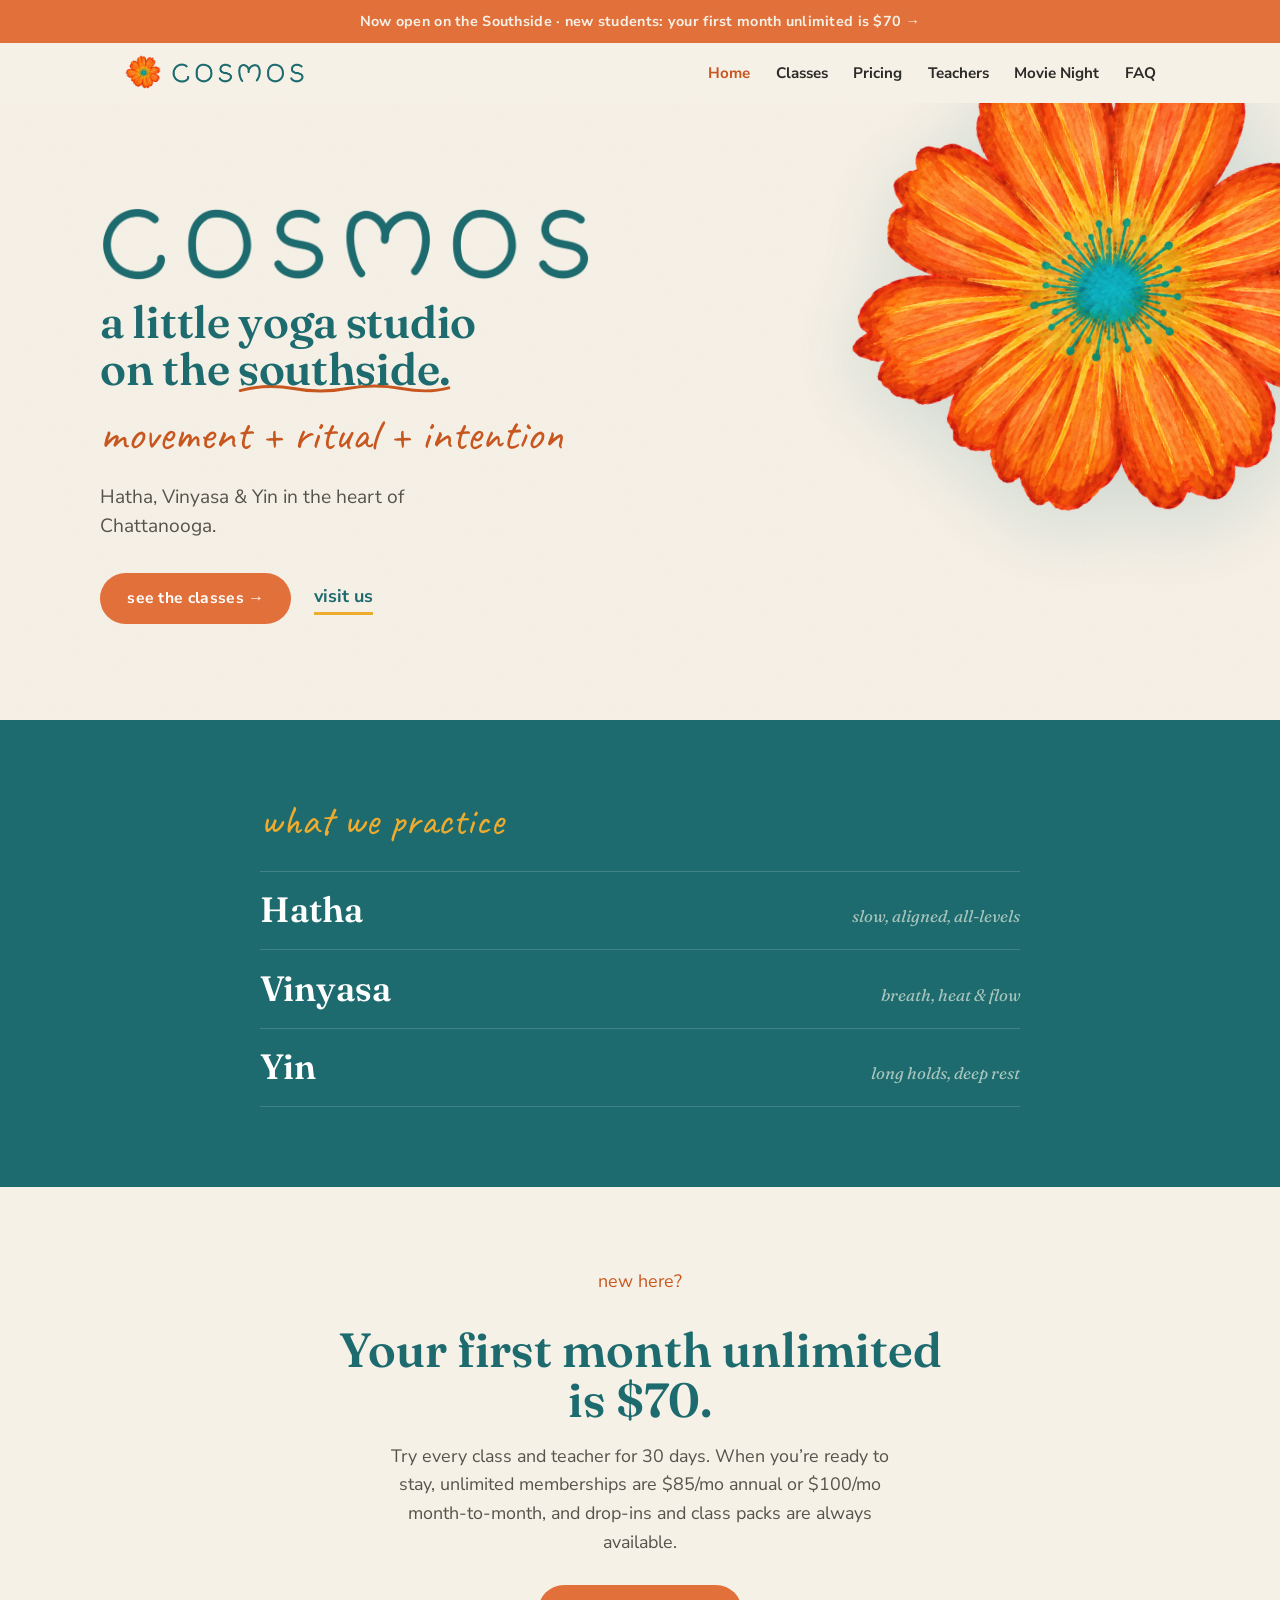
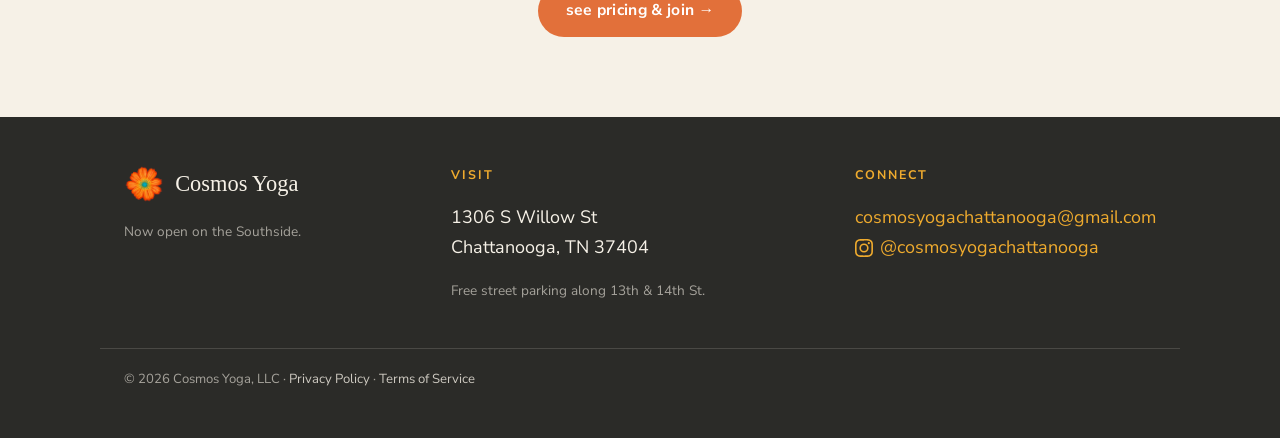
<file: index.html>
<!DOCTYPE html>
<html lang="en">
<head>
<meta charset="utf-8">
<meta name="viewport" content="width=device-width, initial-scale=1">
<title>Cosmos Yoga | Chattanooga</title>
<meta name="description" content="Cosmos Yoga, a Hatha, Vinyasa & Yin studio in Chattanooga, TN. Movement + Ritual + Intention. Now open on the Southside.">
<link rel="canonical" href="https://cosmosyogachattanooga.com/">
<meta name="theme-color" content="#1d6b6e">
<link rel="icon" type="image/png" href="assets/favicon.png?v=4">
<link rel="apple-touch-icon" href="assets/favicon.png?v=4">
<!-- Open Graph / social -->
<meta property="og:type" content="website">
<meta property="og:site_name" content="Cosmos Yoga">
<meta property="og:title" content="Cosmos Yoga | Yoga Studio in Chattanooga, TN">
<meta property="og:description" content="A Hatha, Vinyasa & Yin studio. Movement + Ritual + Intention. Now open on the Southside.">
<meta property="og:url" content="https://cosmosyogachattanooga.com/">
<meta property="og:image" content="https://cosmosyogachattanooga.com/assets/og-image.png">
<meta property="og:image:width" content="1200">
<meta property="og:image:height" content="630">
<meta property="og:image:alt" content="Cosmos Yoga · Movement + Ritual + Intention, Chattanooga, Tennessee">
<meta name="twitter:card" content="summary_large_image">
<meta name="twitter:title" content="Cosmos Yoga | Yoga Studio in Chattanooga, TN">
<meta name="twitter:description" content="A Hatha, Vinyasa & Yin studio. Now open on the Southside.">
<meta name="twitter:image" content="https://cosmosyogachattanooga.com/assets/og-image.png">
<!-- Local business structured data -->
<script type="application/ld+json">
{
  "@context": "https://schema.org",
  "@type": ["LocalBusiness", "HealthClub"],
  "name": "Cosmos Yoga",
  "description": "A Hatha, Vinyasa & Yin yoga studio in Chattanooga, TN.",
  "slogan": "Movement + Ritual + Intention",
  "url": "https://cosmosyogachattanooga.com/",
  "logo": "https://cosmosyogachattanooga.com/assets/favicon.png",
  "image": "https://cosmosyogachattanooga.com/assets/og-image.png",
  "priceRange": "$$",
  "address": {
    "@type": "PostalAddress",
    "streetAddress": "1306 S Willow St",
    "addressLocality": "Chattanooga",
    "addressRegion": "TN",
    "postalCode": "37404",
    "addressCountry": "US"
  },
  "sameAs": ["https://instagram.com/cosmosyogachattanooga"]
}
</script>
<link rel="preconnect" href="https://fonts.googleapis.com">
<link rel="preconnect" href="https://fonts.gstatic.com" crossorigin>
<link href="https://fonts.googleapis.com/css2?family=Fraunces:ital,opsz,wght@0,9..144,500;0,9..144,600;1,9..144,500&family=Caveat:wght@600;700&family=Nunito+Sans:wght@400;600;700&display=swap" rel="stylesheet">
<link rel="stylesheet" href="assets/style.css?v=20261120">
<!-- Meta Pixel Code -->
<script>
!function(f,b,e,v,n,t,s)
{if(f.fbq)return;n=f.fbq=function(){n.callMethod?
n.callMethod.apply(n,arguments):n.queue.push(arguments)};
if(!f._fbq)f._fbq=n;n.push=n;n.loaded=!0;n.version='2.0';
n.queue=[];t=b.createElement(e);t.async=!0;
t.src=v;s=b.getElementsByTagName(e)[0];
s.parentNode.insertBefore(t,s)}(window, document,'script',
'https://connect.facebook.net/en_US/fbevents.js');
fbq('init', '1400458978895224');
fbq('track', 'PageView');
</script>
<noscript><img height="1" width="1" style="display:none"
src="https://www.facebook.com/tr?id=1400458978895224&ev=PageView&noscript=1"
/></noscript>
<!-- End Meta Pixel Code -->
</head>
<body class="home-zine">

<a class="bf-banner" id="bf-banner" href="black-friday/">
  <span class="bf-banner-stamp"><img src="assets/black-friday/stamp.svg" alt=""></span>
  <span class="bf-banner-txt"><strong>Early Black Friday deals</strong><span>$25 for 3 classes &middot; $35 two weeks unlimited &middot; $85/mo month to month</span></span>
  <span class="bf-banner-go">See the deals &rarr;</span>
</a>
<a class="soft-banner" id="soft-banner" href="pricing.html" hidden>Now open on the Southside &middot; new students: your first month unlimited is $70 &rarr;</a>
<script>
// The deals run through Mon Nov 30, 2026; from Dec 1 (Chattanooga time) the usual banner comes back.
if (Date.now() >= Date.parse("2026-12-01T00:00:00-06:00")) {
  document.getElementById("bf-banner").hidden = true;
  document.getElementById("soft-banner").hidden = false;
}
</script>

<header class="site-header">
  <nav class="nav">
    <a class="brand" href="index.html"><img src="assets/logo-mark.png?v=4" alt="Cosmos Yoga"><span class="cosmos-wordmark brand-wordmark" aria-hidden="true"></span></a>
    <div class="nav-links">
      <a href="index.html" class="active">Home</a>
      <a href="classes.html">Classes</a>
      <a href="pricing.html">Pricing</a>
      <a href="teachers.html">Teachers</a>
      <a href="movie-night.html">Movie Night</a>
      <a href="faq.html">FAQ</a>
    </div>
  </nav>
</header>

<section class="zine-hero">
  <img class="zine-bloom" src="assets/logo.png?v=4" alt="">
  <div class="zine-hero-inner">
    <h1 class="cosmos-wordmark hero-wordmark"><span class="visually-hidden">Cosmos Yoga</span></h1>
    <p class="zine-subhead">a little yoga studio on the <span class="ul">Southside.</span></p>
    <p class="zine-script">movement + ritual + intention</p>
    <p class="zine-lead">Hatha, Vinyasa &amp; Yin in the heart of Chattanooga.</p>
    <div class="zine-cta">
      <a class="btn" href="classes.html">see the classes &rarr;</a>
      <a class="link-underline" href="#visit">visit us</a>
    </div>
  </div>
</section>

<section class="zine-practice">
  <div class="inner">
    <p class="zine-kicker">what we practice</p>
    <div class="zine-row"><h3>Hatha</h3><span>slow, aligned, all-levels</span></div>
    <div class="zine-row"><h3>Vinyasa</h3><span>breath, heat &amp; flow</span></div>
    <div class="zine-row"><h3>Yin</h3><span>long holds, deep rest</span></div>
  </div>
</section>

<section class="zine-invite">
  <div class="inner">
    <p class="zine-kicker">new here?</p>
    <h2>Your first month unlimited is $70.</h2>
    <p>Try every class and teacher for 30 days. When you&rsquo;re ready to stay, unlimited memberships are
      $85/mo annual or $100/mo month-to-month, and drop-ins and class packs are always available.</p>
    <a class="btn" href="pricing.html">see pricing &amp; join &rarr;</a>
  </div>
</section>

<footer class="site-footer" id="visit">
  <div class="wrap">
    <div>
      <div class="foot-brand"><img src="assets/logo-mark.png?v=4" alt=""> Cosmos Yoga</div>
      <p class="muted mt-1">Now open on the Southside.</p>
    </div>
    <div>
      <h4>Visit</h4>
      <p>1306 S Willow St<br>Chattanooga, TN 37404</p>
      <p class="muted">Free street parking along 13th &amp; 14th St.</p>
    </div>
    <div>
      <h4>Connect</h4>
      <p><a href="mailto:cosmosyogachattanooga@gmail.com">cosmosyogachattanooga@gmail.com</a><br>
      <a class="ig-link" href="https://instagram.com/cosmosyogachattanooga"><svg class="ig-icon" viewBox="0 0 24 24" aria-hidden="true"><path d="M12 2.16c3.2 0 3.58.01 4.85.07 1.17.05 1.8.25 2.23.42.56.22.96.48 1.38.9.42.42.68.82.9 1.38.16.43.36 1.06.41 2.23.06 1.27.07 1.65.07 4.85s-.01 3.58-.07 4.85c-.05 1.17-.25 1.8-.41 2.23-.22.56-.48.96-.9 1.38-.42.42-.82.68-1.38.9-.43.16-1.06.36-2.23.41-1.27.06-1.65.07-4.85.07s-3.58-.01-4.85-.07c-1.17-.05-1.8-.25-2.23-.41-.56-.22-.96-.48-1.38-.9-.42-.42-.68-.82-.9-1.38-.16-.43-.36-1.06-.41-2.23-.06-1.27-.07-1.65-.07-4.85s.01-3.58.07-4.85c.05-1.17.25-1.8.41-2.23.22-.56.48-.96.9-1.38.42-.42.82-.68 1.38-.9.43-.16 1.06-.36 2.23-.41 1.27-.06 1.65-.07 4.85-.07M12 0C8.74 0 8.33.01 7.05.07 5.78.13 4.9.33 4.14.63c-.79.31-1.46.72-2.13 1.38C1.35 2.68.94 3.35.63 4.14.33 4.9.13 5.78.07 7.05.01 8.33 0 8.74 0 12s.01 3.67.07 4.95c.06 1.27.26 2.15.56 2.91.31.79.72 1.46 1.38 2.13.67.66 1.34 1.07 2.13 1.38.76.3 1.64.5 2.91.56C8.33 23.99 8.74 24 12 24s3.67-.01 4.95-.07c1.27-.06 2.15-.26 2.91-.56.79-.31 1.46-.72 2.13-1.38.66-.67 1.07-1.34 1.38-2.13.3-.76.5-1.64.56-2.91.06-1.28.07-1.69.07-4.95s-.01-3.67-.07-4.95c-.06-1.27-.26-2.15-.56-2.91-.31-.79-.72-1.46-1.38-2.13-.67-.66-1.34-1.07-2.13-1.38-.76-.3-1.64-.5-2.91-.56C15.67.01 15.26 0 12 0z"/><path d="M12 5.84A6.16 6.16 0 1018.16 12 6.16 6.16 0 0012 5.84zM12 16a4 4 0 114-4 4 4 0 01-4 4z"/><circle cx="18.41" cy="5.59" r="1.44"/></svg>@cosmosyogachattanooga</a></p>
    </div>
  </div>
  <div class="wrap foot-legal">
    <p>&copy; 2026 Cosmos Yoga, LLC &middot; <a href="privacy.html">Privacy Policy</a> &middot; <a href="terms.html">Terms of Service</a></p>
  </div>
</footer>

</body>
</html>
</file>
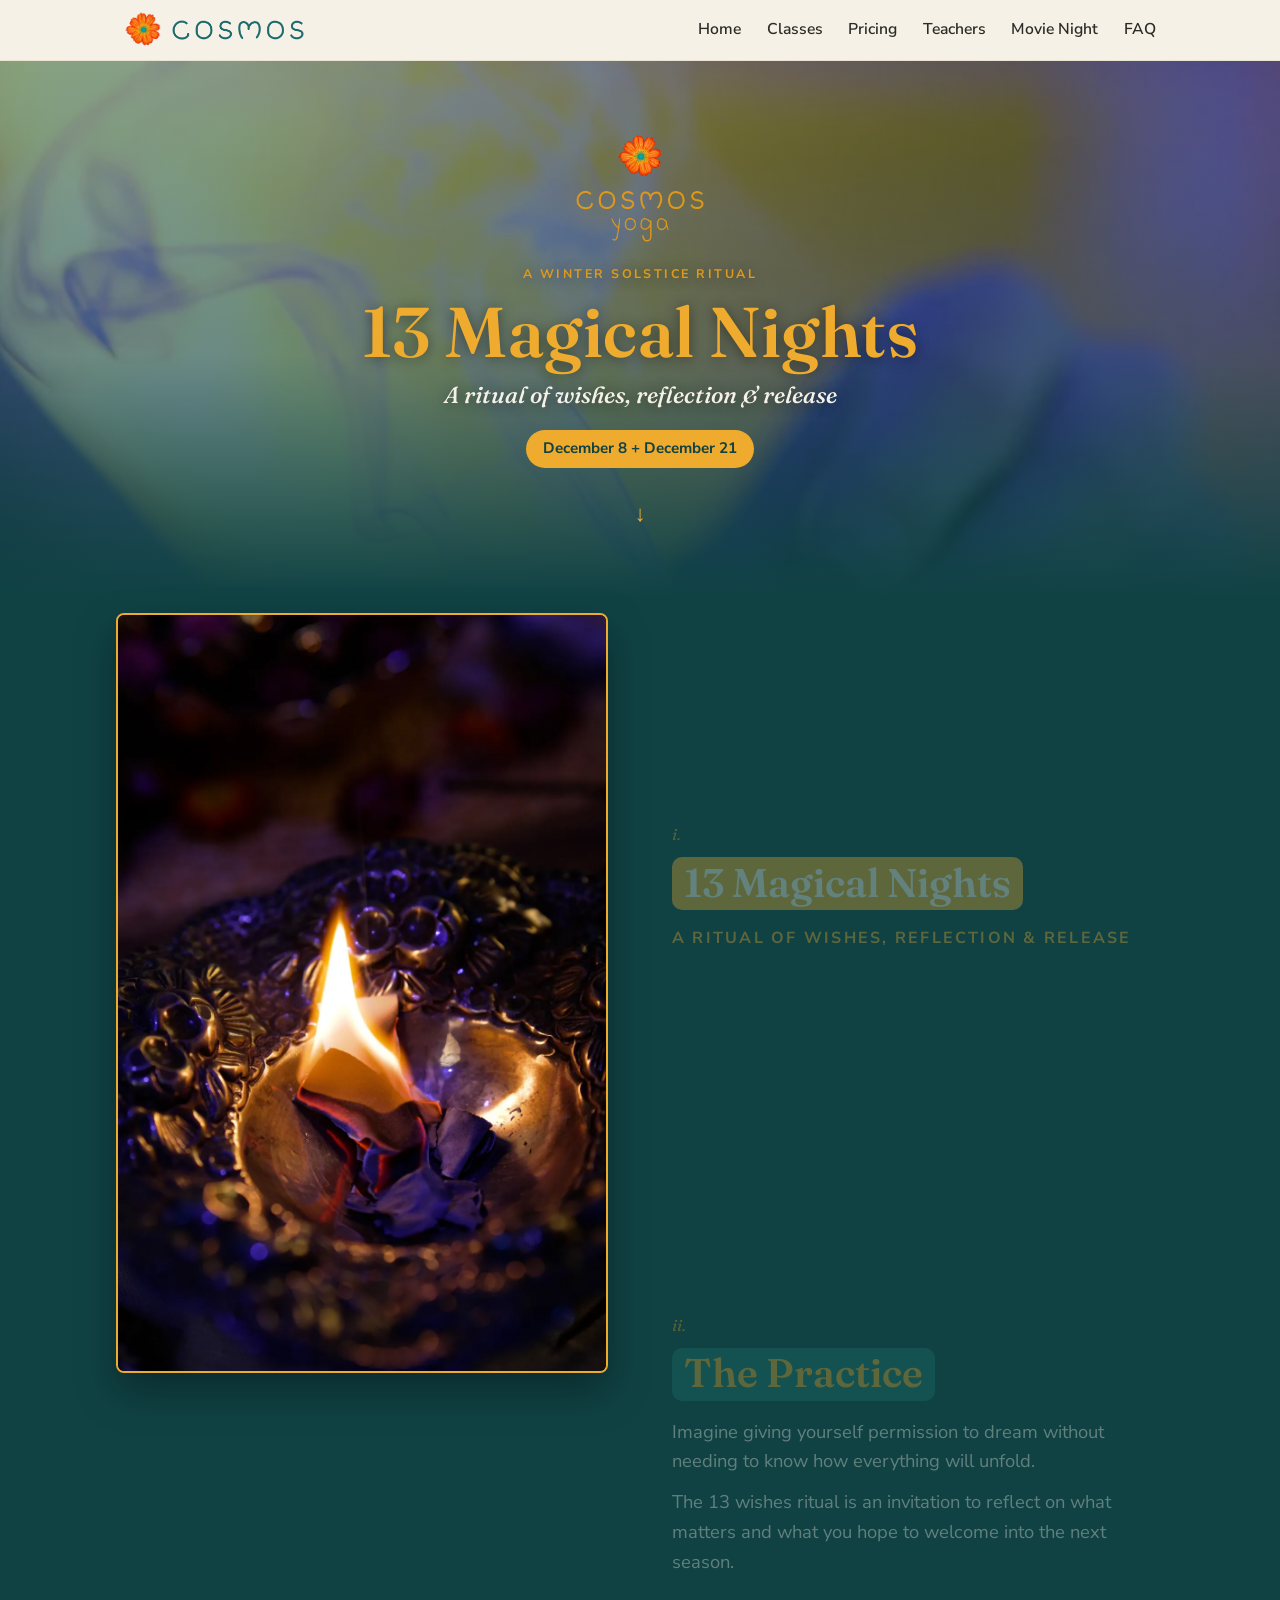
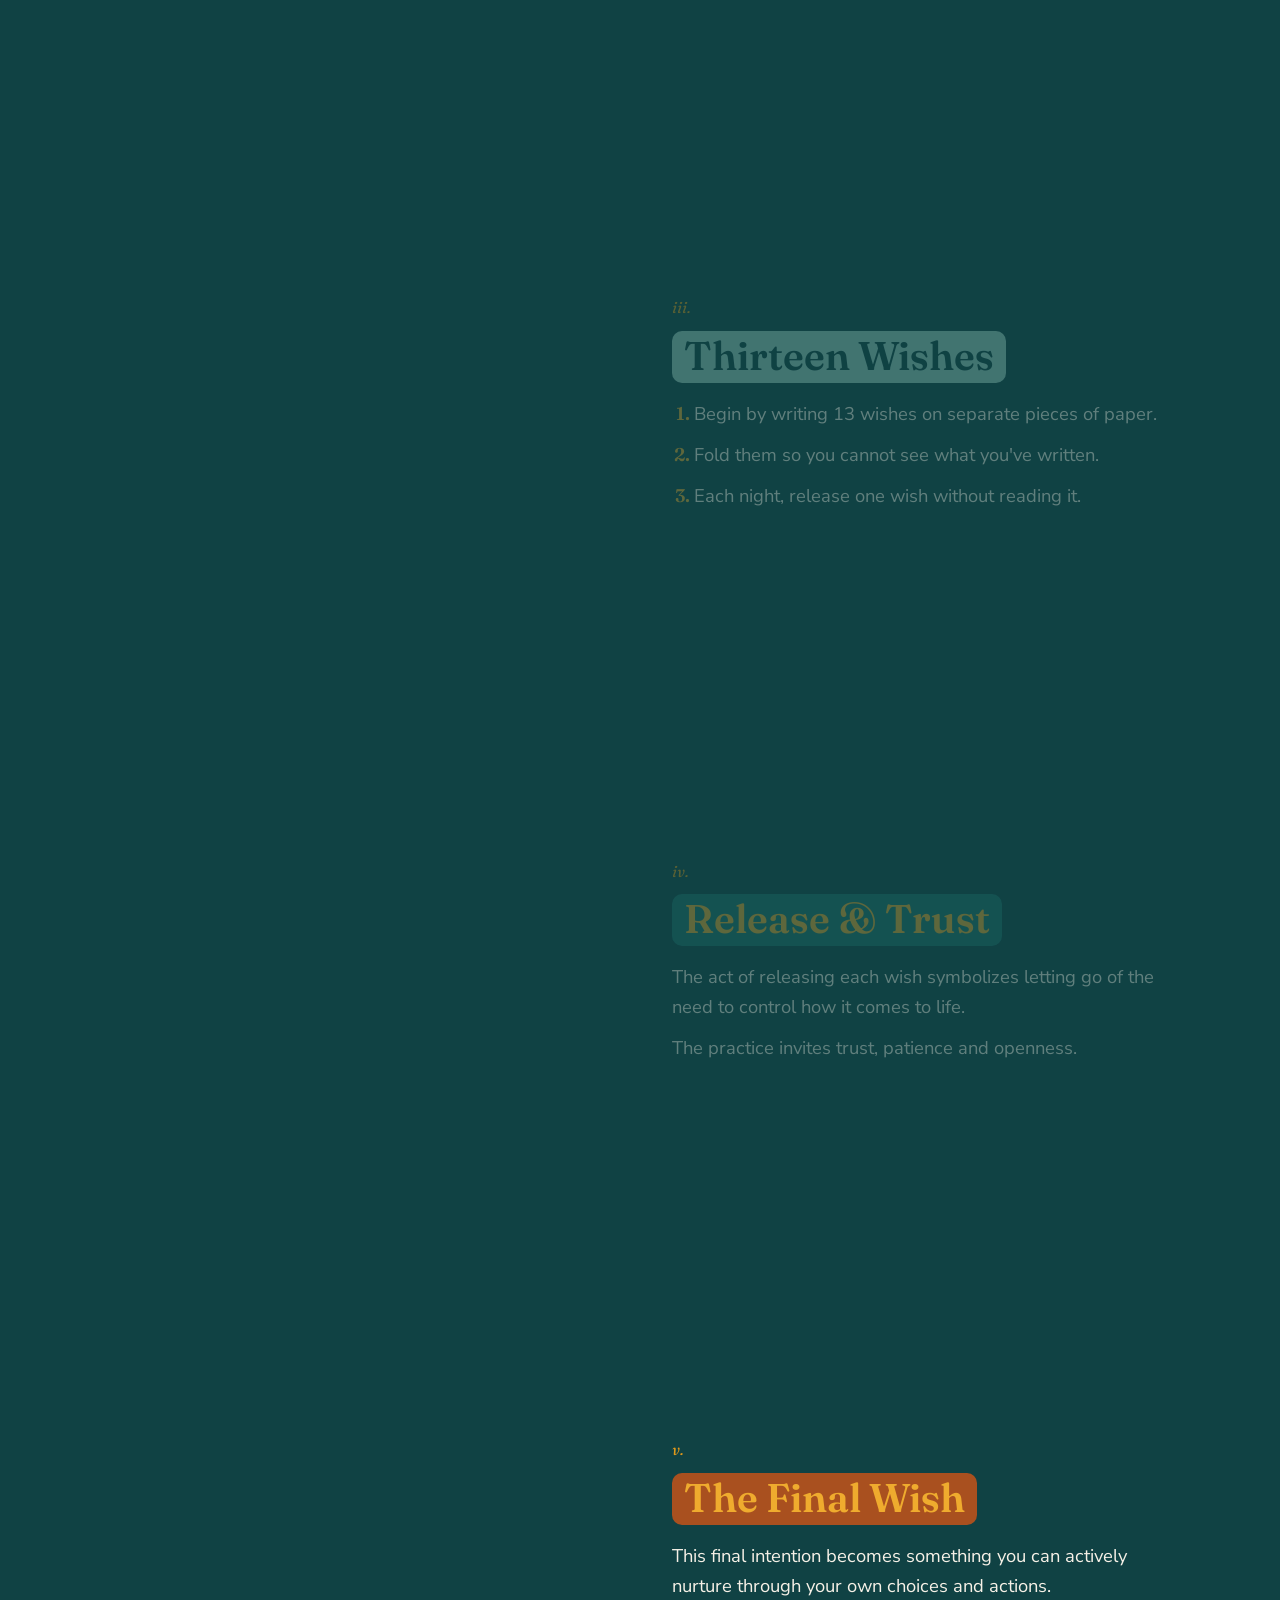
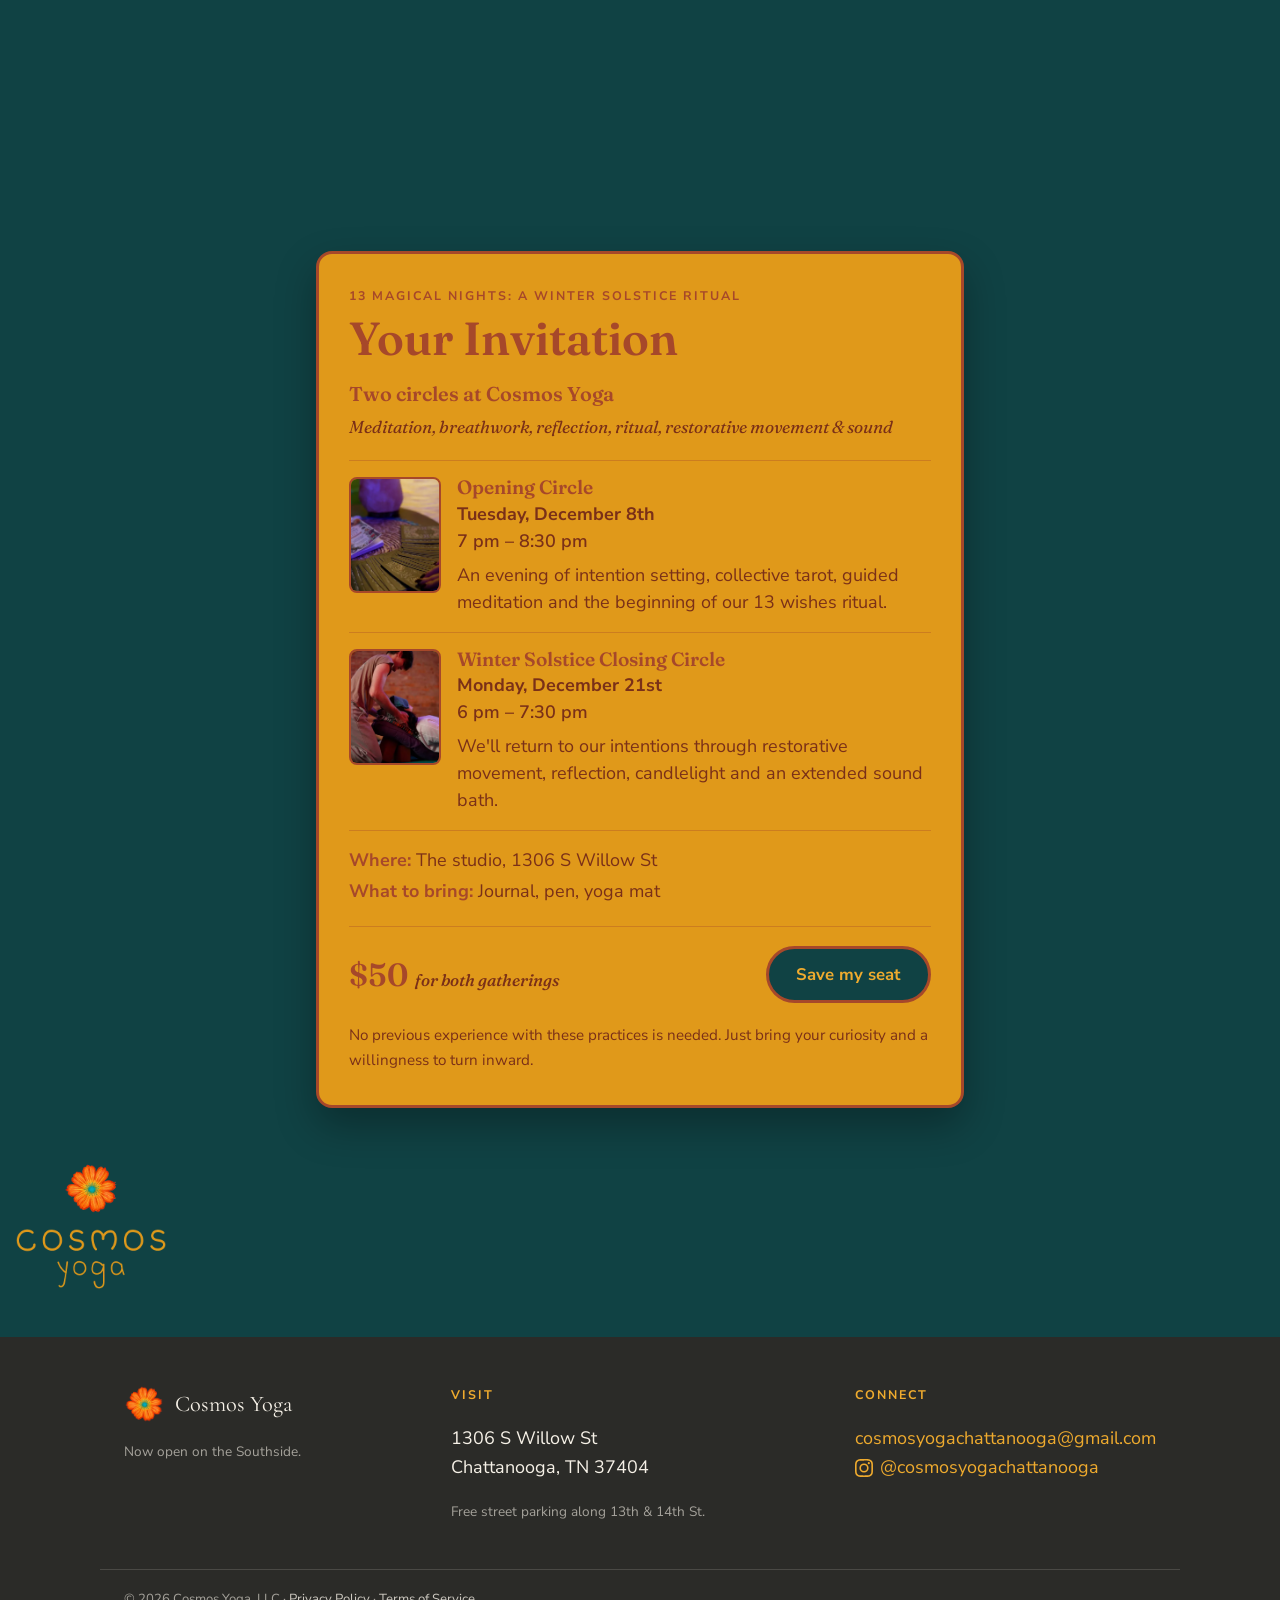
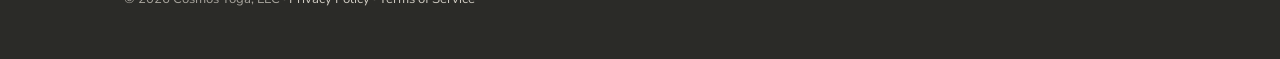
<file: 13-magical-nights/index.html>
<!DOCTYPE html>
<html lang="en">
<head>
<meta charset="utf-8">
<meta name="viewport" content="width=device-width, initial-scale=1">
<title>13 Magical Nights: A Winter Solstice Ritual | Cosmos Yoga</title>
<meta name="description" content="13 Magical Nights at Cosmos Yoga: a ritual of wishes, reflection and release. Two circles, December 8 and December 21, $50 for both gatherings.">
<link rel="canonical" href="https://cosmosyogachattanooga.com/13-magical-nights/">
<meta name="theme-color" content="#104244">
<link rel="icon" type="image/png" href="../assets/favicon.png?v=4">
<link rel="apple-touch-icon" href="../assets/favicon.png?v=4">
<meta property="og:type" content="website">
<meta property="og:site_name" content="Cosmos Yoga">
<meta property="og:title" content="13 Magical Nights: A Winter Solstice Ritual">
<meta property="og:description" content="A ritual of wishes, reflection and release. Two circles at Cosmos Yoga, December 8 + December 21. $50 for both gatherings.">
<meta property="og:url" content="https://cosmosyogachattanooga.com/13-magical-nights/">
<meta property="og:image" content="https://cosmosyogachattanooga.com/assets/magical-nights/og.jpg">
<meta property="og:image:width" content="1080">
<meta property="og:image:height" content="1350">
<meta property="og:image:alt" content="A hand writing in a journal on an embroidered cloth, with the words 13 Magical Nights">
<meta name="twitter:card" content="summary_large_image">
<meta name="twitter:title" content="13 Magical Nights: A Winter Solstice Ritual">
<meta name="twitter:description" content="Two circles at Cosmos Yoga, December 8 + December 21. $50 for both gatherings.">
<meta name="twitter:image" content="https://cosmosyogachattanooga.com/assets/magical-nights/og.jpg">
<link rel="preconnect" href="https://fonts.googleapis.com">
<link rel="preconnect" href="https://fonts.gstatic.com" crossorigin>
<link href="https://fonts.googleapis.com/css2?family=Cormorant+Garamond:ital,wght@0,500;0,600;1,500&family=Fraunces:ital,wght@0,500;0,600;0,700;1,500&family=Nunito+Sans:wght@400;600;700&display=swap" rel="stylesheet">
<link rel="stylesheet" href="../assets/style.css?v=20261111b">
<style>
/* 13 Magical Nights landing page. Colours from the email in the Designer
   (deep teal blocks, saffron words, amber booking card with rust edges) and
   the pills on the Instagram slides. Photos: the "13 Magical Nights Promo"
   uploads in Brand > Photos & video, each beside the words it belongs to. */
.mn {
  --mn-teal: #104244; --mn-teal-2: #165457; --mn-gold: #efab2e; --mn-amber: #e0991a;
  --mn-rust: #a6482a; --mn-cream: #f6f1e7; --mn-sea: #9fd0c4; --mn-plum: #5a3a7a;
  background: var(--mn-teal); color: var(--mn-cream);
  font-family: var(--sans);
}

/* hero: Photo 1 behind a teal veil */
.mn-hero { position: relative; overflow: hidden; text-align: center; padding: 4.5rem 16px 4rem; isolation: isolate; }
.mn-hero > img.bg { position: absolute; inset: 0; width: 100%; height: 100%; object-fit: cover; object-position: center 35%; z-index: -2; }
.mn-hero::after { content: ""; position: absolute; inset: 0; z-index: -1;
  background: linear-gradient(180deg, rgba(16,66,68,.5) 0%, rgba(16,66,68,.62) 55%, var(--mn-teal) 100%); }
.mn-hero img.mn-lockup { width: 128px; height: auto; display: block; margin: 0 auto 1.4rem; }
.mn-kicker { text-transform: uppercase; letter-spacing: .2em; font-size: .78rem; font-weight: 700; color: var(--mn-amber); margin: 0 0 .7rem; }
.mn-hero h1, .mn-hero .mn-sub, .mn-kicker { text-shadow: 0 2px 14px rgba(0,0,0,.45); }
.mn-hero h1 { font-family: "Fraunces", var(--serif); font-weight: 600; color: var(--mn-gold); font-size: clamp(2.5rem, 7.5vw, 4.4rem); line-height: 1.02; margin: 0 0 .5rem; }
.mn-hero .mn-sub { font-family: "Fraunces", var(--serif); font-style: italic; font-weight: 500; color: var(--mn-cream); font-size: clamp(1.1rem, 3vw, 1.45rem); margin: 0 0 1rem; }
.mn-dates { display: inline-block; font-weight: 700; color: var(--mn-teal); background: var(--mn-gold); border-radius: 999px; padding: .4rem 1.05rem; font-size: .95rem; }
.mn-scroll-cue { display: block; margin: 1.8rem auto 0; color: var(--mn-gold); font-size: 1.4rem; text-decoration: none; animation: mn-bob 2.4s ease-in-out infinite; }
@keyframes mn-bob { 50% { transform: translateY(6px); } }

/* the story: photos beside the words */
.mn-story { max-width: 1080px; margin: 0 auto; padding: 1rem 16px 2rem; display: grid; grid-template-columns: minmax(0, 1fr) minmax(0, 1fr); gap: 0 4rem; }
.mn-pin { position: sticky; top: 92px; height: calc(100vh - 124px); max-height: 760px; align-self: start; }
.mn-pin .frame { position: relative; height: 100%; border: 2px solid var(--mn-gold); border-radius: 8px; overflow: hidden; background: #0b3133; box-shadow: 0 18px 40px rgba(0,0,0,.35); }
.mn-pin img { position: absolute; inset: 0; width: 100%; height: 100%; object-fit: cover; opacity: 0; transform: scale(1.04); transition: opacity .7s ease, transform 1.2s ease; }
.mn-pin img.on { opacity: 1; transform: none; }
.mn-steps { padding: 0; }
.mn-step { min-height: 62vh; display: flex; flex-direction: column; justify-content: center; padding: 2rem 0; opacity: .35; transition: opacity .5s; }
.mn-step.on { opacity: 1; }
.mn-step .ph { display: none; }
.mn-step .n { font-family: "Fraunces", var(--serif); font-style: italic; color: var(--mn-amber); font-size: 1rem; margin: 0 0 .6rem; }
.mn-step h2 { align-self: flex-start; font-family: "Fraunces", var(--serif); font-weight: 600; font-size: clamp(1.8rem, 4.4vw, 2.5rem); line-height: 1.1; margin: 0 0 1rem; padding: .2rem .75rem .32rem; border-radius: 10px; }
.mn-step p, .mn-step li { font-size: 1.15rem; line-height: 1.62; margin: 0 0 .7rem; color: var(--mn-cream); }
.mn-step ol { margin: 0; padding-left: 1.4rem; }
.mn-step ol li::marker { color: var(--mn-gold); font-family: "Fraunces", var(--serif); font-weight: 600; }
.mn-step .tag { text-transform: uppercase; letter-spacing: .14em; font-size: 1rem; font-weight: 700; color: var(--mn-gold); }
/* each heading wears its slide's pill */
.mn-step[data-i="0"] h2 { background: var(--mn-gold); color: #fff8ea; }
.mn-step[data-i="1"] h2, .mn-step[data-i="3"] h2 { background: #1f6f6c; color: var(--mn-gold); }
.mn-step[data-i="2"] h2 { background: var(--mn-sea); color: var(--mn-teal); }
.mn-step[data-i="4"] h2 { background: #a9501f; color: var(--mn-gold); }

/* booking card, the email's event block */
.mn-book { max-width: 680px; margin: 1rem auto 0; padding: 0 16px 3.4rem; scroll-margin-top: 90px; }
.mn-card { background: var(--mn-amber); border: 3px solid var(--mn-rust); border-radius: 16px; padding: 2rem 1.9rem 2rem; color: var(--mn-rust); box-shadow: 0 18px 40px rgba(0,0,0,.3); }
.mn-card .k { font-weight: 700; margin: 0 0 .5rem; font-size: .78rem; text-transform: uppercase; letter-spacing: .16em; }
.mn-card h2 { font-family: "Fraunces", var(--serif); font-weight: 600; color: var(--mn-rust); font-size: clamp(2.1rem, 6vw, 2.9rem); line-height: 1.05; margin: 0 0 .8rem; }
.mn-lead { font-family: "Fraunces", var(--serif); font-weight: 600; font-size: 1.25rem; margin: 0 0 .25rem; color: var(--mn-rust); }
.mn-what { font-family: "Fraunces", var(--serif); font-style: italic; font-size: 1.08rem; line-height: 1.5; margin: 0 0 1.3rem; color: #7a3018; }
.mn-circle { display: grid; grid-template-columns: 92px 1fr; gap: 1rem; align-items: start; padding: 1rem 0; border-top: 1.5px solid rgba(166,72,42,.35); }
.mn-circle img { width: 92px; height: 116px; object-fit: cover; border-radius: 8px; border: 2px solid var(--mn-rust); display: block; }
.mn-circle h3 { font-family: "Fraunces", var(--serif); font-weight: 600; color: var(--mn-rust); font-size: 1.2rem; margin: 0; }
.mn-circle .t { font-weight: 700; margin: .15rem 0 .4rem; }
.mn-circle .t span { display: block; font-weight: 600; color: #7a3018; }
.mn-circle p { margin: 0; line-height: 1.5; color: #7a3018; }
.mn-meta { border-top: 1.5px solid rgba(166,72,42,.35); padding-top: .9rem; margin: 0 0 1.2rem; line-height: 1.7; color: #7a3018; }
.mn-meta strong { color: var(--mn-rust); }
.mn-buy { display: flex; flex-wrap: wrap; align-items: center; justify-content: space-between; gap: .9rem 1.2rem; border-top: 1.5px solid rgba(166,72,42,.35); padding-top: 1.2rem; }
.mn-price { font-family: "Fraunces", var(--serif); font-weight: 600; font-size: 2rem; line-height: 1; color: var(--mn-rust); margin: 0; }
.mn-price span { font-size: 1.05rem; font-weight: 500; font-style: italic; color: #7a3018; }
.mn-btn { display: inline-block; background: var(--mn-teal); color: var(--mn-gold); border: 3px solid var(--mn-rust); border-radius: 999px; padding: .75rem 1.7rem; font-weight: 700; font-size: 1.05rem; text-decoration: none; transition: transform .15s, background .15s; }
.mn-btn:hover { background: var(--mn-teal-2); transform: translateY(-1px); color: var(--mn-gold); }
.mn-fine { margin: 1.2rem 0 0; font-size: .95rem; color: #7a3018; }
.mn-foot-lockup { text-align: center; padding: 0 16px 3rem; }
.mn-foot-lockup img { width: 150px; height: auto; }

/* phones and narrow windows: each photo sits above its words */
@media (max-width: 820px) {
  .mn-story { display: block; padding-top: 0; }
  .mn-pin { display: none; }
  .mn-step { min-height: 0; opacity: 1; padding: 1.6rem 0 2.2rem; }
  .mn-step .ph { display: block; width: 100%; height: auto; aspect-ratio: 4 / 5; object-fit: cover; border: 2px solid var(--mn-gold); border-radius: 8px; margin: 0 0 1.3rem; }
  .mn-hero { padding: 3rem 16px 2.6rem; }
}
@media (max-width: 420px) {
  .mn-card { padding: 1.6rem 1.25rem 1.7rem; }
  .mn-circle { grid-template-columns: 72px 1fr; gap: .8rem; }
  .mn-circle img { width: 72px; height: 92px; }
}
@media (prefers-reduced-motion: reduce) {
  .mn-pin img, .mn-step { transition: none; }
  .mn-scroll-cue { animation: none; }
}
</style>
<!-- Meta Pixel Code -->
<script>
!function(f,b,e,v,n,t,s)
{if(f.fbq)return;n=f.fbq=function(){n.callMethod?
n.callMethod.apply(n,arguments):n.queue.push(arguments)};
if(!f._fbq)f._fbq=n;n.push=n;n.loaded=!0;n.version='2.0';
n.queue=[];t=b.createElement(e);t.async=!0;
t.src=v;s=b.getElementsByTagName(e)[0];
s.parentNode.insertBefore(t,s)}(window, document,'script',
'https://connect.facebook.net/en_US/fbevents.js');
fbq('init', '1400458978895224');
fbq('track', 'PageView');
</script>
<noscript><img height="1" width="1" style="display:none"
src="https://www.facebook.com/tr?id=1400458978895224&ev=PageView&noscript=1"
/></noscript>
<!-- End Meta Pixel Code -->
</head>
<body>

<header class="site-header">
  <nav class="nav">
    <a class="brand" href="../index.html"><img src="../assets/logo-mark.png?v=4" alt="Cosmos Yoga"><span class="cosmos-wordmark brand-wordmark" aria-hidden="true"></span></a>
    <div class="nav-links">
      <a href="../index.html">Home</a>
      <a href="../classes.html">Classes</a>
      <a href="../pricing.html">Pricing</a>
      <a href="../teachers.html">Teachers</a>
      <a href="../movie-night.html">Movie Night</a>
      <a href="../faq.html">FAQ</a>
    </div>
  </nav>
</header>

<main class="mn">
  <section class="mn-hero">
    <img class="bg" src="../assets/magical-nights/incense.webp" alt="" width="1080" height="1920">
    <img class="mn-lockup" src="../assets/magical-nights/lockup.webp" alt="Cosmos Yoga" width="400" height="338">
    <p class="mn-kicker">A Winter Solstice Ritual</p>
    <h1>13 Magical Nights</h1>
    <p class="mn-sub">A ritual of wishes, reflection &amp; release</p>
    <span class="mn-dates">December 8 + December 21</span>
    <a class="mn-scroll-cue" href="#story" aria-label="Read on">&#8595;</a>
  </section>

  <section class="mn-story" id="story">
    <div class="mn-pin" aria-hidden="true">
      <div class="frame">
        <img class="on" src="../assets/magical-nights/invitation.webp" style="object-position:center 62%" alt="" width="1080" height="1920">
        <img src="../assets/magical-nights/practice.webp" style="object-position:center 42%" alt="" width="1080" height="1920" loading="lazy">
        <img src="../assets/magical-nights/wishes.webp" style="object-position:center 40%" alt="" width="1080" height="1920" loading="lazy">
        <img src="../assets/magical-nights/release.webp" style="object-position:center 45%" alt="" width="1080" height="1920" loading="lazy">
        <img src="../assets/magical-nights/final-wish.webp" style="object-position:center 55%" alt="" width="1080" height="1920" loading="lazy">
      </div>
    </div>

    <div class="mn-steps">
      <article class="mn-step on" data-i="0">
        <img class="ph" src="../assets/magical-nights/invitation.webp" style="object-position:center 62%" alt="A match being lit over a card with a snake drawn on it, beside dried flowers" width="1080" height="1920" loading="lazy">
        <p class="n">i.</p>
        <h2>13 Magical Nights</h2>
        <p class="tag">A ritual of wishes, reflection &amp; release</p>
      </article>
      <article class="mn-step" data-i="1">
        <img class="ph" src="../assets/magical-nights/practice.webp" style="object-position:center 42%" alt="A teacher seated at the front of the studio before students resting on bolsters" width="1080" height="1920" loading="lazy">
        <p class="n">ii.</p>
        <h2>The Practice</h2>
        <p>Imagine giving yourself permission to dream without needing to know how everything will unfold.</p>
        <p>The 13 wishes ritual is an invitation to reflect on what matters and what you hope to welcome into the next season.</p>
      </article>
      <article class="mn-step" data-i="2">
        <img class="ph" src="../assets/magical-nights/wishes.webp" style="object-position:center 40%" alt="Folded paper wishes in a bowl beside a hand writing a wish in a notebook" width="1080" height="1920" loading="lazy">
        <p class="n">iii.</p>
        <h2>Thirteen Wishes</h2>
        <ol>
          <li>Begin by writing 13 wishes on separate pieces of paper.</li>
          <li>Fold them so you cannot see what you've written.</li>
          <li>Each night, release one wish without reading it.</li>
        </ol>
      </article>
      <article class="mn-step" data-i="3">
        <img class="ph" src="../assets/magical-nights/release.webp" style="object-position:center 45%" alt="A hand holding a paper wish to a candle flame" width="1080" height="1920" loading="lazy">
        <p class="n">iv.</p>
        <h2>Release &amp; Trust</h2>
        <p>The act of releasing each wish symbolizes letting go of the need to control how it comes to life.</p>
        <p>The practice invites trust, patience and openness.</p>
      </article>
      <article class="mn-step" data-i="4">
        <img class="ph" src="../assets/magical-nights/final-wish.webp" style="object-position:center 55%" alt="A paper wish burning in an ornate brass bowl" width="1080" height="1920" loading="lazy">
        <p class="n">v.</p>
        <h2>The Final Wish</h2>
        <p>This final intention becomes something you can actively nurture through your own choices and actions.</p>
      </article>
    </div>
  </section>

  <section class="mn-book" id="book">
    <div class="mn-card">
      <p class="k">13 Magical Nights: A Winter Solstice Ritual</p>
      <h2>Your Invitation</h2>
      <p class="mn-lead">Two circles at Cosmos Yoga</p>
      <p class="mn-what">Meditation, breathwork, reflection, ritual, restorative movement &amp; sound</p>
      <div class="mn-circle">
        <img src="../assets/magical-nights/tarot-sm.webp" alt="Tarot cards fanned out beside a salt lamp" width="400" height="711" loading="lazy">
        <div>
          <h3>Opening Circle</h3>
          <p class="t">Tuesday, December 8th<span>7 pm – 8:30 pm</span></p>
          <p>An evening of intention setting, collective tarot, guided meditation and the beginning of our 13 wishes ritual.</p>
        </div>
      </div>
      <div class="mn-circle">
        <img src="../assets/magical-nights/restorative-sm.webp" alt="A teacher giving a gentle assist to a student in a restorative pose" width="400" height="711" loading="lazy">
        <div>
          <h3>Winter Solstice Closing Circle</h3>
          <p class="t">Monday, December 21st<span>6 pm – 7:30 pm</span></p>
          <p>We'll return to our intentions through restorative movement, reflection, candlelight and an extended sound bath.</p>
        </div>
      </div>
      <p class="mn-meta"><strong>Where:</strong> The studio, 1306 S Willow St<br><strong>What to bring:</strong> Journal, pen, yoga mat</p>
      <div class="mn-buy">
        <p class="mn-price">$50 <span>for both gatherings</span></p>
        <a class="mn-btn" href="https://go.mindbodyonline.com/book/app/pricing/bus_11kZEJgGrRECjp3272/po_11kZEJgGrRECjK3qX8">Save my seat</a>
      </div>
      <p class="mn-fine">No previous experience with these practices is needed. Just bring your curiosity and a willingness to turn inward.</p>
    </div>
  </section>

  <div class="mn-foot-lockup"><img src="../assets/magical-nights/lockup.webp" alt="" width="400" height="338" loading="lazy"></div>
</main>

<footer class="site-footer">
  <div class="wrap">
    <div>
      <div class="foot-brand"><img src="../assets/logo-mark.png?v=4" alt=""> Cosmos Yoga</div>
      <p class="muted mt-1">Now open on the Southside.</p>
    </div>
    <div>
      <h4>Visit</h4>
      <p>1306 S Willow St<br>Chattanooga, TN 37404</p>
      <p class="muted">Free street parking along 13th &amp; 14th St.</p>
    </div>
    <div>
      <h4>Connect</h4>
      <p><a href="mailto:cosmosyogachattanooga@gmail.com">cosmosyogachattanooga@gmail.com</a><br>
      <a class="ig-link" href="https://instagram.com/cosmosyogachattanooga"><svg class="ig-icon" viewBox="0 0 24 24" aria-hidden="true"><path d="M12 2.16c3.2 0 3.58.01 4.85.07 1.17.05 1.8.25 2.23.42.56.22.96.48 1.38.9.42.42.68.82.9 1.38.16.43.36 1.06.41 2.23.06 1.27.07 1.65.07 4.85s-.01 3.58-.07 4.85c-.05 1.17-.25 1.8-.41 2.23-.22.56-.48.96-.9 1.38-.42.42-.82.68-1.38.9-.43.16-1.06.36-2.23.41-1.27.06-1.65.07-4.85.07s-3.58-.01-4.85-.07c-1.17-.05-1.8-.25-2.23-.41-.56-.22-.96-.48-1.38-.9-.42-.42-.68-.82-.9-1.38-.16-.43-.36-1.06-.41-2.23-.06-1.27-.07-1.65-.07-4.85s.01-3.58.07-4.85c.05-1.17.25-1.8.41-2.23.22-.56.48-.96.9-1.38.42-.42.82-.68 1.38-.9.43-.16 1.06-.36 2.23-.41 1.27-.06 1.65-.07 4.85-.07M12 0C8.74 0 8.33.01 7.05.07 5.78.13 4.9.33 4.14.63c-.79.31-1.46.72-2.13 1.38C1.35 2.68.94 3.35.63 4.14.33 4.9.13 5.78.07 7.05.01 8.33 0 8.74 0 12s.01 3.67.07 4.95c.06 1.27.26 2.15.56 2.91.31.79.72 1.46 1.38 2.13.67.66 1.34 1.07 2.13 1.38.76.3 1.64.5 2.91.56C8.33 23.99 8.74 24 12 24s3.67-.01 4.95-.07c1.27-.06 2.15-.26 2.91-.56.79-.31 1.46-.72 2.13-1.38.66-.67 1.07-1.34 1.38-2.13.3-.76.5-1.64.56-2.91.06-1.28.07-1.69.07-4.95s-.01-3.67-.07-4.95c-.06-1.27-.26-2.15-.56-2.91-.31-.79-.72-1.46-1.38-2.13-.67-.66-1.34-1.07-2.13-1.38-.76-.3-1.64-.5-2.91-.56C15.67.01 15.26 0 12 0z"/><path d="M12 5.84A6.16 6.16 0 1018.16 12 6.16 6.16 0 0012 5.84zM12 16a4 4 0 114-4 4 4 0 01-4 4z"/><circle cx="18.41" cy="5.59" r="1.44"/></svg>@cosmosyogachattanooga</a></p>
    </div>
  </div>
  <div class="wrap foot-legal">
    <p>&copy; 2026 Cosmos Yoga, LLC &middot; <a href="../privacy.html">Privacy Policy</a> &middot; <a href="../terms.html">Terms of Service</a></p>
  </div>
</footer>

<script>
(function () {
  // The section nearest the middle of the screen is "on": its words brighten
  // and, on wide screens, its photo fades in on the pinned frame beside it.
  var steps = Array.prototype.slice.call(document.querySelectorAll('.mn-step'));
  var pics = document.querySelectorAll('.mn-pin img');
  var cur = 0;
  function show(i) {
    if (i === cur) return; cur = i;
    steps.forEach(function (s, k) { s.classList.toggle('on', k === i); });
    Array.prototype.forEach.call(pics, function (p, k) { p.classList.toggle('on', k === i); });
  }
  if (!('IntersectionObserver' in window)) { steps.forEach(function (s) { s.classList.add('on'); }); return; }
  var io = new IntersectionObserver(function (entries) {
    entries.forEach(function (e) { if (e.isIntersecting) show(steps.indexOf(e.target)); });
  }, { rootMargin: '-45% 0px -45% 0px' });
  steps.forEach(function (s) { io.observe(s); });
})();
</script>
</body>
</html>
</file>
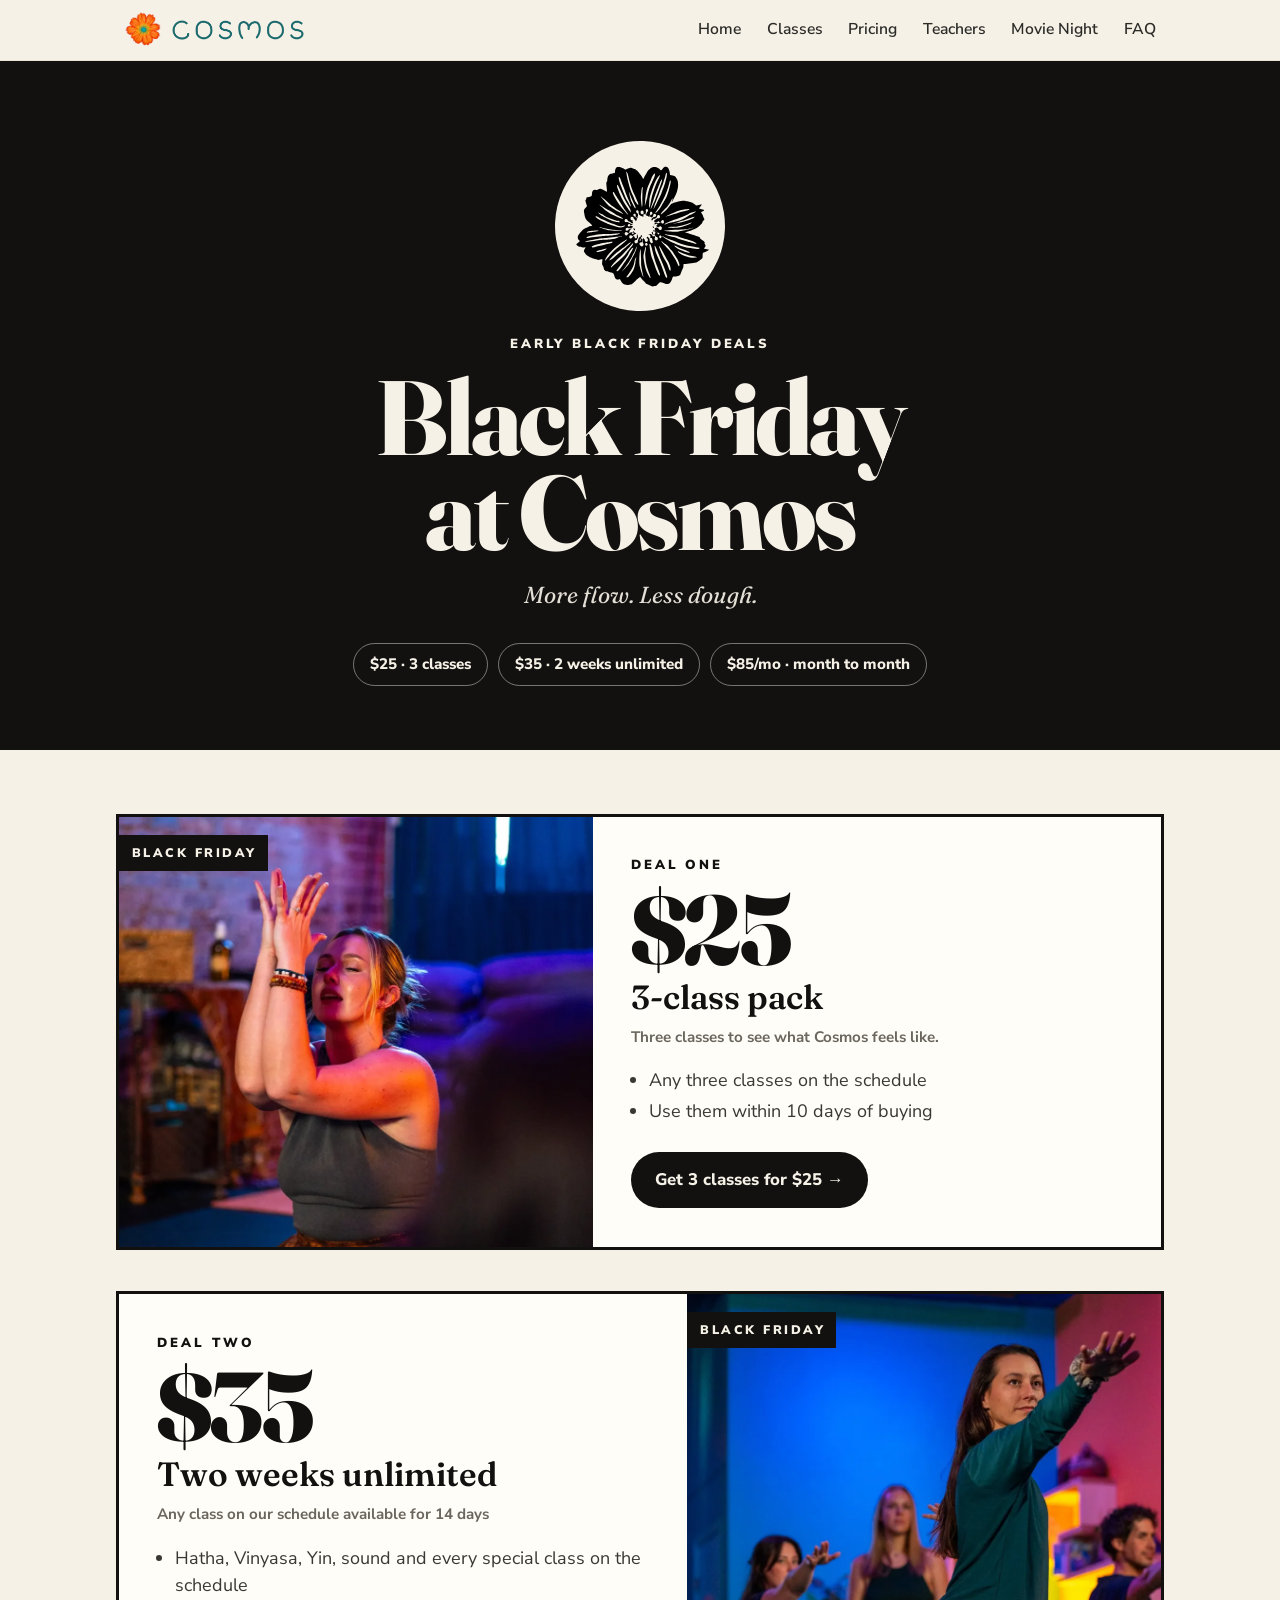
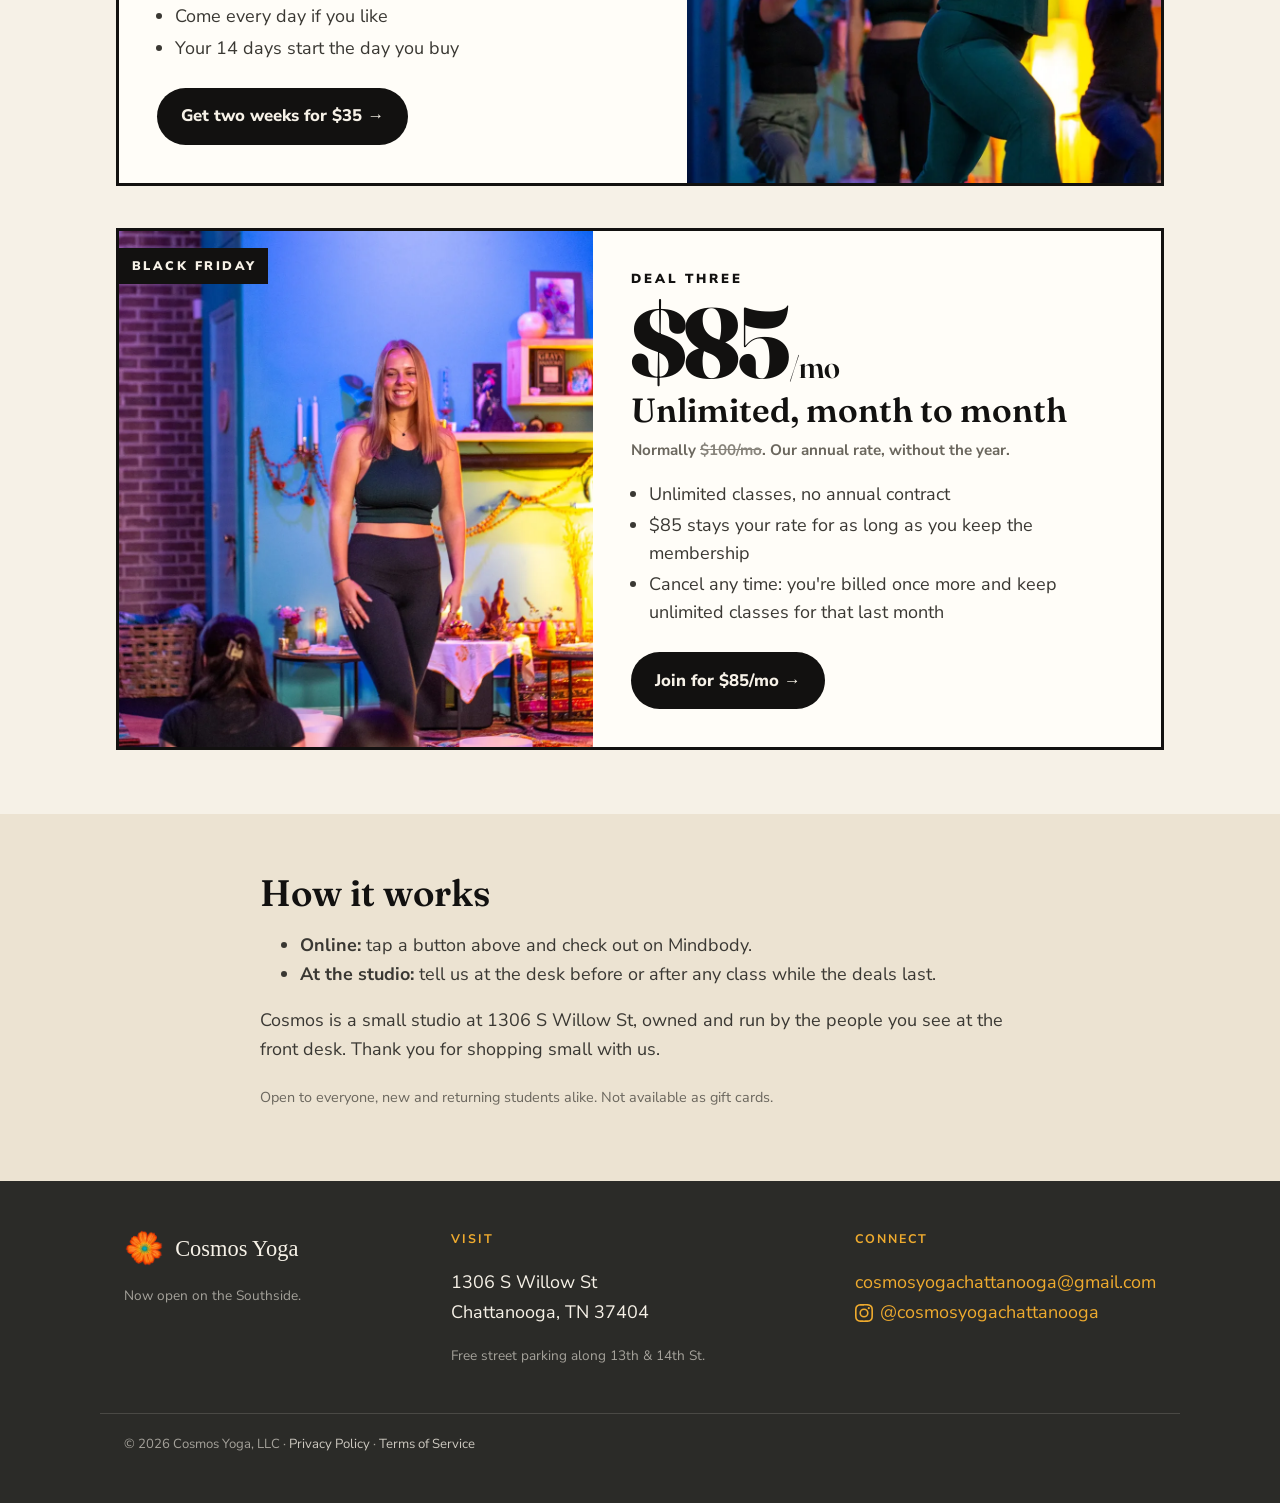
<file: black-friday/index.html>
<!DOCTYPE html>
<html lang="en">
<head>
<meta charset="utf-8">
<meta name="viewport" content="width=device-width, initial-scale=1">
<title>Early Black Friday Deals | Cosmos Yoga</title>
<meta name="description" content="Cosmos Yoga's Early Black Friday deals: a 3-class pack for $25, two weeks unlimited for $35, or unlimited month-to-month for $85/mo. Southside Chattanooga.">
<link rel="canonical" href="https://cosmosyogachattanooga.com/black-friday/">
<meta name="theme-color" content="#121110">
<link rel="icon" type="image/png" href="../assets/favicon.png?v=4">
<link rel="apple-touch-icon" href="../assets/favicon.png?v=4">
<meta property="og:type" content="website">
<meta property="og:site_name" content="Cosmos Yoga">
<meta property="og:title" content="Early Black Friday at Cosmos Yoga">
<meta property="og:description" content="$25 for a 3-class pack, $35 for two weeks unlimited, or $85/mo unlimited month-to-month.">
<meta property="og:url" content="https://cosmosyogachattanooga.com/black-friday/">
<meta property="og:image" content="https://cosmosyogachattanooga.com/assets/black-friday/og.jpg?v=2">
<meta property="og:image:width" content="1200">
<meta property="og:image:height" content="630">
<meta property="og:image:alt" content="The black Cosmos flower stamp beside a student in class, with the words Black Friday">
<meta name="twitter:card" content="summary_large_image">
<meta name="twitter:title" content="Early Black Friday at Cosmos Yoga">
<meta name="twitter:description" content="$25 3-class pack, $35 two weeks unlimited, $85/mo month-to-month.">
<meta name="twitter:image" content="https://cosmosyogachattanooga.com/assets/black-friday/og.jpg?v=2">
<link rel="preconnect" href="https://fonts.googleapis.com">
<link rel="preconnect" href="https://fonts.gstatic.com" crossorigin>
<link href="https://fonts.googleapis.com/css2?family=Fraunces:ital,opsz,wght@0,9..144,600;0,9..144,800;1,9..144,500&family=Nunito+Sans:wght@400;600;700;800;900&display=swap" rel="stylesheet">
<link rel="stylesheet" href="../assets/style.css?v=20261120">
<style>
/* Black Friday weekend landing page (Nov 27-29, 2026). Same look as the IG ads in
   social/black-friday/: the black flower stamp on a cream ticket, photos from the
   11-14-26 shoot. Buy buttons: fill in BUY below once the Mindbody items exist. */
.bf { --ink: #121110; --paper: #f6f1e7; --paper-2: #ece3d2; background: var(--paper); color: var(--ink); }
.bf-hero { background: var(--ink); color: var(--paper); text-align: center; padding: clamp(2.6rem,7vw,5rem) 16px clamp(2.4rem,6vw,4rem); position: relative; overflow: hidden; }
.bf-hero .stampdisc { width: clamp(120px,22vw,170px); aspect-ratio: 1; margin: 0 auto 1.4rem; background: var(--paper); border-radius: 50%;
  display: grid; place-items: center; transform: rotate(-9deg); }
.bf-hero .stampdisc img { width: 78%; }
.bf-eyebrow { font-family: var(--sans); font-weight: 900; letter-spacing: .22em; text-transform: uppercase; font-size: .82rem; margin: 0; }
.bf-hero h1 { font-family: 'Fraunces', serif; font-weight: 800; font-variation-settings: 'opsz' 144; letter-spacing: -.03em;
  color: var(--paper); font-size: clamp(3.2rem,11vw,6.6rem); line-height: .9; margin: .9rem 0 1rem; }
.bf-hero .lede { font-family: 'Fraunces', serif; font-style: italic; font-size: clamp(1.15rem,2.6vw,1.45rem); max-width: 34ch; margin: 0 auto; opacity: .92; }
.bf-hero .jump { display: flex; flex-wrap: wrap; justify-content: center; gap: .6rem; margin-top: 1.8rem; }
.bf-hero .jump a { color: var(--paper); border: 1.5px solid rgba(246,241,231,.45); border-radius: 999px; padding: .5rem 1rem;
  font-weight: 800; font-size: .95rem; text-decoration: none; }
.bf-hero .jump a:hover { background: var(--paper); color: var(--ink); }

.bf-deals { max-width: 1080px; margin: 0 auto; padding: clamp(2rem,6vw,4rem) 16px; display: grid; gap: clamp(1.6rem,4vw,2.6rem); }
.deal { display: grid; grid-template-columns: minmax(0,5fr) minmax(0,6fr); background: #fffdf8; border: 3px solid var(--ink); scroll-margin-top: 1rem; }
.deal:nth-child(even) { grid-template-columns: minmax(0,6fr) minmax(0,5fr); }
.deal:nth-child(even) .deal-photo { order: 2; }
.deal-photo { position: relative; min-height: 340px; background: var(--ink); }
.deal-photo img { position: absolute; inset: 0; width: 100%; height: 100%; object-fit: cover; }
.deal-photo .tag { position: absolute; left: 0; top: 1.1rem; background: var(--ink); color: var(--paper); font-weight: 900; letter-spacing: .2em;
  text-transform: uppercase; font-size: .78rem; padding: .5rem .7rem .48rem .8rem; }
.deal-body { padding: clamp(1.4rem,4vw,2.4rem); display: flex; flex-direction: column; }
.deal .bf-price { font-family: 'Fraunces', serif; font-weight: 800; font-variation-settings: 'opsz' 144; letter-spacing: -.035em;
  font-size: clamp(4.2rem,10vw,6.2rem); line-height: .85; margin: .6rem 0 .5rem; color: var(--ink); }
.deal .bf-price small { font-size: .32em; font-weight: 600; letter-spacing: 0; }
.deal h2 { font-family: 'Fraunces', serif; font-weight: 600; font-size: clamp(1.6rem,3.4vw,2.1rem); margin: 0 0 .5rem; color: var(--ink); }
.deal .was { font-family: var(--sans); font-weight: 700; color: #6b675e; margin: 0 0 .9rem; font-size: .95rem; }
.deal .was s { opacity: .8; }
.deal ul { margin: 0 0 1.4rem; padding-left: 1.1rem; color: #3a3833; line-height: 1.55; }
.deal ul li { margin: .2rem 0; }
.bf-buy { margin-top: auto; align-self: flex-start; display: inline-flex; align-items: center; gap: .5rem; background: var(--ink); color: var(--paper);
  font-weight: 800; font-size: 1.05rem; padding: .9rem 1.5rem; border-radius: 999px; text-decoration: none; transition: transform .15s; }
.bf-buy:hover { transform: translateY(-1px); color: #fff; text-decoration: none; }

.bf-how { background: var(--paper-2); padding: clamp(2rem,6vw,3.6rem) 16px; }
.bf-how .in { max-width: 760px; margin: 0 auto; }
.bf-how h2 { font-family: 'Fraunces', serif; font-weight: 600; color: var(--ink); font-size: clamp(1.7rem,4vw,2.3rem); }
.bf-how p, .bf-how li { color: #3a3833; line-height: 1.6; }
.bf-how .fine { font-size: .9rem; color: #6b675e; margin-top: 1.4rem; }
mark.tbd { background: #ffe8a3; color: inherit; padding: 0 .2em; }

@media (max-width: 760px) {
  .deal, .deal:nth-child(even) { grid-template-columns: 1fr; }
  .deal:nth-child(even) .deal-photo { order: 0; }
  .deal-photo { min-height: 0; aspect-ratio: 4 / 3; }
  .bf-buy { align-self: stretch; justify-content: center; }
}
</style>
<!-- Meta Pixel Code -->
<script>
!function(f,b,e,v,n,t,s)
{if(f.fbq)return;n=f.fbq=function(){n.callMethod?
n.callMethod.apply(n,arguments):n.queue.push(arguments)};
if(!f._fbq)f._fbq=n;n.push=n;n.loaded=!0;n.version='2.0';
n.queue=[];t=b.createElement(e);t.async=!0;
t.src=v;s=b.getElementsByTagName(e)[0];
s.parentNode.insertBefore(t,s)}(window, document,'script',
'https://connect.facebook.net/en_US/fbevents.js');
fbq('init', '1400458978895224');
fbq('track', 'PageView');
</script>
<noscript><img height="1" width="1" style="display:none"
src="https://www.facebook.com/tr?id=1400458978895224&ev=PageView&noscript=1"
/></noscript>
<!-- End Meta Pixel Code -->
</head>
<body>

<header class="site-header">
  <nav class="nav">
    <a class="brand" href="../index.html"><img src="../assets/logo-mark.png?v=4" alt="Cosmos Yoga"><span class="cosmos-wordmark brand-wordmark" aria-hidden="true"></span></a>
    <div class="nav-links">
      <a href="../index.html">Home</a>
      <a href="../classes.html">Classes</a>
      <a href="../pricing.html">Pricing</a>
      <a href="../teachers.html">Teachers</a>
      <a href="../movie-night.html">Movie Night</a>
      <a href="../faq.html">FAQ</a>
    </div>
  </nav>
</header>

<main class="bf">
  <section class="bf-hero">
    <div class="stampdisc"><img src="../assets/black-friday/stamp.svg" alt=""></div>
    <p class="bf-eyebrow">Early Black Friday deals</p>
    <h1>Black Friday<br>at Cosmos</h1>
    <p class="lede">More flow. Less dough.</p>
    <nav class="jump" aria-label="The three deals">
      <a href="#three-pack">$25 &middot; 3 classes</a>
      <a href="#two-weeks">$35 &middot; 2 weeks unlimited</a>
      <a href="#monthly">$85/mo &middot; month to month</a>
    </nav>
  </section>

  <div class="bf-deals">
    <article class="deal" id="three-pack">
      <div class="deal-photo"><img src="../assets/black-friday/glow.webp" alt="A student with eyes closed and hands raised in prayer, lit by warm candlelight" style="object-position:50% 20%" width="1000" height="1500" loading="lazy"><span class="tag">Black Friday</span></div>
      <div class="deal-body">
        <p class="bf-eyebrow">Deal one</p>
        <p class="bf-price">$25</p>
        <h2>3-class pack</h2>
        <p class="was">Three classes to see what Cosmos feels like.</p>
        <ul>
          <li>Any three classes on the schedule</li>
          <li>Use them within 10 days of buying</li>
        </ul>
        <a class="bf-buy" data-buy="threePack" href="../pricing.html">Get 3 classes for $25 &rarr;</a>
      </div>
    </article>

    <article class="deal" id="two-weeks">
      <div class="deal-photo"><img src="../assets/black-friday/group.webp" alt="A teacher leading a full class through warrior two in the blue and pink light of the studio" style="object-position:50% 10%" width="1000" height="1500" loading="lazy"><span class="tag">Black Friday</span></div>
      <div class="deal-body">
        <p class="bf-eyebrow">Deal two</p>
        <p class="bf-price">$35</p>
        <h2>Two weeks unlimited</h2>
        <p class="was">Any class on our schedule available for 14 days</p>
        <ul>
          <li>Hatha, Vinyasa, Yin, sound and every special class on the schedule</li>
          <li>Come every day if you like</li>
          <li>Your 14 days start the day you buy</li>
        </ul>
        <a class="bf-buy" data-buy="twoWeeks" href="../pricing.html">Get two weeks for $35 &rarr;</a>
      </div>
    </article>

    <article class="deal" id="monthly">
      <div class="deal-photo"><img src="../assets/black-friday/altar.webp" alt="A smiling teacher standing in front of the altar at the head of a class" style="object-position:50% 25%" width="1000" height="1500" loading="lazy"><span class="tag">Black Friday</span></div>
      <div class="deal-body">
        <p class="bf-eyebrow">Deal three</p>
        <p class="bf-price">$85<small>/mo</small></p>
        <h2>Unlimited, month to month</h2>
        <p class="was">Normally <s>$100/mo</s>. Our annual rate, without the year.</p>
        <ul>
          <li>Unlimited classes, no annual contract</li>
          <li>$85 stays your rate for as long as you keep the membership</li>
          <li>Cancel any time: you're billed once more and keep unlimited classes for that last month</li>
        </ul>
        <a class="bf-buy" data-buy="monthly" href="../pricing.html">Join for $85/mo &rarr;</a>
      </div>
    </article>
  </div>

  <section class="bf-how">
    <div class="in">
      <h2>How it works</h2>
      <ul>
        <li><strong>Online:</strong> tap a button above and check out on Mindbody.</li>
        <li><strong>At the studio:</strong> tell us at the desk before or after any class while the deals last.</li>
      </ul>
      <p>Cosmos is a small studio at 1306 S Willow St, owned and run by the people you see at the front desk. Thank you for shopping small with us.</p>
      <p class="fine">Open to everyone, new and returning students alike. Not available as gift cards.</p>
    </div>
  </section>
</main>

<footer class="site-footer">
  <div class="wrap">
    <div>
      <div class="foot-brand"><img src="../assets/logo-mark.png?v=4" alt=""> Cosmos Yoga</div>
      <p class="muted mt-1">Now open on the Southside.</p>
    </div>
    <div>
      <h4>Visit</h4>
      <p>1306 S Willow St<br>Chattanooga, TN 37404</p>
      <p class="muted">Free street parking along 13th &amp; 14th St.</p>
    </div>
    <div>
      <h4>Connect</h4>
      <p><a href="mailto:cosmosyogachattanooga@gmail.com">cosmosyogachattanooga@gmail.com</a><br>
      <a class="ig-link" href="https://instagram.com/cosmosyogachattanooga"><svg class="ig-icon" viewBox="0 0 24 24" aria-hidden="true"><path d="M12 2.16c3.2 0 3.58.01 4.85.07 1.17.05 1.8.25 2.23.42.56.22.96.48 1.38.9.42.42.68.82.9 1.38.16.43.36 1.06.41 2.23.06 1.27.07 1.65.07 4.85s-.01 3.58-.07 4.85c-.05 1.17-.25 1.8-.41 2.23-.22.56-.48.96-.9 1.38-.42.42-.82.68-1.38.9-.43.16-1.06.36-2.23.41-1.27.06-1.65.07-4.85.07s-3.58-.01-4.85-.07c-1.17-.05-1.8-.25-2.23-.41-.56-.22-.96-.48-1.38-.9-.42-.42-.68-.82-.9-1.38-.16-.43-.36-1.06-.41-2.23-.06-1.27-.07-1.65-.07-4.85s.01-3.58.07-4.85c.05-1.17.25-1.8.41-2.23.22-.56.48-.96.9-1.38.42-.42.82-.68 1.38-.9.43-.16 1.06-.36 2.23-.41 1.27-.06 1.65-.07 4.85-.07M12 0C8.74 0 8.33.01 7.05.07 5.78.13 4.9.33 4.14.63c-.79.31-1.46.72-2.13 1.38C1.35 2.68.94 3.35.63 4.14.33 4.9.13 5.78.07 7.05.01 8.33 0 8.74 0 12s.01 3.67.07 4.95c.06 1.27.26 2.15.56 2.91.31.79.72 1.46 1.38 2.13.67.66 1.34 1.07 2.13 1.38.76.3 1.64.5 2.91.56C8.33 23.99 8.74 24 12 24s3.67-.01 4.95-.07c1.27-.06 2.15-.26 2.91-.56.79-.31 1.46-.72 2.13-1.38.66-.67 1.07-1.34 1.38-2.13.3-.76.5-1.64.56-2.91.06-1.28.07-1.69.07-4.95s-.01-3.67-.07-4.95c-.06-1.27-.26-2.15-.56-2.91-.31-.79-.72-1.46-1.38-2.13-.67-.66-1.34-1.07-2.13-1.38-.76-.3-1.64-.5-2.91-.56C15.67.01 15.26 0 12 0z"/><path d="M12 5.84A6.16 6.16 0 1018.16 12 6.16 6.16 0 0012 5.84zM12 16a4 4 0 114-4 4 4 0 01-4 4z"/><circle cx="18.41" cy="5.59" r="1.44"/></svg>@cosmosyogachattanooga</a></p>
    </div>
  </div>
  <div class="wrap foot-legal">
    <p>&copy; 2026 Cosmos Yoga, LLC &middot; <a href="../privacy.html">Privacy Policy</a> &middot; <a href="../terms.html">Terms of Service</a></p>
  </div>
</footer>

<script>
// Buy buttons: paste each Mindbody item's link here once it exists; until then they go to Pricing.
var BUY = {
  twoWeeks: "https://go.mindbodyonline.com/book/app/pricing/bus_11kZEJgGrRECjp3272/po_11kZEJgGrRECjK3qbC?mbo_src=links-shortcuts",
  monthly: "https://go.mindbodyonline.com/book/app/pricing/bus_11kZEJgGrRECjp3272/cntr_11kZEJgGrRECjJY8F4?mbo_src=contracts-edit-page",
  threePack: "https://go.mindbodyonline.com/book/app/pricing/bus_11kZEJgGrRECjp3272/po_11kZEJgGrRECjK3qZA?mbo_src=links-shortcuts"
};
document.querySelectorAll("[data-buy]").forEach(function (a) {
  var url = BUY[a.getAttribute("data-buy")];
  if (url) { a.href = url; a.target = "_blank"; a.rel = "noopener"; }
  a.addEventListener("click", function () {
    if (window.fbq) fbq("track", "InitiateCheckout", { content_name: "Black Friday " + a.getAttribute("data-buy") });
  });
});
</script>
</body>
</html>
</file>
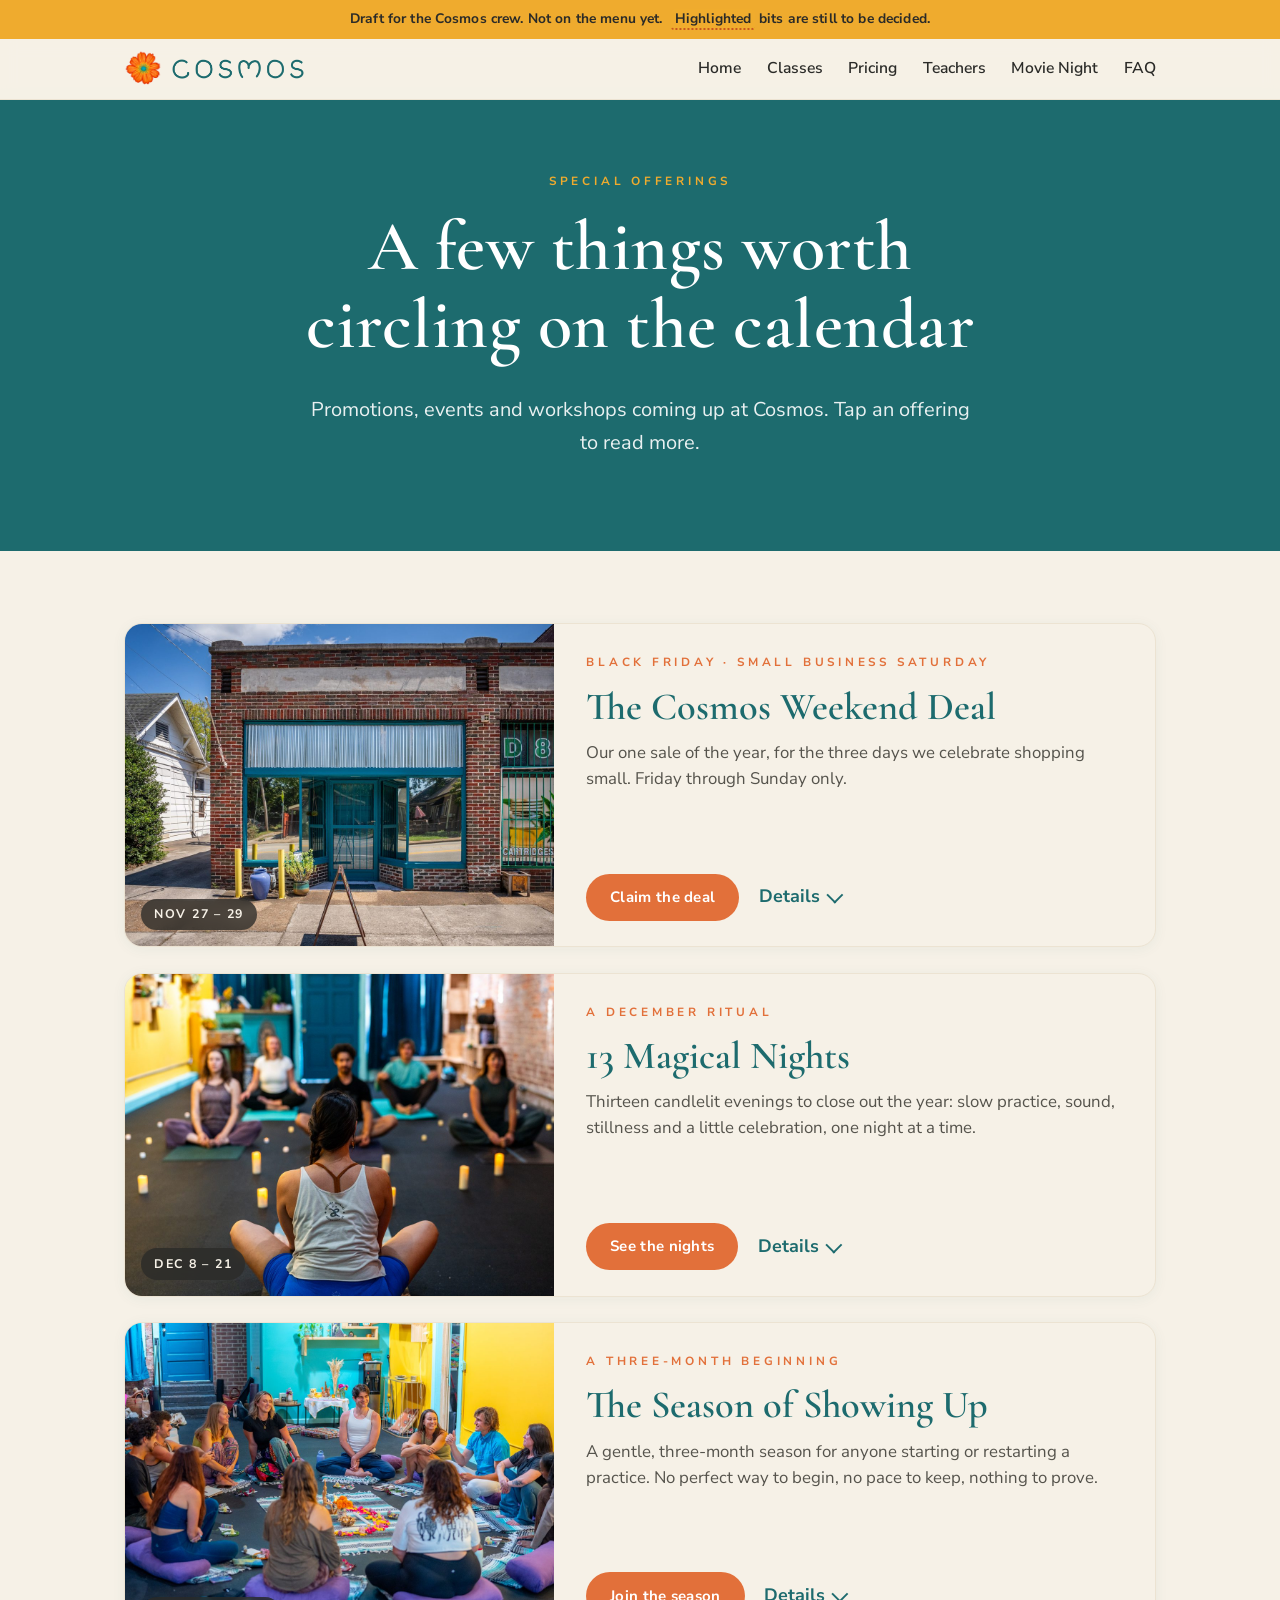
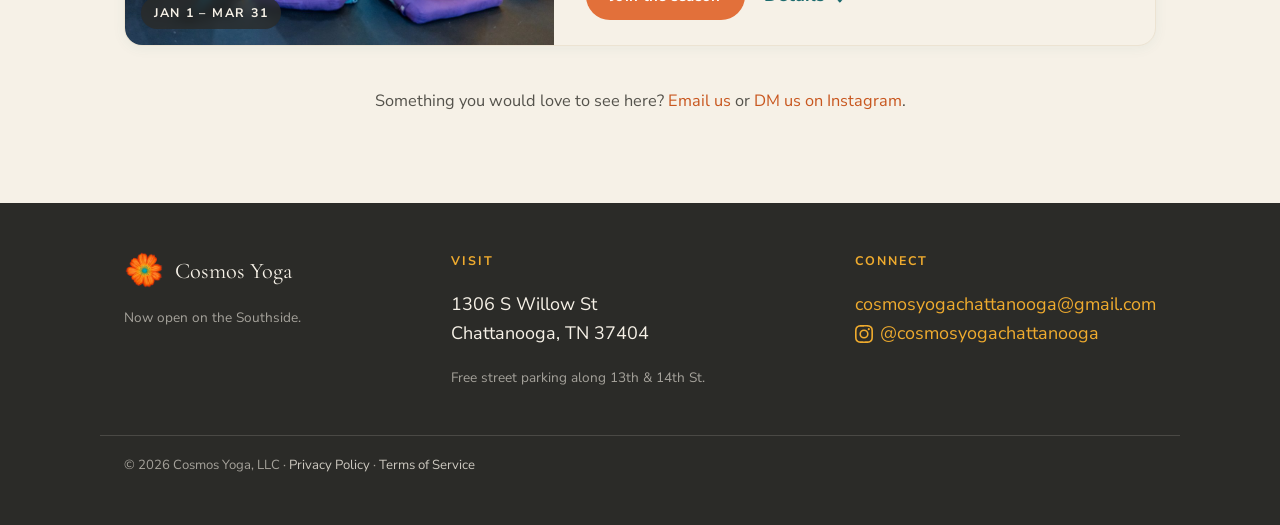
<file: special-offerings/index.html>
<!DOCTYPE html>
<html lang="en">
<head>
<meta charset="utf-8">
<meta name="viewport" content="width=device-width, initial-scale=1">
<title>Special Offerings | Cosmos Yoga</title>
<meta name="description" content="Cosmos Yoga special offerings: upcoming promotions, events and workshops. The Black Friday weekend deal, 13 Magical Nights in December, and the Season of Showing Up.">
<meta name="robots" content="noindex">
<link rel="canonical" href="https://cosmosyogachattanooga.com/special-offerings/">
<meta name="theme-color" content="#1d6b6e">
<link rel="icon" type="image/png" href="../assets/favicon.png?v=4">
<link rel="apple-touch-icon" href="../assets/favicon.png?v=4">
<meta property="og:type" content="website">
<meta property="og:site_name" content="Cosmos Yoga">
<meta property="og:title" content="Special Offerings | Cosmos Yoga">
<meta property="og:description" content="Upcoming promotions, events and workshops at Cosmos Yoga.">
<meta property="og:url" content="https://cosmosyogachattanooga.com/special-offerings/">
<meta property="og:image" content="https://cosmosyogachattanooga.com/assets/special/magical-nights.jpg">
<meta property="og:image:width" content="1200">
<meta property="og:image:height" content="900">
<meta property="og:image:alt" content="A candlelit evening class at Cosmos Yoga">
<meta name="twitter:card" content="summary_large_image">
<meta name="twitter:title" content="Special Offerings | Cosmos Yoga">
<meta name="twitter:description" content="Upcoming promotions, events and workshops at Cosmos Yoga.">
<meta name="twitter:image" content="https://cosmosyogachattanooga.com/assets/special/magical-nights.jpg">
<link rel="preconnect" href="https://fonts.googleapis.com">
<link rel="preconnect" href="https://fonts.gstatic.com" crossorigin>
<link href="https://fonts.googleapis.com/css2?family=Cormorant+Garamond:ital,wght@0,500;0,600;1,500&family=Nunito+Sans:wght@400;600;700&display=swap" rel="stylesheet">
<link rel="stylesheet" href="../assets/style.css?v=20261111b">
<!-- Meta Pixel Code -->
<script>
!function(f,b,e,v,n,t,s)
{if(f.fbq)return;n=f.fbq=function(){n.callMethod?
n.callMethod.apply(n,arguments):n.queue.push(arguments)};
if(!f._fbq)f._fbq=n;n.push=n;n.loaded=!0;n.version='2.0';
n.queue=[];t=b.createElement(e);t.async=!0;
t.src=v;s=b.getElementsByTagName(e)[0];
s.parentNode.insertBefore(t,s)}(window, document,'script',
'https://connect.facebook.net/en_US/fbevents.js');
fbq('init', '1400458978895224');
fbq('track', 'PageView');
</script>
<noscript><img height="1" width="1" style="display:none"
src="https://www.facebook.com/tr?id=1400458978895224&ev=PageView&noscript=1"
/></noscript>
<!-- End Meta Pixel Code -->
</head>
<body>

<!-- DRAFT STRIP: delete this block when the page goes on the menu -->
<div class="draft-strip">Draft for the Cosmos crew. Not on the menu yet. <span class="tbd">Highlighted</span> bits are still to be decided.</div>

<header class="site-header">
  <nav class="nav">
    <a class="brand" href="../index.html"><img src="../assets/logo-mark.png?v=4" alt="Cosmos Yoga"><span class="cosmos-wordmark brand-wordmark" aria-hidden="true"></span></a>
    <div class="nav-links">
      <a href="../index.html">Home</a>
      <a href="../classes.html">Classes</a>
      <a href="../pricing.html">Pricing</a>
      <a href="../teachers.html">Teachers</a>
      <a href="../movie-night.html">Movie Night</a>
      <a href="../faq.html">FAQ</a>
    </div>
  </nav>
</header>

<section class="band teal">
  <div class="wrap narrow center">
    <p class="eyebrow">Special Offerings</p>
    <h1 style="color:#fff">A few things worth circling on the calendar</h1>
    <p class="lead" style="color:rgba(255,255,255,.9)">Promotions, events and workshops coming up at Cosmos. Tap an offering to read more.</p>
  </div>
</section>

<section class="band">
  <div class="wrap">
    <div class="offers">
      <article class="offer" id="black-friday">
        <div class="offer-head" data-toggle>
          <div class="offer-photo">
            <img src="../assets/special/black-friday.jpg" alt="The Cosmos Yoga storefront on S Willow Street with the chalkboard sign out front" loading="lazy" width="1200" height="900">
            <span class="when">Nov 27 &ndash; 29</span>
          </div>
          <div class="offer-body">
            <p class="eyebrow">Black Friday &middot; Small Business Saturday</p>
            <h2>The Cosmos Weekend Deal</h2>
            <p class="teaser">Our one sale of the year, for the three days we celebrate shopping small. Friday through Sunday only.</p>
            <div class="offer-actions">
              <a class="btn" href="../pricing.html" data-stop>Claim the deal</a>
              <button class="offer-toggle" type="button" aria-expanded="false" aria-controls="black-friday-detail">Details</button>
            </div>
          </div>
        </div>
        <div class="offer-detail" id="black-friday-detail">
          <div><div class="inner">
            <div><h3>Three days, one deal</h3>
            <p>From Black Friday through Sunday, <mark class="tbd">the deal: for example, $X off an annual membership, a free month added to a 10-class pack, or a gift card bonus</mark>. It is the only time of year we do this, and it is as good for a gift as it is for yourself.</p>
            <p>Small Business Saturday is our favorite day of the three. Cosmos is a small studio on the Southside, owned and run by the people you see at the front desk, and every membership, pack and gift card bought this weekend keeps the lights (and the candles) on.</p>
            <h3>How to claim it</h3>
            <ul>
              <li>Online: <mark class="tbd">buy from the Pricing page with code COSMOSWEEKEND, or a timed sale price that appears automatically</mark>.</li>
              <li>At the studio: tell us at the desk before or after any class that weekend.</li>
              <li><mark class="tbd">Gift cards: available at the desk and online</mark>.</li>
            </ul>
            <p class="fine">Runs Friday, November 27 through Sunday, November 29, 2026. <mark class="tbd">One per person; cannot be combined with other offers; new memberships start on the purchase date</mark>.</p></div>
            <aside class="offer-aside"><h4>At a glance</h4>
            <dl><dt>When</dt><dd>Fri Nov 27 &ndash; Sun Nov 29</dd><dt>Where</dt><dd>Online and at the desk</dd><dt>Who</dt><dd>Everyone, new and current students</dd><dt>Gifts</dt><dd>Yes, ask us about gift cards</dd></dl></aside>
          </div></div>
        </div>
      </article>

      <article class="offer" id="magical-nights">
        <div class="offer-head" data-toggle>
          <div class="offer-photo">
            <img src="../assets/special/magical-nights.jpg" alt="A candlelit evening class at Cosmos Yoga, students seated on their mats" loading="lazy" width="1200" height="900">
            <span class="when">Dec 8 &ndash; 21</span>
          </div>
          <div class="offer-body">
            <p class="eyebrow">A December ritual</p>
            <h2>13 Magical Nights</h2>
            <p class="teaser">Thirteen candlelit evenings to close out the year: slow practice, sound, stillness and a little celebration, one night at a time.</p>
            <div class="offer-actions">
              <a class="btn" href="../classes.html" data-stop>See the nights</a>
              <button class="offer-toggle" type="button" aria-expanded="false" aria-controls="magical-nights-detail">Details</button>
            </div>
          </div>
        </div>
        <div class="offer-detail" id="magical-nights-detail">
          <div><div class="inner">
            <div><h3>What it is</h3>
            <p>For two weeks in December the studio turns down the lights. Each of the thirteen nights brings one special evening offering, <mark class="tbd">for example candlelight Yin, a sound bath, a winter solstice circle, restorative with warm compresses, a breathwork night, a movie night</mark>, on top of the regular schedule.</p>
            <p>Come to one, come to all thirteen. <mark class="tbd">Members: every night is included. Everyone else: a drop-in or class pack covers it, or buy the 13 Nights pass for $X</mark>.</p>
            <h3>The nights</h3>
            <p><mark class="tbd">The lineup, one line per night, once the teachers have claimed theirs: Mon Dec 8 · Tue Dec 9 · … · Sun Dec 21 (winter solstice)</mark></p>
            <h3>How to sign up</h3>
            <ul>
              <li>Each night is a class on the schedule. Reserve your spot in the Mindbody app or from our <a href="../classes.html">Classes</a> page, same as any class.</li>
              <li><mark class="tbd">Collect a stamp each night you come; 7 of 13 earns a small gift</mark>.</li>
            </ul>
            <p class="fine">December 8 through 21, 2026. Evenings; times vary by night. Spots are limited by the room, so reserve ahead.</p></div>
            <aside class="offer-aside"><h4>At a glance</h4>
            <dl><dt>When</dt><dd>Dec 8 &ndash; 21, evenings</dd><dt>Where</dt><dd>At the studio, 1306 S Willow St</dd><dt>Who</dt><dd>All levels, all welcome</dd><dt>Bring</dt><dd>A mat if you have one, warm socks, a friend</dd></dl></aside>
          </div></div>
        </div>
      </article>

      <article class="offer" id="season">
        <div class="offer-head" data-toggle>
          <div class="offer-photo">
            <img src="../assets/special/season.jpg" alt="Teachers and students seated in a circle on the studio floor" loading="lazy" width="1200" height="900">
            <span class="when">Jan 1 &ndash; Mar 31</span>
          </div>
          <div class="offer-body">
            <p class="eyebrow">A three-month beginning</p>
            <h2>The Season of Showing Up</h2>
            <p class="teaser">A gentle, three-month season for anyone starting or restarting a practice. No perfect way to begin, no pace to keep, nothing to prove.</p>
            <div class="offer-actions">
              <a class="btn" href="../pricing.html" data-stop>Join the season</a>
              <button class="offer-toggle" type="button" aria-expanded="false" aria-controls="season-detail">Details</button>
            </div>
          </div>
        </div>
        <div class="offer-detail" id="season-detail">
          <div><div class="inner">
            <div><h3>Welcome to your season</h3>
            <p>For three months, this space is yours to explore. There is no perfect way to begin, no pace you need to keep, and nothing you need to prove. Just come as you are.</p>
            <p>Every student who joins the season gets a welcome kit with an intention card and a <strong>Cosmos Passport</strong>, gentle invitations to reflect, try something new, and connect with others. Each month brings a reflection email and an optional community gathering.</p>
            <h3>Three months, three themes</h3>
            <ul class="months">
              <li><span class="m">January</span><span class="t">Begin Where You Are</span></li>
              <li><span class="m">February</span><span class="t">Make Space for Connection</span></li>
              <li><span class="m">March</span><span class="t">Grow Into Your Practice</span></li>
            </ul>
            <h3>How to join</h3>
            <p><mark class="tbd">Who it is for and what it costs: for example, every new member who joins between Jan 1 and Jan 31, or anyone on an intro month, a membership or a 10-pack, no extra charge</mark>. Sign up from the <a href="../pricing.html">Pricing</a> page or at the desk, and your welcome kit is waiting at your first class.</p>
            <p class="fine">January 1 through March 31, 2027. <mark class="tbd">Gatherings: one Sunday afternoon each month, dates to come</mark>.</p></div>
            <aside class="offer-aside"><h4>At a glance</h4>
            <dl><dt>When</dt><dd>Jan 1 &ndash; Mar 31</dd><dt>Includes</dt><dd>Welcome kit, passport, monthly reflection email, monthly gathering</dd><dt>Who</dt><dd>New and returning students</dd><dt>Pillars</dt><dd>Movement &middot; Ritual &middot; Intention</dd></dl></aside>
          </div></div>
        </div>
      </article>
    </div>
    <p class="offers-foot">Something you would love to see here? <a href="mailto:cosmosyogachattanooga@gmail.com?subject=Special%20offering%20idea">Email us</a> or <a href="https://instagram.com/cosmosyogachattanooga">DM us on Instagram</a>.</p>
  </div>
</section>

<footer class="site-footer">
  <div class="wrap">
    <div>
      <div class="foot-brand"><img src="../assets/logo-mark.png?v=4" alt=""> Cosmos Yoga</div>
      <p class="muted mt-1">Now open on the Southside.</p>
    </div>
    <div>
      <h4>Visit</h4>
      <p>1306 S Willow St<br>Chattanooga, TN 37404</p>
      <p class="muted">Free street parking along 13th &amp; 14th St.</p>
    </div>
    <div>
      <h4>Connect</h4>
      <p><a href="mailto:cosmosyogachattanooga@gmail.com">cosmosyogachattanooga@gmail.com</a><br>
      <a class="ig-link" href="https://instagram.com/cosmosyogachattanooga"><svg class="ig-icon" viewBox="0 0 24 24" aria-hidden="true"><path d="M12 2.16c3.2 0 3.58.01 4.85.07 1.17.05 1.8.25 2.23.42.56.22.96.48 1.38.9.42.42.68.82.9 1.38.16.43.36 1.06.41 2.23.06 1.27.07 1.65.07 4.85s-.01 3.58-.07 4.85c-.05 1.17-.25 1.8-.41 2.23-.22.56-.48.96-.9 1.38-.42.42-.82.68-1.38.9-.43.16-1.06.36-2.23.41-1.27.06-1.65.07-4.85.07s-3.58-.01-4.85-.07c-1.17-.05-1.8-.25-2.23-.41-.56-.22-.96-.48-1.38-.9-.42-.42-.68-.82-.9-1.38-.16-.43-.36-1.06-.41-2.23-.06-1.27-.07-1.65-.07-4.85s.01-3.58.07-4.85c.05-1.17.25-1.8.41-2.23.22-.56.48-.96.9-1.38.42-.42.82-.68 1.38-.9.43-.16 1.06-.36 2.23-.41 1.27-.06 1.65-.07 4.85-.07M12 0C8.74 0 8.33.01 7.05.07 5.78.13 4.9.33 4.14.63c-.79.31-1.46.72-2.13 1.38C1.35 2.68.94 3.35.63 4.14.33 4.9.13 5.78.07 7.05.01 8.33 0 8.74 0 12s.01 3.67.07 4.95c.06 1.27.26 2.15.56 2.91.31.79.72 1.46 1.38 2.13.67.66 1.34 1.07 2.13 1.38.76.3 1.64.5 2.91.56C8.33 23.99 8.74 24 12 24s3.67-.01 4.95-.07c1.27-.06 2.15-.26 2.91-.56.79-.31 1.46-.72 2.13-1.38.66-.67 1.07-1.34 1.38-2.13.3-.76.5-1.64.56-2.91.06-1.28.07-1.69.07-4.95s-.01-3.67-.07-4.95c-.06-1.27-.26-2.15-.56-2.91-.31-.79-.72-1.46-1.38-2.13-.67-.66-1.34-1.07-2.13-1.38-.76-.3-1.64-.5-2.91-.56C15.67.01 15.26 0 12 0z"/><path d="M12 5.84A6.16 6.16 0 1018.16 12 6.16 6.16 0 0012 5.84zM12 16a4 4 0 114-4 4 4 0 01-4 4z"/><circle cx="18.41" cy="5.59" r="1.44"/></svg>@cosmosyogachattanooga</a></p>
    </div>
  </div>
  <div class="wrap foot-legal">
    <p>&copy; 2026 Cosmos Yoga, LLC &middot; <a href="../privacy.html">Privacy Policy</a> &middot; <a href="../terms.html">Terms of Service</a></p>
  </div>
</footer>

<script>
(function () {
  var offers = document.querySelectorAll('.offer');
  function setOpen(o, open) {
    o.classList.toggle('open', open);
    var b = o.querySelector('.offer-toggle'); if (b) { b.setAttribute('aria-expanded', open ? 'true' : 'false'); b.textContent = open ? 'Close' : 'Details'; }
  }
  offers.forEach(function (o) {
    o.querySelector('[data-toggle]').addEventListener('click', function (e) {
      if (e.target.closest('[data-stop], a')) return;   // the button and links do their own thing
      var open = !o.classList.contains('open');
      setOpen(o, open);
      if (open && history.replaceState) history.replaceState(null, '', '#' + o.id);
    });
  });
  function openHash() {
    var id = location.hash.replace('#', ''); if (!id) return;
    var o = document.getElementById(id); if (!o || !o.classList.contains('offer')) return;
    setOpen(o, true); setTimeout(function () { o.scrollIntoView({ behavior: 'smooth', block: 'start' }); }, 50);
  }
  openHash(); window.addEventListener('hashchange', openHash);
})();
</script>
</body>
</html>
</file>
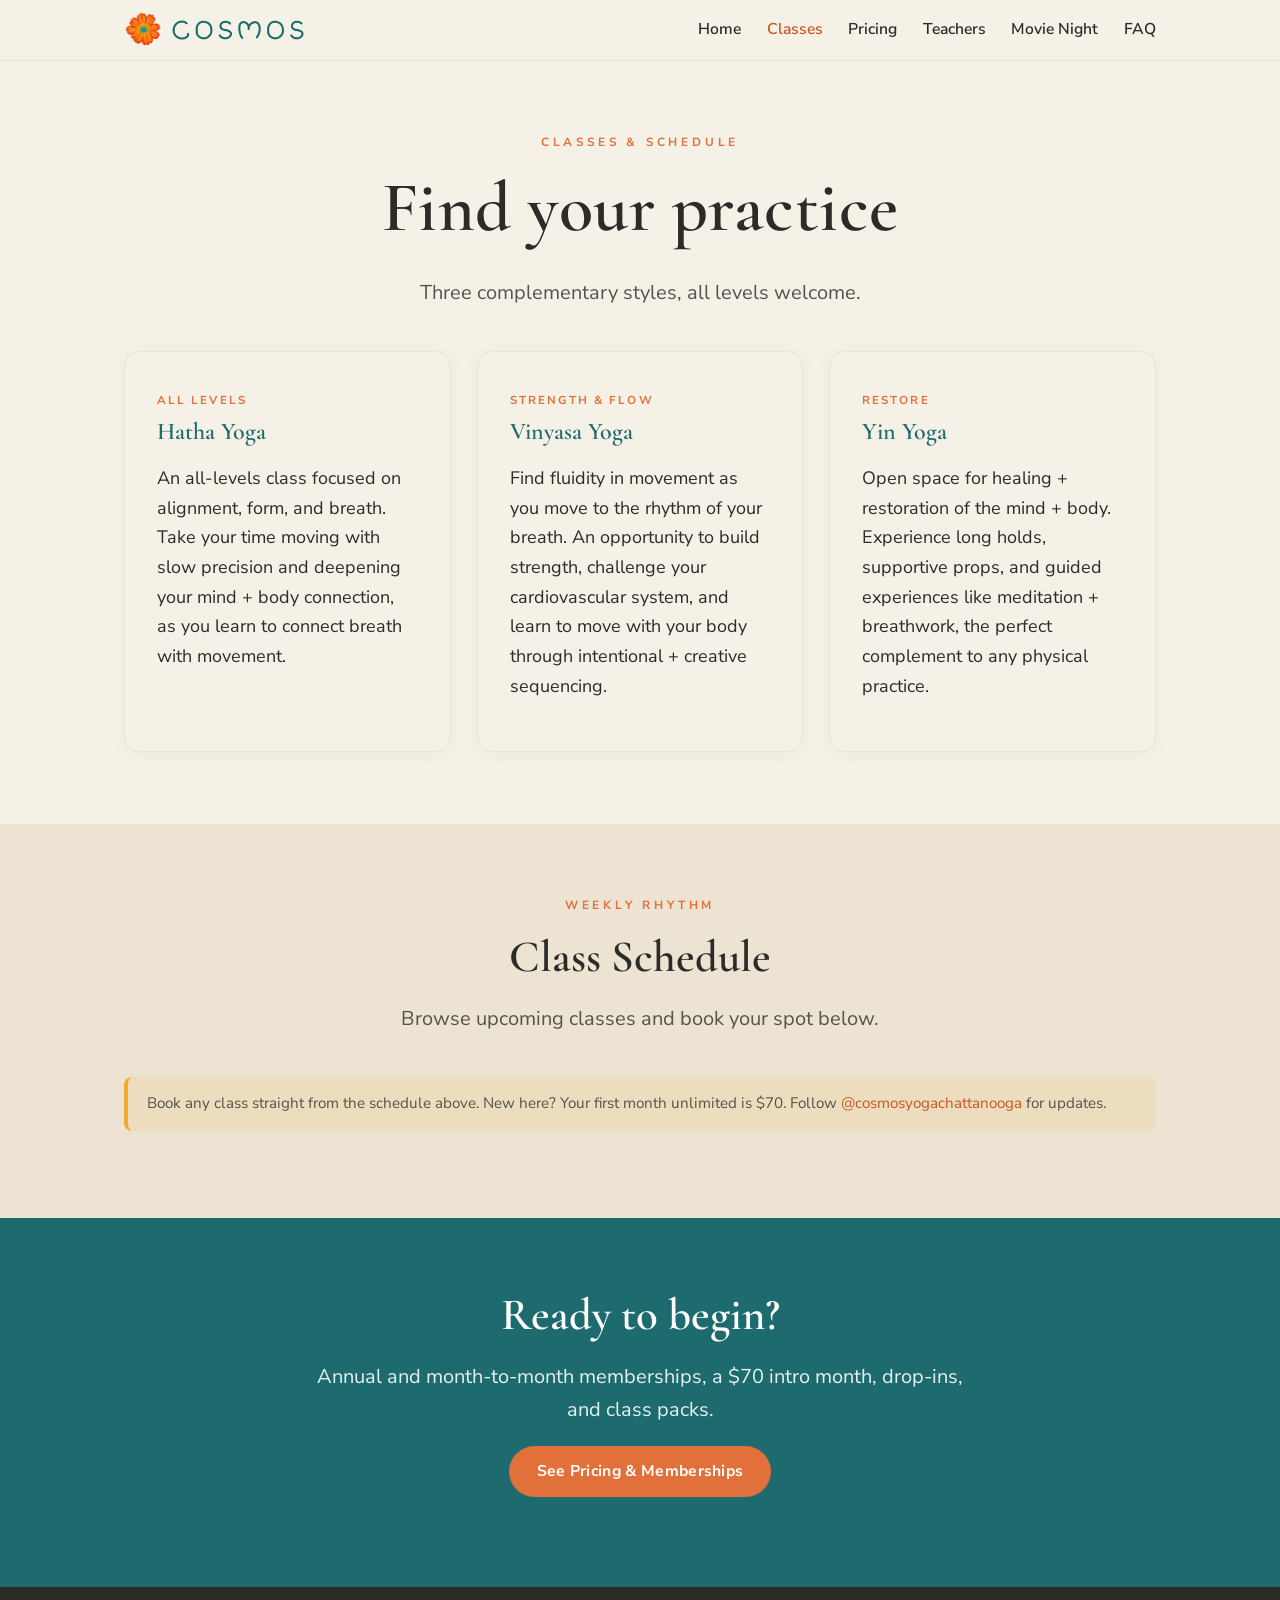
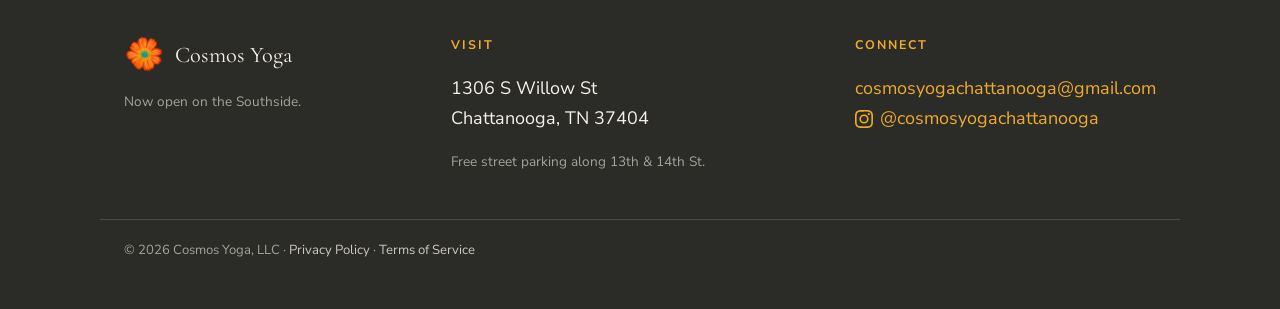
<file: classes.html>
<!DOCTYPE html>
<html lang="en">
<head>
<meta charset="utf-8">
<meta name="viewport" content="width=device-width, initial-scale=1">
<title>Classes &amp; Schedule | Cosmos Yoga</title>
<meta name="description" content="Hatha, Vinyasa, and Yin classes at Cosmos Yoga in Chattanooga. Weekly schedule and booking.">
<link rel="canonical" href="https://cosmosyogachattanooga.com/classes.html">
<meta name="theme-color" content="#1d6b6e">
<link rel="icon" type="image/png" href="assets/favicon.png?v=4">
<link rel="apple-touch-icon" href="assets/favicon.png?v=4">
<meta property="og:type" content="website">
<meta property="og:site_name" content="Cosmos Yoga">
<meta property="og:title" content="Classes, Schedule & Pricing | Cosmos Yoga">
<meta property="og:description" content="Hatha, Vinyasa, and Yin classes in Chattanooga. Weekly schedule, memberships, drop-ins, packages, and private sessions.">
<meta property="og:url" content="https://cosmosyogachattanooga.com/classes.html">
<meta property="og:image" content="https://cosmosyogachattanooga.com/assets/og-image.png">
<meta property="og:image:width" content="1200">
<meta property="og:image:height" content="630">
<meta property="og:image:alt" content="Cosmos Yoga · Movement + Ritual + Intention, Chattanooga, Tennessee">
<meta name="twitter:card" content="summary_large_image">
<meta name="twitter:title" content="Classes, Schedule & Pricing | Cosmos Yoga">
<meta name="twitter:description" content="Hatha, Vinyasa, and Yin classes in Chattanooga. Schedule, memberships, and rates.">
<meta name="twitter:image" content="https://cosmosyogachattanooga.com/assets/og-image.png">
<link rel="preconnect" href="https://fonts.googleapis.com">
<link rel="preconnect" href="https://fonts.gstatic.com" crossorigin>
<link href="https://fonts.googleapis.com/css2?family=Cormorant+Garamond:ital,wght@0,500;0,600;1,500&family=Fraunces:ital,opsz,wght@0,9..144,600;1,9..144,500&family=Poiret+One&family=Nunito+Sans:wght@400;600;700&display=swap" rel="stylesheet">
<link rel="stylesheet" href="assets/style.css?v=20261111">
<!-- Meta Pixel Code -->
<script>
!function(f,b,e,v,n,t,s)
{if(f.fbq)return;n=f.fbq=function(){n.callMethod?
n.callMethod.apply(n,arguments):n.queue.push(arguments)};
if(!f._fbq)f._fbq=n;n.push=n;n.loaded=!0;n.version='2.0';
n.queue=[];t=b.createElement(e);t.async=!0;
t.src=v;s=b.getElementsByTagName(e)[0];
s.parentNode.insertBefore(t,s)}(window, document,'script',
'https://connect.facebook.net/en_US/fbevents.js');
fbq('init', '1400458978895224');
fbq('track', 'PageView');
</script>
<noscript><img height="1" width="1" style="display:none"
src="https://www.facebook.com/tr?id=1400458978895224&ev=PageView&noscript=1"
/></noscript>
<!-- End Meta Pixel Code -->
</head>
<body>

<header class="site-header">
  <nav class="nav">
    <a class="brand" href="index.html"><img src="assets/logo-mark.png?v=4" alt="Cosmos Yoga"><span class="cosmos-wordmark brand-wordmark" aria-hidden="true"></span></a>
    <div class="nav-links">
      <a href="index.html">Home</a>
      <a href="classes.html" class="active">Classes</a>
      <a href="pricing.html">Pricing</a>
      <a href="teachers.html">Teachers</a>
      <a href="movie-night.html">Movie Night</a>
      <a href="faq.html">FAQ</a>
    </div>
  </nav>
</header>

<!-- Class types -->
<section class="band">
  <div class="wrap">
    <div class="section-head">
      <p class="eyebrow">Classes &amp; Schedule</p>
      <h1>Find your practice</h1>
      <p class="lead">Three complementary styles, all levels welcome.</p>
    </div>
    <div class="grid grid-3">
      <div class="card">
        <span class="pill">All Levels</span>
        <h3>Hatha Yoga</h3>
        <p>An all-levels class focused on alignment, form, and breath. Take your time moving with slow
          precision and deepening your mind + body connection, as you learn to connect breath with movement.</p>
      </div>
      <div class="card">
        <span class="pill">Strength &amp; Flow</span>
        <h3>Vinyasa Yoga</h3>
        <p>Find fluidity in movement as you move to the rhythm of your breath. An opportunity to build
          strength, challenge your cardiovascular system, and learn to move with your body through
          intentional + creative sequencing.</p>
      </div>
      <div class="card">
        <span class="pill">Restore</span>
        <h3>Yin Yoga</h3>
        <p>Open space for healing + restoration of the mind + body. Experience long holds, supportive
          props, and guided experiences like meditation + breathwork, the perfect complement to any
          physical practice.</p>
      </div>
    </div>
  </div>
</section>

<!-- Schedule -->
<section class="band alt" id="schedule">
  <div class="wrap">
    <div class="section-head">
      <p class="eyebrow">Weekly Rhythm</p>
      <h2>Class Schedule</h2>
      <p class="lead">Browse upcoming classes and book your spot below.</p>
    </div>
    <!-- Mindbody Schedules widget begin -->
    <div class="mindbody-widget" data-widget-type="Schedules" data-widget-id="c859036d207"></div>
    <script async src="https://brandedweb.mindbodyonline.com/embed/widget.js"></script>
    <!-- Mindbody Schedules widget end -->
    <p class="note mt-2">Book any class straight from the schedule above. New here? Your first month
      unlimited is $70. Follow <a href="https://instagram.com/cosmosyogachattanooga">@cosmosyogachattanooga</a> for updates.</p>
  </div>
</section>

<section class="band teal">
  <div class="wrap narrow center">
    <h2>Ready to begin?</h2>
    <p class="lead" style="color:rgba(255,255,255,.9)">Annual and month-to-month memberships, a $70 intro month, drop-ins, and class packs.</p>
    <p class="mt-1"><a class="btn" href="pricing.html">See Pricing &amp; Memberships</a></p>
  </div>
</section>

<footer class="site-footer">
  <div class="wrap">
    <div>
      <div class="foot-brand"><img src="assets/logo-mark.png?v=4" alt=""> Cosmos Yoga</div>
      <p class="muted mt-1">Now open on the Southside.</p>
    </div>
    <div>
      <h4>Visit</h4>
      <p>1306 S Willow St<br>Chattanooga, TN 37404</p>
      <p class="muted">Free street parking along 13th &amp; 14th St.</p>
    </div>
    <div>
      <h4>Connect</h4>
      <p><a href="mailto:cosmosyogachattanooga@gmail.com">cosmosyogachattanooga@gmail.com</a><br>
      <a class="ig-link" href="https://instagram.com/cosmosyogachattanooga"><svg class="ig-icon" viewBox="0 0 24 24" aria-hidden="true"><path d="M12 2.16c3.2 0 3.58.01 4.85.07 1.17.05 1.8.25 2.23.42.56.22.96.48 1.38.9.42.42.68.82.9 1.38.16.43.36 1.06.41 2.23.06 1.27.07 1.65.07 4.85s-.01 3.58-.07 4.85c-.05 1.17-.25 1.8-.41 2.23-.22.56-.48.96-.9 1.38-.42.42-.82.68-1.38.9-.43.16-1.06.36-2.23.41-1.27.06-1.65.07-4.85.07s-3.58-.01-4.85-.07c-1.17-.05-1.8-.25-2.23-.41-.56-.22-.96-.48-1.38-.9-.42-.42-.68-.82-.9-1.38-.16-.43-.36-1.06-.41-2.23-.06-1.27-.07-1.65-.07-4.85s.01-3.58.07-4.85c.05-1.17.25-1.8.41-2.23.22-.56.48-.96.9-1.38.42-.42.82-.68 1.38-.9.43-.16 1.06-.36 2.23-.41 1.27-.06 1.65-.07 4.85-.07M12 0C8.74 0 8.33.01 7.05.07 5.78.13 4.9.33 4.14.63c-.79.31-1.46.72-2.13 1.38C1.35 2.68.94 3.35.63 4.14.33 4.9.13 5.78.07 7.05.01 8.33 0 8.74 0 12s.01 3.67.07 4.95c.06 1.27.26 2.15.56 2.91.31.79.72 1.46 1.38 2.13.67.66 1.34 1.07 2.13 1.38.76.3 1.64.5 2.91.56C8.33 23.99 8.74 24 12 24s3.67-.01 4.95-.07c1.27-.06 2.15-.26 2.91-.56.79-.31 1.46-.72 2.13-1.38.66-.67 1.07-1.34 1.38-2.13.3-.76.5-1.64.56-2.91.06-1.28.07-1.69.07-4.95s-.01-3.67-.07-4.95c-.06-1.27-.26-2.15-.56-2.91-.31-.79-.72-1.46-1.38-2.13-.67-.66-1.34-1.07-2.13-1.38-.76-.3-1.64-.5-2.91-.56C15.67.01 15.26 0 12 0z"/><path d="M12 5.84A6.16 6.16 0 1018.16 12 6.16 6.16 0 0012 5.84zM12 16a4 4 0 114-4 4 4 0 01-4 4z"/><circle cx="18.41" cy="5.59" r="1.44"/></svg>@cosmosyogachattanooga</a></p>
    </div>
  </div>
  <div class="wrap foot-legal">
    <p>&copy; 2026 Cosmos Yoga, LLC &middot; <a href="privacy.html">Privacy Policy</a> &middot; <a href="terms.html">Terms of Service</a></p>
  </div>
</footer>

</body>
</html>
</file>
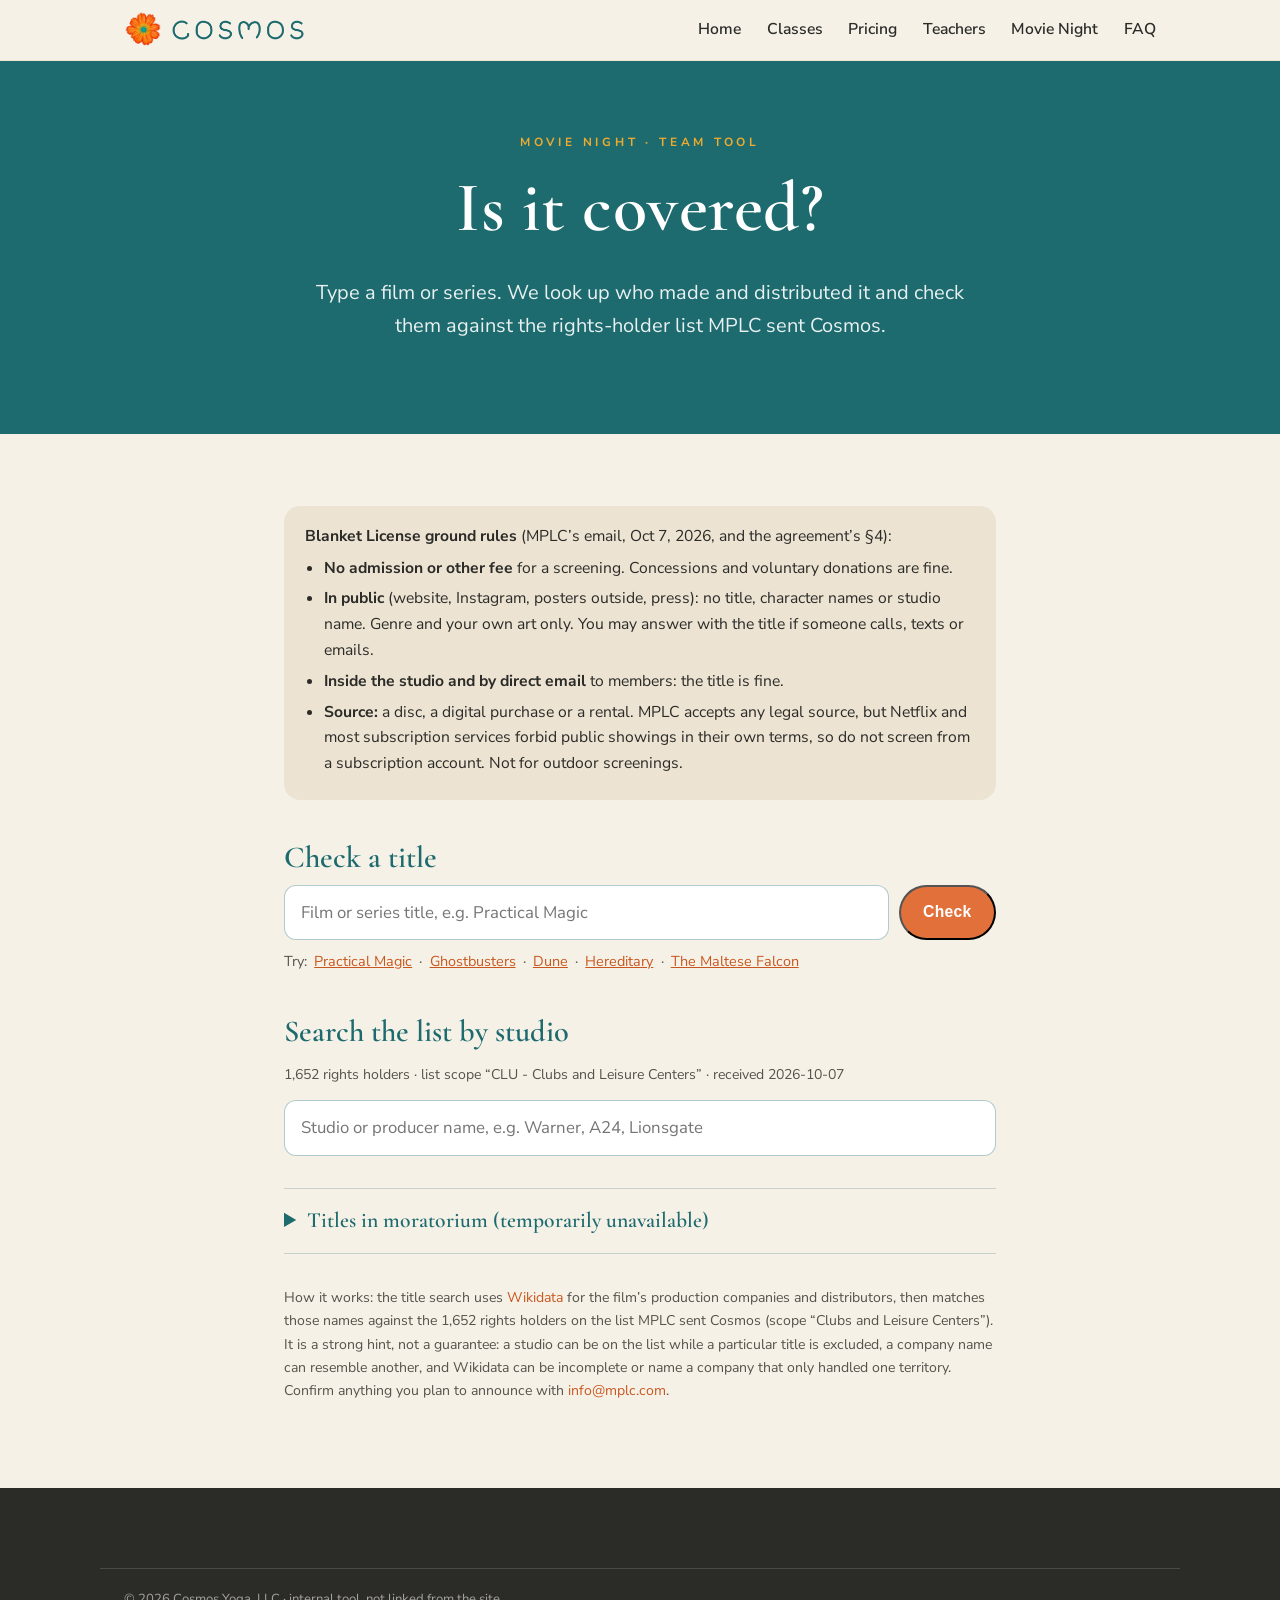
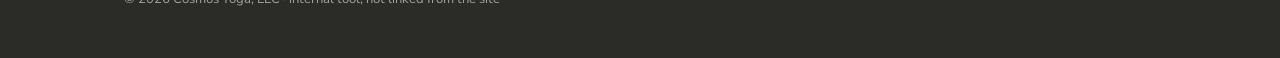
<file: covered.html>
<!DOCTYPE html>
<html lang="en" data-v="20261007b">
<head>
<meta charset="utf-8">
<meta name="viewport" content="width=device-width, initial-scale=1">
<title>Is it covered? | Cosmos Yoga</title>
<meta name="description" content="Internal tool: check whether a film or series is covered by Cosmos Yoga’s MPLC Blanket License.">
<meta name="robots" content="noindex, nofollow">
<meta name="theme-color" content="#1d6b6e">
<link rel="icon" type="image/png" href="assets/favicon.png?v=4">
<link rel="preconnect" href="https://fonts.googleapis.com">
<link rel="preconnect" href="https://fonts.gstatic.com" crossorigin>
<link href="https://fonts.googleapis.com/css2?family=Cormorant+Garamond:ital,wght@0,500;0,600;1,500&family=Nunito+Sans:wght@400;600;700&display=swap" rel="stylesheet">
<link rel="stylesheet" href="assets/style.css?v=20261111">
<style>
  .tool { max-width: 760px; margin: 0 auto; }
  .tool h2 { font-size: clamp(1.5rem, 3vw, 1.9rem); color: var(--teal-deep); margin: 2.6rem 0 .6rem; }
  .tool h2:first-child { margin-top: 0; }
  .searchrow { display: flex; gap: .6rem; flex-wrap: wrap; }
  .searchrow input { flex: 1 1 260px; font: inherit; font-size: 1.05rem; padding: .8rem 1rem; border: 1.5px solid rgba(29,107,110,.35); border-radius: 12px; background: #fff; color: var(--ink); }
  .searchrow input:focus { outline: 2px solid var(--teal-mid); outline-offset: 1px; }
  .searchrow .btn { padding: .8rem 1.4rem; }
  .tries { margin: .6rem 0 0; font-size: .9rem; color: var(--ink-soft); }
  .tries button { font: inherit; font-size: .9rem; background: none; border: 0; padding: 0 .2rem; color: var(--terra-dk); cursor: pointer; text-decoration: underline; }
  .picks { display: grid; gap: .5rem; margin: .4rem 0 1.2rem; }
  .pick { text-align: left; font: inherit; background: #fff; border: 1.5px solid rgba(29,107,110,.22); border-radius: 12px; padding: .7rem .9rem; cursor: pointer; color: var(--ink); line-height: 1.4; }
  .pick:hover { border-color: var(--teal-mid); }
  .pick.on { border-color: var(--teal-deep); box-shadow: inset 0 0 0 1px var(--teal-deep); }
  .pick .yr { color: var(--ink-soft); font-weight: 600; }
  .small { font-size: .88rem; } .muted { color: var(--ink-soft); } .warn { color: var(--terra-dk); }
  .verdict { border-radius: 16px; padding: 1.3rem 1.4rem; background: #fff; border: 1.5px solid rgba(29,107,110,.22); border-left-width: 10px; }
  .verdict h3 { margin: .1rem 0 .3rem; color: var(--ink); }
  .verdict-head { margin: 0; text-transform: uppercase; letter-spacing: .22em; font-size: .74rem; font-weight: 700; }
  .verdict.yes { border-left-color: #2f8a5c; } .verdict.yes .verdict-head { color: #2f8a5c; }
  .verdict.no { border-left-color: #c2452d; } .verdict.no .verdict-head { color: #c2452d; }
  .verdict.maybe { border-left-color: var(--saffron); } .verdict.maybe .verdict-head { color: #b57d0e; }
  .verdict.unknown { border-left-color: #8a8a84; } .verdict.unknown .verdict-head { color: #6d6d68; }
  table.evidence { width: 100%; border-collapse: collapse; margin: 1rem 0 .6rem; font-size: .95rem; }
  table.evidence th { text-align: left; font-size: .74rem; letter-spacing: .14em; text-transform: uppercase; color: var(--ink-soft); padding: .35rem .4rem; border-bottom: 1px solid rgba(29,107,110,.22); }
  table.evidence td { padding: .5rem .4rem; border-bottom: 1px solid rgba(29,107,110,.12); vertical-align: top; }
  .tag { display: inline-block; padding: .1rem .5rem; border-radius: 999px; font-size: .82rem; font-weight: 600; background: #e4f1ea; color: #1f6a44; }
  .tag.weak { background: #fbefd2; color: #8a5f08; } .tag.none { background: #f4e3df; color: #9b3a28; }
  .rules { background: var(--cream-dk); border-radius: 16px; padding: 1.1rem 1.3rem; margin: 0 0 1.6rem; font-size: .98rem; }
  .rules ul { margin: .4rem 0 0; padding-left: 1.2rem; } .rules li { margin: .3rem 0; }
  #moratorium ul { padding-left: 1.2rem; font-size: .95rem; columns: 1; }
  #moratorium li { margin: .25rem 0; } #moratorium li.mora-past { color: var(--ink-soft); } #moratorium li.mora-active { font-weight: 600; }
  details.block { border-top: 1px solid rgba(29,107,110,.22); border-bottom: 1px solid rgba(29,107,110,.22); padding: .3rem 0; margin-top: 2rem; }
  details.block summary { cursor: pointer; font-family: var(--serif); font-size: 1.35rem; font-weight: 600; color: var(--teal-deep); padding: .6rem 0; }
</style>
</head>
<body>

<header class="site-header">
  <nav class="nav">
    <a class="brand" href="index.html"><img src="assets/logo-mark.png?v=4" alt="Cosmos Yoga"><span class="cosmos-wordmark brand-wordmark" aria-hidden="true"></span></a>
    <div class="nav-links">
      <a href="index.html">Home</a>
      <a href="classes.html">Classes</a>
      <a href="pricing.html">Pricing</a>
      <a href="teachers.html">Teachers</a>
      <a href="movie-night.html">Movie Night</a>
      <a href="faq.html">FAQ</a>
    </div>
  </nav>
</header>

<section class="band teal">
  <div class="wrap narrow center">
    <p class="eyebrow">Movie night · team tool</p>
    <h1 style="color:#fff">Is it covered?</h1>
    <p class="lead" style="color:rgba(255,255,255,.9)">Type a film or series. We look up who made and distributed it and check them against the rights-holder list MPLC sent Cosmos.</p>
  </div>
</section>

<section class="band">
  <div class="wrap tool">

    <div class="rules">
      <strong>Blanket License ground rules</strong> (MPLC’s email, Oct 7, 2026, and the agreement’s §4):
      <ul>
        <li><strong>No admission or other fee</strong> for a screening. Concessions and voluntary donations are fine.</li>
        <li><strong>In public</strong> (website, Instagram, posters outside, press): no title, character names or studio name. Genre and your own art only. You may answer with the title if someone calls, texts or emails.</li>
        <li><strong>Inside the studio and by direct email</strong> to members: the title is fine.</li>
        <li><strong>Source:</strong> a disc, a digital purchase or a rental. MPLC accepts any legal source, but Netflix and most subscription services forbid public showings in their own terms, so do not screen from a subscription account. Not for outdoor screenings.</li>
      </ul>
    </div>

    <h2>Check a title</h2>
    <form id="title-form" class="searchrow" autocomplete="off">
      <input id="title-q" type="search" placeholder="Film or series title, e.g. Practical Magic" aria-label="Film or series title" required>
      <button class="btn" type="submit">Check</button>
    </form>
    <p class="tries">Try: <button type="button" data-try="Practical Magic">Practical Magic</button> · <button type="button" data-try="Ghostbusters">Ghostbusters</button> · <button type="button" data-try="Dune">Dune</button> · <button type="button" data-try="Hereditary">Hereditary</button> · <button type="button" data-try="The Maltese Falcon">The Maltese Falcon</button></p>
    <div id="title-results"></div>

    <h2>Search the list by studio</h2>
    <p class="muted small" id="list-meta">Loading the list…</p>
    <div class="searchrow"><input id="list-q" type="search" placeholder="Studio or producer name, e.g. Warner, A24, Lionsgate" aria-label="Studio name"></div>
    <div id="list-results"></div>

    <details class="block">
      <summary>Titles in moratorium (temporarily unavailable)</summary>
      <p class="small muted">From “MPLC US Moratorium 2026.pdf”. Disney+/Hulu originals have their own list of available programs on the last page of that PDF.</p>
      <div id="moratorium"></div>
    </details>

    <p class="small muted" style="margin-top:2rem">How it works: the title search uses <a href="https://www.wikidata.org" target="_blank" rel="noopener">Wikidata</a> for the film’s production companies and distributors, then matches those names against the 1,652 rights holders on the list MPLC sent Cosmos (scope “Clubs and Leisure Centers”). It is a strong hint, not a guarantee: a studio can be on the list while a particular title is excluded, a company name can resemble another, and Wikidata can be incomplete or name a company that only handled one territory. Confirm anything you plan to announce with <a href="mailto:info@mplc.com">info@mplc.com</a>.</p>

  </div>
</section>

<footer class="site-footer">
  <div class="wrap foot-legal">
    <p>&copy; 2026 Cosmos Yoga, LLC &middot; internal tool, not linked from the site</p>
  </div>
</footer>

<script src="assets/covered.js?v=20261007b"></script>
</body>
</html>
</file>
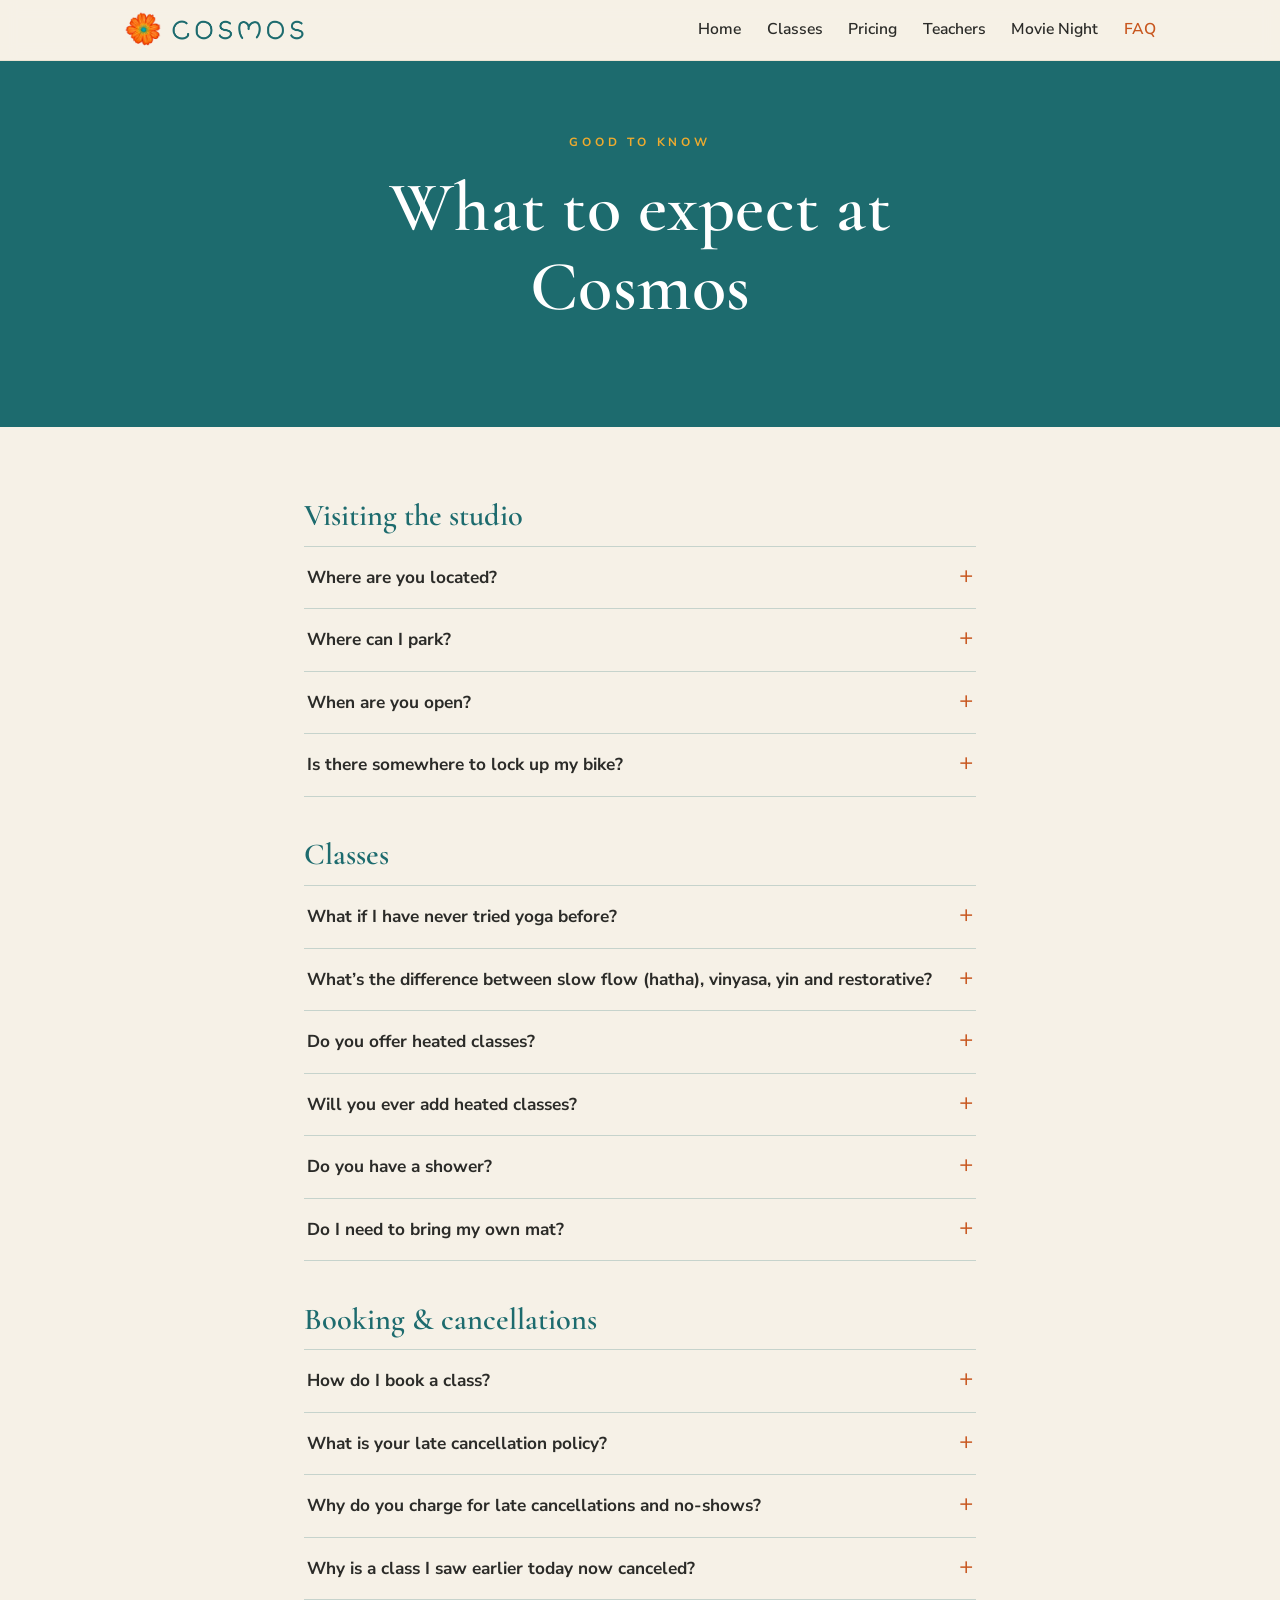
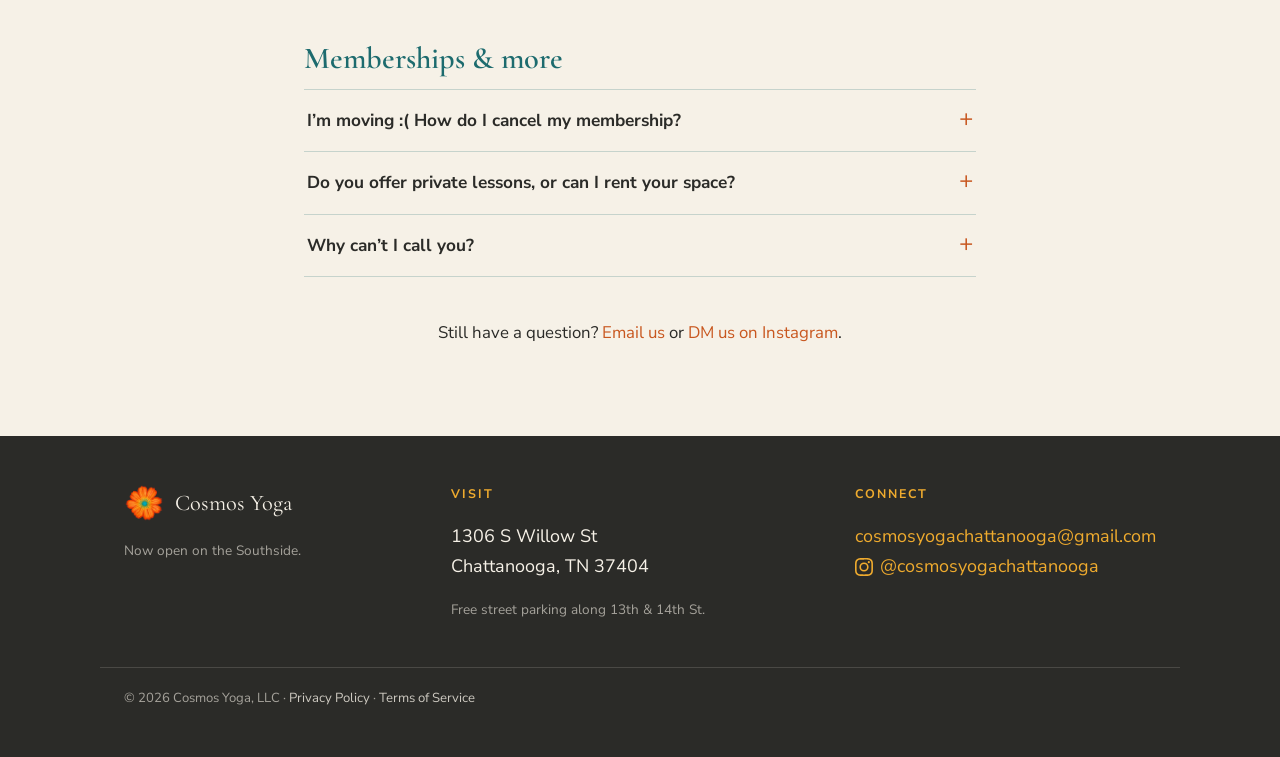
<file: faq.html>
<!DOCTYPE html>
<html lang="en">
<head>
<meta charset="utf-8">
<meta name="viewport" content="width=device-width, initial-scale=1">
<title>FAQ | Cosmos Yoga</title>
<meta name="description" content="Cosmos Yoga FAQ: where to park, what to bring, how booking and late cancellations work, class styles, and how to reach us.">
<link rel="canonical" href="https://cosmosyogachattanooga.com/faq.html">
<meta name="theme-color" content="#1d6b6e">
<link rel="icon" type="image/png" href="assets/favicon.png?v=4">
<link rel="apple-touch-icon" href="assets/favicon.png?v=4">
<meta property="og:type" content="website">
<meta property="og:site_name" content="Cosmos Yoga">
<meta property="og:title" content="FAQ | Cosmos Yoga">
<meta property="og:description" content="Parking, what to bring, booking, late cancellations, class styles and how to reach us.">
<meta property="og:url" content="https://cosmosyogachattanooga.com/faq.html">
<meta property="og:image" content="https://cosmosyogachattanooga.com/assets/og-image.png">
<meta property="og:image:width" content="1200">
<meta property="og:image:height" content="630">
<meta property="og:image:alt" content="Cosmos Yoga · Movement + Ritual + Intention, Chattanooga, Tennessee">
<meta name="twitter:card" content="summary_large_image">
<meta name="twitter:title" content="FAQ | Cosmos Yoga">
<meta name="twitter:description" content="Parking, what to bring, booking, late cancellations and class styles.">
<meta name="twitter:image" content="https://cosmosyogachattanooga.com/assets/og-image.png">
<link rel="preconnect" href="https://fonts.googleapis.com">
<link rel="preconnect" href="https://fonts.gstatic.com" crossorigin>
<link href="https://fonts.googleapis.com/css2?family=Cormorant+Garamond:ital,wght@0,500;0,600;1,500&family=Nunito+Sans:wght@400;600;700&display=swap" rel="stylesheet">
<link rel="stylesheet" href="assets/style.css?v=20261111">
<!-- Meta Pixel Code -->
<script>
!function(f,b,e,v,n,t,s)
{if(f.fbq)return;n=f.fbq=function(){n.callMethod?
n.callMethod.apply(n,arguments):n.queue.push(arguments)};
if(!f._fbq)f._fbq=n;n.push=n;n.loaded=!0;n.version='2.0';
n.queue=[];t=b.createElement(e);t.async=!0;
t.src=v;s=b.getElementsByTagName(e)[0];
s.parentNode.insertBefore(t,s)}(window, document,'script',
'https://connect.facebook.net/en_US/fbevents.js');
fbq('init', '1400458978895224');
fbq('track', 'PageView');
</script>
<noscript><img height="1" width="1" style="display:none"
src="https://www.facebook.com/tr?id=1400458978895224&ev=PageView&noscript=1"
/></noscript>
<!-- End Meta Pixel Code -->
</head>
<body>

<header class="site-header">
  <nav class="nav">
    <a class="brand" href="index.html"><img src="assets/logo-mark.png?v=4" alt="Cosmos Yoga"><span class="cosmos-wordmark brand-wordmark" aria-hidden="true"></span></a>
    <div class="nav-links">
      <a href="index.html">Home</a>
      <a href="classes.html">Classes</a>
      <a href="pricing.html">Pricing</a>
      <a href="teachers.html">Teachers</a>
      <a href="movie-night.html">Movie Night</a>
      <a href="faq.html" class="active">FAQ</a>
    </div>
  </nav>
</header>

<section class="band teal">
  <div class="wrap narrow center">
    <p class="eyebrow">Good to know</p>
    <h1 style="color:#fff">What to expect at Cosmos</h1>
  </div>
</section>

<section class="band">
  <div class="wrap narrow faq">

    <h2>Visiting the studio</h2>
    <div class="faq-group">
      <details>
        <summary>Where are you located?</summary>
        <p>1306 S Willow St, Chattanooga, TN 37404.</p>
      </details>
      <details>
        <summary>Where can I park?</summary>
        <p>There is free street parking on 13th, 14th and Kelly St. Please do <strong>not</strong> park behind our building in our small lot. That is for residents and our staff.</p>
      </details>
      <details>
        <summary>When are you open?</summary>
        <p>We are a small studio. We open 15 minutes before each class and lock the doors 5 minutes after class has started, so please arrive a little early. Outside of class times our hours vary; you can always <a href="mailto:cosmosyogachattanooga@gmail.com">email us</a> or <a href="https://instagram.com/cosmosyogachattanooga">DM us on Instagram</a> to reach us.</p>
      </details>
      <details>
        <summary>Is there somewhere to lock up my bike?</summary>
        <p>Yes. There is a bike rack in front of our building, and you are also welcome to lock your bike to our fence in the back parking lot. We are hoping to add another bike rack soon!</p>
      </details>
    </div>

    <h2>Classes</h2>
    <div class="faq-group">
      <details>
        <summary>What if I have never tried yoga before?</summary>
        <p>Perfect! We would love to be your yoga home, whether that is for one class or the start of a new practice. Our teachers will guide you and leave plenty of room for choice and challenge.</p>
      </details>
      <details>
        <summary>What’s the difference between slow flow (hatha), vinyasa, yin and restorative?</summary>
        <p><strong>Hatha (slow flow).</strong> A traditional, slower-paced style focused on physical postures (<em>asanas</em>) and breathing (<em>pranayama</em>). The practice is slow and steady, and poses are usually held for several breaths. These classes are great for beginners who want time to learn proper alignment and build a strong foundation, and for people who like the challenge of slow, steady holds.</p>
        <p><strong>Vinyasa.</strong> A dynamic, flowing style that links continuous movement with the breath. This class will get your heart rate up. It is more active and athletic, moving smoothly from one posture to the next, and is ideal if you are looking for a cardiovascular workout, stamina and strength building. Still beginner friendly, but faster paced.</p>
        <p><strong>Yin.</strong> A slow, passive practice targeting deep connective tissues, ligaments and joints. The pace is very slow, with mostly floor-based postures held for a long time (typically 2 to 5 minutes or more) with relaxed muscles. Great for improving flexibility, joint mobility and post-workout recovery.</p>
        <p><strong>Restorative.</strong> A deeply relaxing practice that uses heavy support from props like bolsters, blankets and blocks. Extremely still and passive. Poses are held for extended periods so the body is completely supported. Ideal for stress relief and injury recovery.</p>
      </details>
      <details>
        <summary>Do you offer heated classes?</summary>
        <p>No. Our classes are typically somewhere between 74 and 80 degrees, depending on the instructor.</p>
      </details>
      <details>
        <summary>Will you ever add heated classes?</summary>
        <p>We don’t know. So far, the feedback has been that people really enjoy having a space dedicated to non-heated classes.</p>
      </details>
      <details>
        <summary>Do you have a shower?</summary>
        <p>No. Because our classes aren’t heated, you can likely go on about your day without one. We won’t judge you.</p>
      </details>
      <details>
        <summary>Do I need to bring my own mat?</summary>
        <p>You are welcome to bring your own mat! If you don’t have one, we have mats to rent for $2. Mat rental is free if you walk or bike to class! We also have other props (blankets, bolsters, and blocks) on hand for you to use for free.</p>
      </details>
    </div>

    <h2>Booking &amp; cancellations</h2>
    <div class="faq-group">
      <details>
        <summary>How do I book a class?</summary>
        <p>On our website (see <a href="classes.html">Classes</a>) or directly in the Mindbody app. If you have any issues or questions, <a href="mailto:cosmosyogachattanooga@gmail.com">email us</a> or <a href="https://instagram.com/cosmosyogachattanooga">DM us on Instagram</a> and we will help you.</p>
      </details>
      <details>
        <summary>What is your late cancellation policy?</summary>
        <p>A late cancellation is canceling within 1 hour of the class start time. Late cancellations and no-shows are treated the same:</p>
        <ul>
          <li><strong>Class packs</strong> (5 or 10 classes): you forfeit one class.</li>
          <li><strong>Drop-in and walk-in bookings:</strong> non-refundable.</li>
          <li><strong>Unlimited members:</strong> an $8 fee.</li>
        </ul>
      </details>
      <details>
        <summary>Why do you charge for late cancellations and no-shows?</summary>
        <p>Because we still pay our instructors for being here, and we value their time and dedication. Without their knowledge and commitment, we are just a building!</p>
      </details>
      <details>
        <summary>Why is a class I saw earlier today now canceled?</summary>
        <p>We will cancel a class if nobody has signed up by about 2 hours before it starts (the exact time frame depends on the teacher). This respects our teachers’ time and keeps operating costs low.</p>
        <p>If you see a class you know you want to come to, sign up! That way we know you are coming and class will go on as scheduled. We won’t cancel a class that has sign-ups unless the instructor has an illness or emergency and no substitute could be found. We always update our website and Mindbody with cancellations, so check there if you have not signed up.</p>
      </details>
    </div>

    <h2>Memberships &amp; more</h2>
    <div class="faq-group">
      <details>
        <summary>I’m moving :( How do I cancel my membership?</summary>
        <p><strong>Month-to-month memberships</strong> can be cancelled at any time with no fee. Just <a href="mailto:cosmosyogachattanooga@gmail.com">email us</a>: you are charged once more on your next billing date, and your membership stays active for one more month after that.</p>
        <p><strong>Annual memberships</strong> are a 12-month commitment at a locked rate, so they cannot be cancelled during the term, with two exceptions: you move more than 25 miles from the studio, or a doctor confirms a medical condition that keeps you from practicing for the rest of the term. Temporary situations are handled as a hold instead; email us and we will sort it out. After the 12 months your membership continues month-to-month, and you can cancel at any time with 30 days’ written notice and no fee.</p>
      </details>
      <details>
        <summary>Do you offer private lessons, or can I rent your space?</summary>
        <p>We do! <a href="mailto:cosmosyogachattanooga@gmail.com">Email us</a> or <a href="https://instagram.com/cosmosyogachattanooga">DM us on Instagram</a> and let us know what dates, times and instructors you are looking for.</p>
      </details>
      <details>
        <summary>Why can’t I call you?</summary>
        <p>We used to list a phone number, but the amount of spam calls was outrageous and overwhelming. We are happy to call or text you: just <a href="mailto:cosmosyogachattanooga@gmail.com">email us</a> or <a href="https://instagram.com/cosmosyogachattanooga">DM us on Instagram</a> and say you’d like a call or text back.</p>
      </details>
    </div>

    <p class="faq-more">Still have a question? <a href="mailto:cosmosyogachattanooga@gmail.com">Email us</a> or <a href="https://instagram.com/cosmosyogachattanooga">DM us on Instagram</a>.</p>

  </div>
</section>

<footer class="site-footer">
  <div class="wrap">
    <div>
      <div class="foot-brand"><img src="assets/logo-mark.png?v=4" alt=""> Cosmos Yoga</div>
      <p class="muted mt-1">Now open on the Southside.</p>
    </div>
    <div>
      <h4>Visit</h4>
      <p>1306 S Willow St<br>Chattanooga, TN 37404</p>
      <p class="muted">Free street parking along 13th &amp; 14th St.</p>
    </div>
    <div>
      <h4>Connect</h4>
      <p><a href="mailto:cosmosyogachattanooga@gmail.com">cosmosyogachattanooga@gmail.com</a><br>
      <a class="ig-link" href="https://instagram.com/cosmosyogachattanooga"><svg class="ig-icon" viewBox="0 0 24 24" aria-hidden="true"><path d="M12 2.16c3.2 0 3.58.01 4.85.07 1.17.05 1.8.25 2.23.42.56.22.96.48 1.38.9.42.42.68.82.9 1.38.16.43.36 1.06.41 2.23.06 1.27.07 1.65.07 4.85s-.01 3.58-.07 4.85c-.05 1.17-.25 1.8-.41 2.23-.22.56-.48.96-.9 1.38-.42.42-.82.68-1.38.9-.43.16-1.06.36-2.23.41-1.27.06-1.65.07-4.85.07s-3.58-.01-4.85-.07c-1.17-.05-1.8-.25-2.23-.41-.56-.22-.96-.48-1.38-.9-.42-.42-.68-.82-.9-1.38-.16-.43-.36-1.06-.41-2.23-.06-1.27-.07-1.65-.07-4.85s.01-3.58.07-4.85c.05-1.17.25-1.8.41-2.23.22-.56.48-.96.9-1.38.42-.42.82-.68 1.38-.9.43-.16 1.06-.36 2.23-.41 1.27-.06 1.65-.07 4.85-.07M12 0C8.74 0 8.33.01 7.05.07 5.78.13 4.9.33 4.14.63c-.79.31-1.46.72-2.13 1.38C1.35 2.68.94 3.35.63 4.14.33 4.9.13 5.78.07 7.05.01 8.33 0 8.74 0 12s.01 3.67.07 4.95c.06 1.27.26 2.15.56 2.91.31.79.72 1.46 1.38 2.13.67.66 1.34 1.07 2.13 1.38.76.3 1.64.5 2.91.56C8.33 23.99 8.74 24 12 24s3.67-.01 4.95-.07c1.27-.06 2.15-.26 2.91-.56.79-.31 1.46-.72 2.13-1.38.66-.67 1.07-1.34 1.38-2.13.3-.76.5-1.64.56-2.91.06-1.28.07-1.69.07-4.95s-.01-3.67-.07-4.95c-.06-1.27-.26-2.15-.56-2.91-.31-.79-.72-1.46-1.38-2.13-.67-.66-1.34-1.07-2.13-1.38-.76-.3-1.64-.5-2.91-.56C15.67.01 15.26 0 12 0z"/><path d="M12 5.84A6.16 6.16 0 1018.16 12 6.16 6.16 0 0012 5.84zM12 16a4 4 0 114-4 4 4 0 01-4 4z"/><circle cx="18.41" cy="5.59" r="1.44"/></svg>@cosmosyogachattanooga</a></p>
    </div>
  </div>
  <div class="wrap foot-legal">
    <p>&copy; 2026 Cosmos Yoga, LLC &middot; <a href="privacy.html">Privacy Policy</a> &middot; <a href="terms.html">Terms of Service</a></p>
  </div>
</footer>

</body>
</html>
</file>
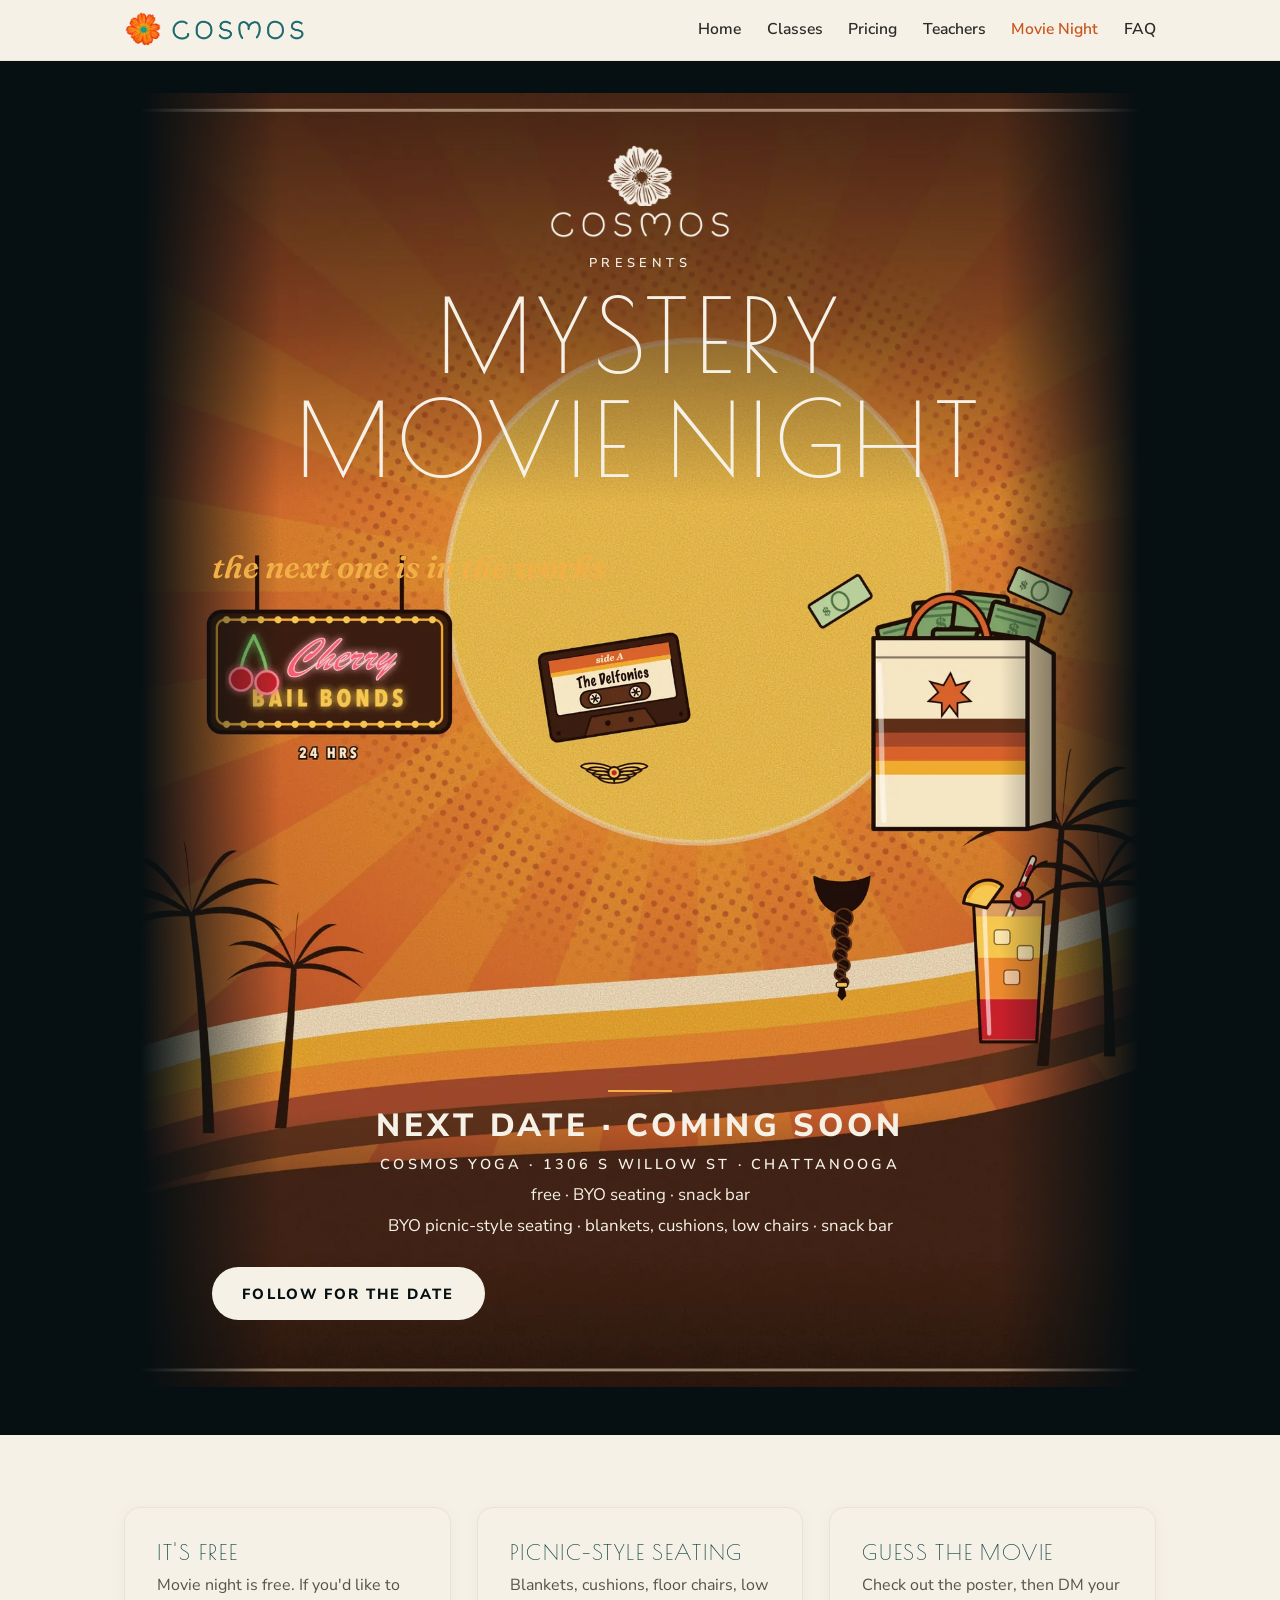
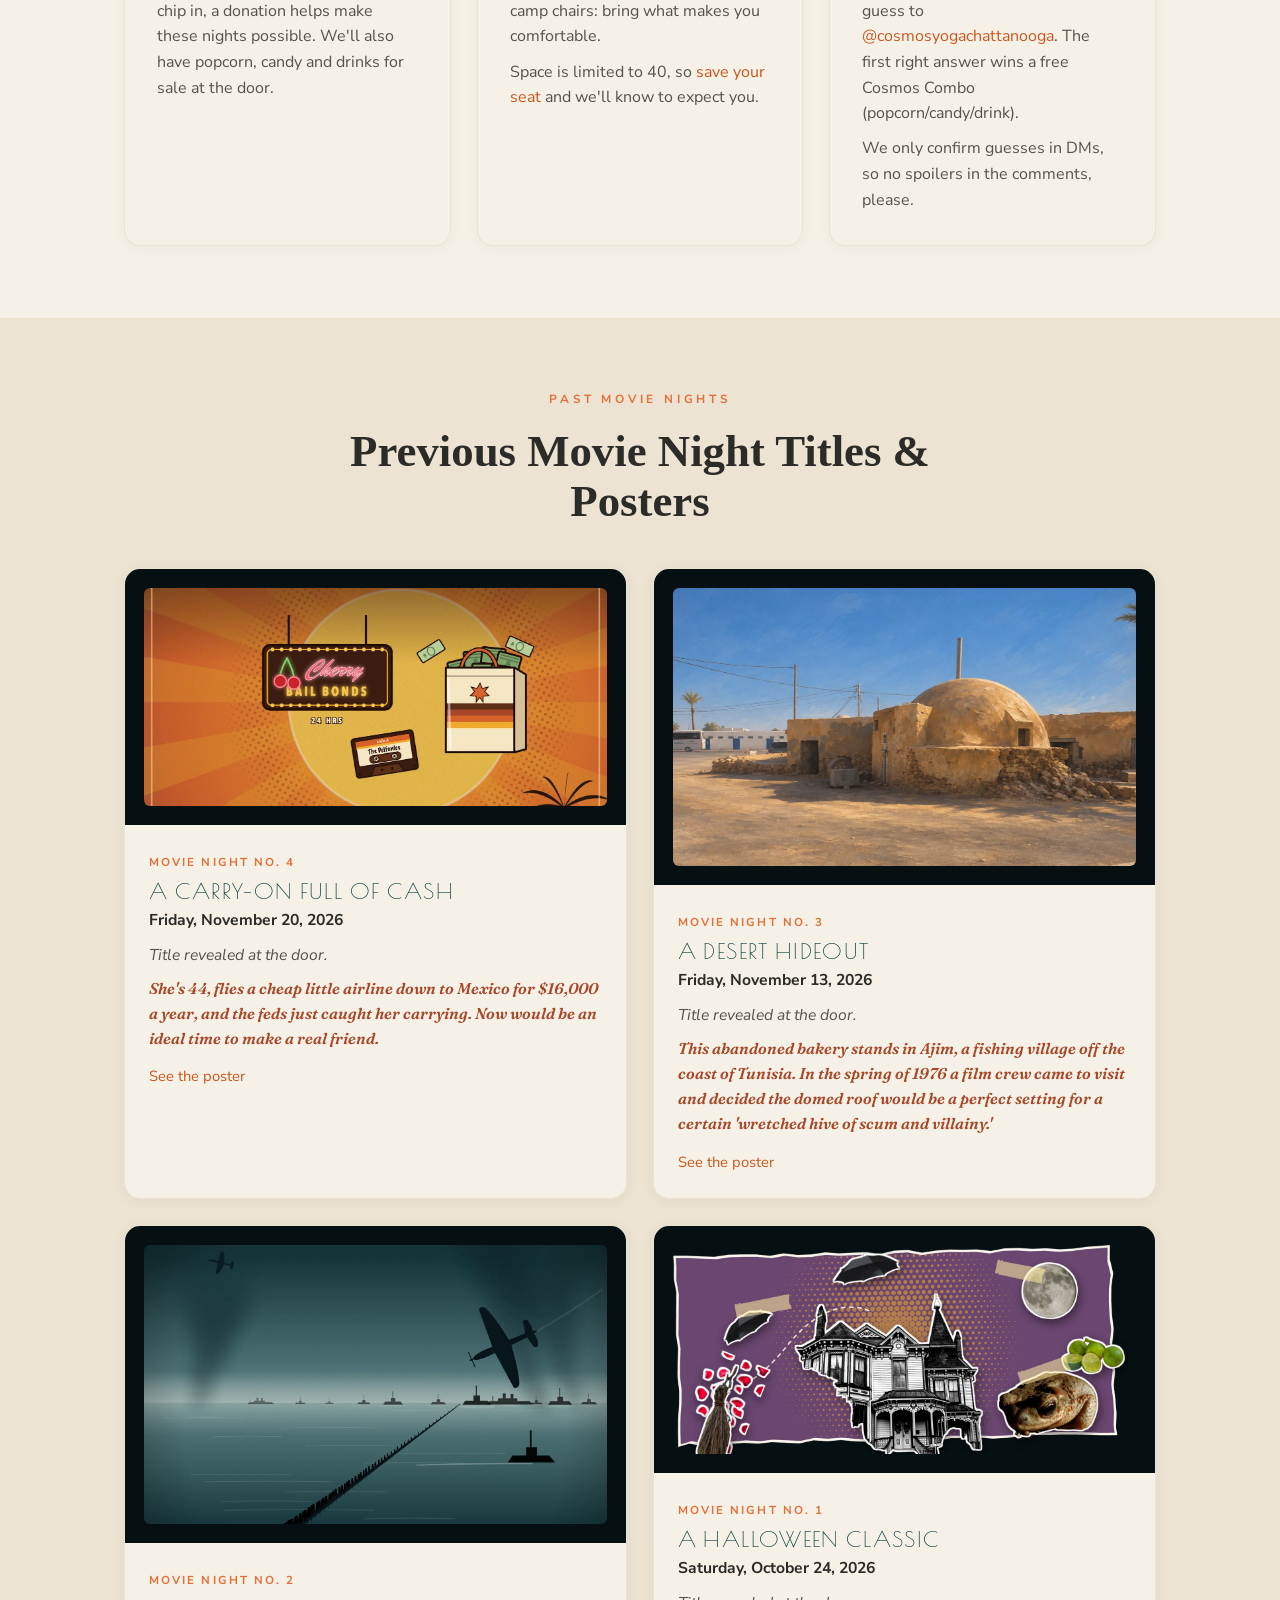
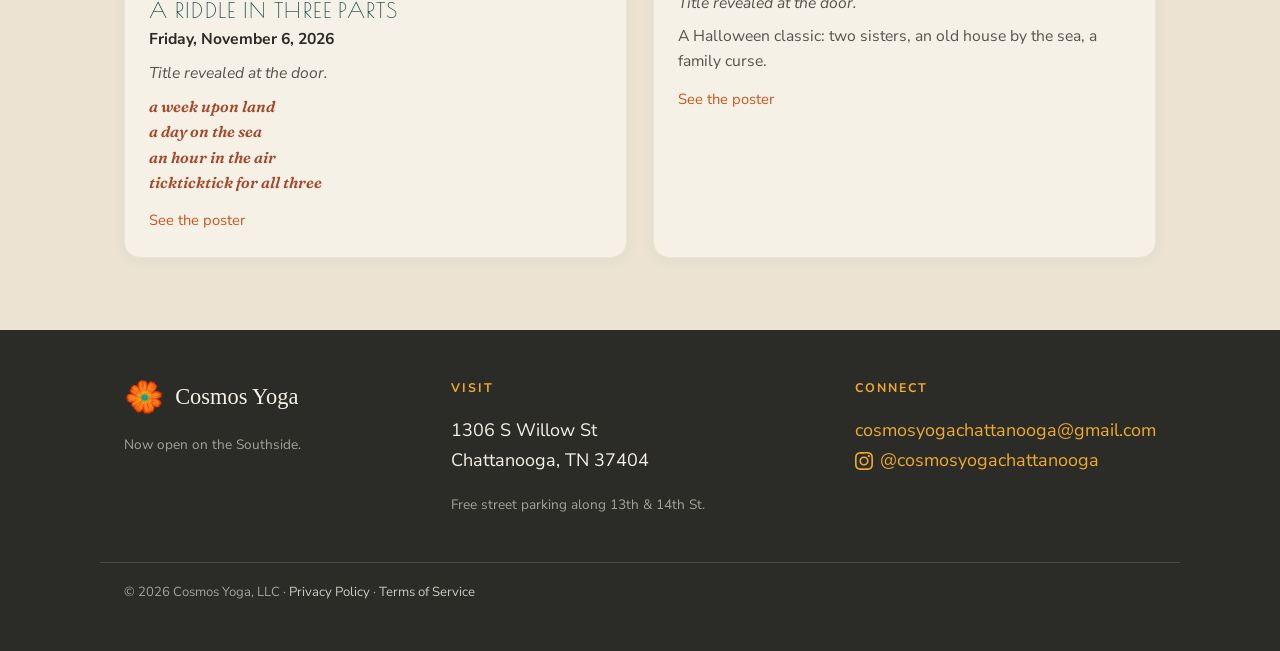
<file: movie-night.html>
<!DOCTYPE html>
<html lang="en">
<head>
<meta charset="utf-8">
<meta name="viewport" content="width=device-width, initial-scale=1">
<title>Mystery Movie Night | Cosmos Yoga</title>
<meta name="description" content="Cosmos Mystery Movie Night in Chattanooga: a free film on the big screen at the studio, BYO picnic-style seating, a snack bar, and a title revealed at the door. Save your seat.">
<link rel="canonical" href="https://cosmosyogachattanooga.com/movie-night.html">
<meta name="theme-color" content="#060f12">
<link rel="icon" type="image/png" href="assets/favicon.png?v=4">
<link rel="apple-touch-icon" href="assets/favicon.png?v=4">
<!-- the share picture is made by flyer/movie-night/src/build_og.py in the cosmos repo; for the next night, rebuild it and update the title, description and image lines here (crawlers do not run the page script) -->
<meta property="og:type" content="website">
<meta property="og:site_name" content="Cosmos Yoga">
<meta property="og:title" content="Mystery Movie Night No. 4 · Fri Nov 20 | Cosmos Yoga">
<meta property="og:description" content="A free film on the big screen at the studio, Fri Nov 20, doors 7:00. BYO picnic-style seating, snack bar, title revealed at the door. Save your seat.">
<meta property="og:url" content="https://cosmosyogachattanooga.com/movie-night.html">
<meta property="og:image" content="https://cosmosyogachattanooga.com/assets/movie-night/no4-share.jpg">
<meta property="og:image:width" content="1200">
<meta property="og:image:height" content="630">
<meta property="og:image:alt" content="Cosmos presents Mystery Movie Night No. 4 · Fri Nov 20 · doors 7:00 · film 7:30">
<meta name="twitter:card" content="summary_large_image">
<meta name="twitter:title" content="Mystery Movie Night No. 4 · Fri Nov 20 | Cosmos Yoga">
<meta name="twitter:description" content="A free film on the big screen at the studio, Fri Nov 20. Save your seat.">
<meta name="twitter:image" content="https://cosmosyogachattanooga.com/assets/movie-night/no4-share.jpg">
<link rel="preconnect" href="https://fonts.googleapis.com">
<link rel="preconnect" href="https://fonts.gstatic.com" crossorigin>
<link href="https://fonts.googleapis.com/css2?family=Nunito+Sans:wght@400;600;700;800&family=Caveat:wght@700&family=Fraunces:ital,wght@0,600;0,700;1,600&family=Poiret+One&family=News+Cycle:wght@700&family=Archivo+Black&family=Ultra&family=Shrikhand&display=swap" rel="stylesheet">
<link rel="stylesheet" href="assets/style.css?v=20261111">
<style>
/* ===== Movie Night page: the night's poster, as a web page. Scoped to body.mn.
   Every word on the page comes from assets/movie-night-content.js (edit the copy there). ===== */
body.mn { background: var(--cream); }
body.mn [hidden] { display: none !important; }
.mn-hero { background: #060f12; color: #f6f1e7; padding: clamp(.6rem, 2.5vw, 2rem) 0 clamp(1.6rem, 4vw, 3rem); overflow: hidden; }
/* the sheet: the poster's proportions, the night's picture behind, fading into the dark at the sides */
/* the house look lives in these variables; a night's own look (content.js → look.css) overrides them on the sheet */
.mn-sheet { --hero: none; --veil: linear-gradient(transparent, transparent); --hero-pos: center; --accent: #f2af46; --edge: #060f12;
  --title-shadow: none; --title2-font: var(--title-font); --title2-color: var(--title-color); --title2-transform: uppercase; --riddle-color: var(--accent);
  --title-font: "Poiret One", "Fraunces", serif; --title-weight: 400; --title-spacing: .06em; --title-color: #f6f1e7;
  --no-font: Fraunces, var(--serif-zine); --no-style: italic; --no-weight: 600;
  --riddle-font: Fraunces, var(--serif-zine); --riddle-style: italic; --riddle-weight: 600; --riddle-size: clamp(1.2rem, 3.2vw, 2rem);
  --clue-box: transparent; --clue-radius: 0; --clue-pad: 0;
  --marq-font: inherit; --marq-weight: 800; --marq-spacing: .12em; --marq-color: inherit;
  position: relative; max-width: 1000px; margin: 0 auto; display: flex; flex-direction: column; aspect-ratio: 17 / 22;
  padding: clamp(1.6rem, 5vw, 3.2rem) clamp(1.2rem, 6vw, 4.5rem) clamp(1.4rem, 4vw, 2.6rem); text-align: center;
  background-color: var(--edge); background-image: var(--veil), var(--hero); background-size: cover, cover; background-position: center, var(--hero-pos); background-repeat: no-repeat; }
.mn-sheet::before, .mn-sheet::after { content: ""; position: absolute; top: 0; bottom: 0; width: 14%; pointer-events: none; }
.mn-sheet::before { left: 0; background: linear-gradient(90deg, var(--edge), transparent); }
.mn-sheet::after { right: 0; background: linear-gradient(270deg, var(--edge), transparent); }
.mn-sheet > * { position: relative; }
.mn-flower { display: block; width: clamp(44px, 7vw, 72px); margin: 0 auto .35rem; }
.mn-wm { display: block; width: clamp(120px, 18vw, 180px); margin: 0 auto; }
.mn-presents { font-weight: 600; font-size: clamp(.62rem, 1.4vw, .8rem); letter-spacing: .34em; text-transform: uppercase; margin: .9rem 0 0; }
.mn-title { font-family: var(--title-font); font-weight: var(--title-weight); color: var(--title-color); text-transform: uppercase; letter-spacing: var(--title-spacing); font-size: clamp(2.3rem, 9.5vw, 6.4rem); line-height: 1.02; margin: .5rem 0 .3rem; text-shadow: var(--title-shadow); }
.mn-title span { display: block; }
.mn-title .l2 { font-family: var(--title2-font); color: var(--title2-color); text-transform: var(--title2-transform); }
.mn-no { font-family: var(--no-font); font-style: var(--no-style); font-weight: var(--no-weight); color: var(--accent); font-size: clamp(1.4rem, 4vw, 2.6rem); margin: 0; text-shadow: var(--title-shadow); }
.mn-riddle { align-self: flex-start; text-align: left; max-width: 62%; margin: clamp(1.6rem, 5vw, 3.2rem) 0 auto;
  font-family: var(--riddle-font); font-style: var(--riddle-style); font-weight: var(--riddle-weight); color: var(--riddle-color); font-size: var(--riddle-size); line-height: 1.22;
  background: var(--clue-box); border-radius: var(--clue-radius); padding: var(--clue-pad); }
/* the oval (a night's look sets clueShape: "oval"): an ellipse with enough room that the whole block of text sits inside it */
.mn-riddle.oval { border-radius: 50%; padding: 5.5% 8%; max-width: 58%; line-height: 1.18; margin: auto 0 0; }  /* sits low, over the ground, so the building stays clear */
.mn-riddle.oval + .mn-foot { margin-top: 0; }   /* the free space goes above the oval, not below it */
.mn-clue-label { color: var(--accent); }
.mn-riddle.oval .mn-clue-label { font-size: clamp(.55rem, 1vw, .66rem); margin-bottom: .3rem; }
.mn-riddle b { font-weight: 700; color: #f6f1e7; }
.mn-clue-label { display: block; font-family: var(--sans, "Nunito Sans", sans-serif); font-style: normal; font-weight: 600; font-size: clamp(.6rem, 1.3vw, .78rem); letter-spacing: .3em; text-transform: uppercase; margin-bottom: .45rem; }
.mn-foot { margin-top: auto; padding-top: clamp(1.6rem, 5vw, 3rem); }
.mn-rule { display: block; width: 64px; height: 2px; background: var(--accent); margin: 0 auto 1rem; }
.mn-marq { font-family: var(--marq-font); font-weight: var(--marq-weight); color: var(--marq-color); text-transform: uppercase; letter-spacing: var(--marq-spacing); font-size: clamp(1.05rem, 3.4vw, 2rem); line-height: 1.15; margin: 0; }
.mn-addr { font-weight: 600; text-transform: uppercase; letter-spacing: .22em; font-size: clamp(.66rem, 1.6vw, .9rem); margin: .55rem 0 0; }
.mn-line { font-size: clamp(.88rem, 1.7vw, 1.05rem); line-height: 1.45; margin: .4rem 0 0; }
.mn-row { display: flex; justify-content: space-between; align-items: flex-end; gap: 1.5rem; margin-top: clamp(1.2rem, 3vw, 1.8rem); text-align: left; }
.mn-game { font-family: Caveat, cursive; font-weight: 700; color: var(--accent); font-size: clamp(1.3rem, 2.8vw, 1.8rem); line-height: 1.1; max-width: 60%; margin: 0; }
.mn-game a { color: inherit; text-decoration: underline; text-decoration-thickness: 1px; text-underline-offset: .12em; }
.mn-cta { display: flex; flex-direction: column; align-items: center; gap: .55rem; flex: 0 0 auto; }
.mn-seat { display: inline-block; background: #f6f1e7; color: #060f12; font-weight: 800; text-transform: uppercase; letter-spacing: .14em; font-size: .92rem;
  padding: .95rem 1.9rem .85rem; border-radius: 999px; white-space: nowrap; transition: background .2s, transform .2s; }
.mn-seat:hover { background: var(--accent); color: #060f12; text-decoration: none; transform: translateY(-2px); }
.mn-spots { font-weight: 600; font-size: .66rem; letter-spacing: .18em; text-transform: uppercase; opacity: .85; text-align: center; }
.mn-cred { font-size: .62rem; letter-spacing: .04em; opacity: .55; margin: 1.6rem 0 0; }
/* how it works */
.mn-how .card h3 { font-family: "Poiret One", "Fraunces", serif; font-weight: 400; text-transform: uppercase; letter-spacing: .08em; font-size: 1.35rem; color: #104244; }
.mn-how .card p { margin: 0; font-size: 1rem; color: var(--ink-soft); line-height: 1.6; }
.mn-how .card p + p { margin-top: .6rem; }
/* past nights */
.mn-past .grid { grid-template-columns: repeat(2, 1fr); }
.mn-card { background: var(--cream); border: 1px solid var(--cream-dk); border-radius: 16px; overflow: hidden; box-shadow: 0 2px 14px rgba(29,107,110,.06); }
.mn-card .art { background: #060f12; padding: 1.2rem; }
.mn-card .art img { display: block; width: 100%; border-radius: 6px; }
.mn-card .body { padding: 1.3rem 1.5rem 1.5rem; }
.mn-card .pill { display: inline-block; font-size: .72rem; letter-spacing: .18em; text-transform: uppercase; font-weight: 700; color: var(--terra); margin-bottom: .4rem; }
.mn-card h3 { font-family: "Poiret One", "Fraunces", serif; font-weight: 400; text-transform: uppercase; letter-spacing: .06em; color: #104244; font-size: 1.4rem; margin: 0 0 .3rem; }
.mn-card .when { font-weight: 700; color: var(--ink); margin: 0 0 .6rem; font-size: .98rem; }
.mn-card p { margin: 0; font-size: .98rem; color: var(--ink-soft); line-height: 1.6; }
.mn-card p + p { margin-top: .5rem; }
.mn-card .riddle { font-family: Fraunces, var(--serif-zine); font-style: italic; font-weight: 600; color: #a6482a; }
.mn-card .title { font-family: Caveat, cursive; font-weight: 700; font-size: 1.5rem; color: var(--terra-dk); }
.mn-card .links { margin-top: .9rem; font-size: .92rem; }
@media (max-width: 820px) { .mn-past .grid { grid-template-columns: 1fr; } }
@media (max-width: 640px) {
  .mn-sheet { aspect-ratio: auto; min-height: 92vh; padding-left: 1.2rem; padding-right: 1.2rem;
    background-size: cover, var(--hero-size-phone, cover); background-position: center, var(--hero-pos-phone, var(--hero-pos)); }   /* a night may show its whole picture across the top on a phone (night 4: the pieces would fall off the sides) */
  .mn-sheet::before, .mn-sheet::after { width: 8%; }
  .mn-riddle { max-width: 88%; }
  .mn-riddle.oval { max-width: 92%; padding: 14% 10%; font-size: clamp(.82rem, 3.3vw, .98rem); margin-top: 34vh; }   /* room above the oval so the building shows on a phone */
  .mn-marq b { display: none; } .mn-marq span { display: block; }   /* the date on one line, the times on the next */
  .mn-row { flex-direction: column; align-items: stretch; }
  .mn-game { max-width: none; }
  .mn-cta { align-items: flex-start; } .mn-spots { text-align: left; }
}
</style>
</head>
<body class="mn">
<header class="site-header">
  <nav class="nav">
    <a class="brand" href="index.html"><img src="assets/logo-mark.png?v=4" alt="Cosmos Yoga"><span class="cosmos-wordmark brand-wordmark" aria-hidden="true"></span></a>
    <div class="nav-links">
      <a href="index.html">Home</a>
      <a href="classes.html">Classes</a>
      <a href="pricing.html">Pricing</a>
      <a href="teachers.html">Teachers</a>
      <a href="movie-night.html" class="active">Movie Night</a>
      <a href="faq.html">FAQ</a>
    </div>
  </nav>
</header>
<section class="mn-hero" id="hero">
  <div class="mn-sheet" id="sheet">
    <div class="mn-top">
      <img class="mn-flower" src="assets/movie-night/stamp-flower-cream.png" alt="">
      <img class="mn-wm" src="assets/movie-night/cosmos-light-cream.png" alt="Cosmos">
      <p class="mn-presents" id="presents"></p>
      <h1 class="mn-title" id="title"></h1>
      <p class="mn-no" id="no"></p>
    </div>
    <div class="mn-riddle" id="riddle"></div>
    <div class="mn-foot">
      <span class="mn-rule"></span>
      <p class="mn-marq" id="marq"></p>
      <p class="mn-addr" id="addr"></p>
      <p class="mn-line" id="rev"></p>
      <p class="mn-line" id="seating"></p>
      <div class="mn-row">
        <p class="mn-game" id="game"></p>
        <div class="mn-cta"><a class="mn-seat" id="seat" href="#" target="_blank" rel="noopener"></a><span class="mn-spots" id="spots"></span></div>
      </div>
      <p class="mn-cred" id="cred"></p>
    </div>
  </div>
</section>
<section class="band mn-how">
  <div class="wrap">
    <div class="grid grid-3" id="how"></div>
  </div>
</section>
<section class="band alt mn-past" id="past">
  <div class="wrap">
    <div class="section-head">
      <p class="eyebrow" id="past-eyebrow"></p>
      <h2 id="past-h"></h2>
    </div>
    <div class="grid" id="past-grid"></div>
  </div>
</section>

<footer class="site-footer">
  <div class="wrap">
    <div>
      <div class="foot-brand"><img src="assets/logo-mark.png?v=4" alt=""> Cosmos Yoga</div>
      <p class="muted mt-1">Now open on the Southside.</p>
    </div>
    <div>
      <h4>Visit</h4>
      <p>1306 S Willow St<br>Chattanooga, TN 37404</p>
      <p class="muted">Free street parking along 13th &amp; 14th St.</p>
    </div>
    <div>
      <h4>Connect</h4>
      <p><a href="mailto:cosmosyogachattanooga@gmail.com">cosmosyogachattanooga@gmail.com</a><br>
      <a class="ig-link" href="https://instagram.com/cosmosyogachattanooga"><svg class="ig-icon" viewBox="0 0 24 24" aria-hidden="true"><path d="M12 2.16c3.2 0 3.58.01 4.85.07 1.17.05 1.8.25 2.23.42.56.22.96.48 1.38.9.42.42.68.82.9 1.38.16.43.36 1.06.41 2.23.06 1.27.07 1.65.07 4.85s-.01 3.58-.07 4.85c-.05 1.17-.25 1.8-.41 2.23-.22.56-.48.96-.9 1.38-.42.42-.82.68-1.38.9-.43.16-1.06.36-2.23.41-1.27.06-1.65.07-4.85.07s-3.58-.01-4.85-.07c-1.17-.05-1.8-.25-2.23-.41-.56-.22-.96-.48-1.38-.9-.42-.42-.68-.82-.9-1.38-.16-.43-.36-1.06-.41-2.23-.06-1.27-.07-1.65-.07-4.85s.01-3.58.07-4.85c.05-1.17.25-1.8.41-2.23.22-.56.48-.96.9-1.38.42-.42.82-.68 1.38-.9.43-.16 1.06-.36 2.23-.41 1.27-.06 1.65-.07 4.85-.07M12 0C8.74 0 8.33.01 7.05.07 5.78.13 4.9.33 4.14.63c-.79.31-1.46.72-2.13 1.38C1.35 2.68.94 3.35.63 4.14.33 4.9.13 5.78.07 7.05.01 8.33 0 8.74 0 12s.01 3.67.07 4.95c.06 1.27.26 2.15.56 2.91.31.79.72 1.46 1.38 2.13.67.66 1.34 1.07 2.13 1.38.76.3 1.64.5 2.91.56C8.33 23.99 8.74 24 12 24s3.67-.01 4.95-.07c1.27-.06 2.15-.26 2.91-.56.79-.31 1.46-.72 2.13-1.38.66-.67 1.07-1.34 1.38-2.13.3-.76.5-1.64.56-2.91.06-1.28.07-1.69.07-4.95s-.01-3.67-.07-4.95c-.06-1.27-.26-2.15-.56-2.91-.31-.79-.72-1.46-1.38-2.13-.67-.66-1.34-1.07-2.13-1.38-.76-.3-1.64-.5-2.91-.56C15.67.01 15.26 0 12 0z"/><path d="M12 5.84A6.16 6.16 0 1018.16 12 6.16 6.16 0 0012 5.84zM12 16a4 4 0 114-4 4 4 0 01-4 4z"/><circle cx="18.41" cy="5.59" r="1.44"/></svg>@cosmosyogachattanooga</a></p>
    </div>
  </div>
  <div class="wrap foot-legal">
    <p>&copy; 2026 Cosmos Yoga, LLC &middot; <a href="privacy.html">Privacy Policy</a> &middot; <a href="terms.html">Terms of Service</a></p>
  </div>
</footer>

<script src="assets/movie-night-content.js"></script>
<script>
(function () {
  var C = window.MOVIE_NIGHT || {}, copy = C.copy || {}, nights = (C.nights || []).slice();
  var $ = function (id) { return document.getElementById(id); };
  var esc = function (s) { return String(s == null ? "" : s).replace(/[&<>"]/g, function (c) { return { '&': '&amp;', '<': '&lt;', '>': '&gt;', '"': '&quot;' }[c]; }); };
  var lines = function (s) { return String(s == null ? "" : s).split("\n").map(esc).join("<br>"); };
  var IG = "https://instagram.com/" + String(copy.handle || "@cosmosyogachattanooga").replace(/^@/, "");
  var igLink = '<a href="' + IG + '">' + esc(copy.handle) + '</a>';

  // --- dates ---
  function local(d) { var p = d.split("-"); return new Date(+p[0], +p[1] - 1, +p[2]); }
  var now = new Date(), today = new Date(now.getFullYear(), now.getMonth(), now.getDate());
  function fmt(d) { return local(d).toLocaleDateString("en-US", { weekday: "long", month: "long", day: "numeric", year: "numeric" }); }
  function short(d) { return local(d).toLocaleDateString("en-US", { weekday: "short", month: "short", day: "numeric" }).toUpperCase().replace(/,/g, " ·"); }
  // the hint: the night's riddle, or "<label> is <tag>, featuring <hints>"
  function hint(n) {
    var label = n.look && n.look.clueLabel ? '<span class="mn-clue-label">' + esc(n.look.clueLabel) + '</span>' : '';
    if (n.riddle) return label + lines(n.riddle);
    return esc(copy.gameLabel) + " is " + esc(n.tag) + ", featuring <b>" + esc(n.hints[0]) + "</b>… <b>" + esc(n.hints[1]) + "</b>… and <b>" + esc(n.hints[2]) + "</b>.";
  }
  var cap = function (s) { s = String(s || ""); return s.charAt(0).toUpperCase() + s.slice(1); };

  nights.sort(function (a, b) { return a.date < b.date ? -1 : 1; });
  var upcoming = nights.filter(function (n) { return local(n.date) >= today; });
  var past = nights.filter(function (n) { return local(n.date) < today; }).reverse();
  var cur = upcoming[0];

  $("presents").textContent = copy.presents || "";
  $("title").innerHTML = String(copy.title || "").split("\n").map(function (t, i) { return '<span class="l' + (i + 1) + '">' + esc(t) + '</span>'; }).join("");
  $("addr").textContent = copy.address || "";
  $("seating").textContent = copy.seating || "";
  if (cur) {
    $("sheet").style.setProperty("--hero", cur.hero ? "url(" + cur.hero + ")" : "none");
    var css = (cur.look && cur.look.css) || {};   // the night's own look, if it has one
    Object.keys(css).forEach(function (k) { $("sheet").style.setProperty(k, css[k]); });
    if (css["--edge"]) $("hero").style.background = css["--edge"];   // the band around the sheet in the night's dark, not the house's
    if (cur.look && cur.look.clueShape) $("riddle").classList.add(cur.look.clueShape);
    $("no").textContent = String(copy.number || "No. {n}").replace("{n}", cur.no);
    $("riddle").innerHTML = hint(cur);
    $("marq").innerHTML = "<span>" + esc(short(cur.date)) + "</span><b> · </b><span>DOORS " + esc(cur.doors) + " · FILM " + esc(cur.film) + "</span>";
    $("rev").textContent = [copy.revealed, cur.rating, copy.terms].filter(Boolean).join(" · ");
    $("game").innerHTML = esc(copy.gameAsk) + " " + igLink + ". " + esc(copy.prizeLead) + " " + esc(cur.prize) + ".";
    $("seat").textContent = copy.seat || "Save your seat"; $("seat").href = cur.rsvp;
    $("spots").textContent = copy.spots || "";
    $("cred").textContent = cur.credit || "";
    document.title = "Movie Night No. " + cur.no + " | Cosmos Yoga";
  } else {
    // nothing on the calendar: keep the mood, point people at Instagram for the next date
    var last = past[0], soon = copy.soon || {};
    $("sheet").style.setProperty("--hero", last && last.hero ? "url(" + last.hero + ")" : "none");
    $("no").hidden = true;
    $("riddle").innerHTML = esc(soon.line || "");
    $("marq").textContent = soon.marquee || "";
    $("rev").textContent = soon.spots || "";
    $("game").hidden = true;
    $("seat").textContent = soon.seat || "Follow us"; $("seat").href = IG;
    $("spots").hidden = true;
    $("cred").textContent = last && last.credit ? last.credit : "";
  }

  // --- how it works (a "\n" starts a new paragraph; {seat} and {ig} become links) ---
  var seatHref = cur ? cur.rsvp : IG;
  $("how").innerHTML = (copy.how || []).map(function (c) {
    var ps = String(c.text || "").split("\n").map(function (t) {
      return "<p>" + esc(t).replace("{seat}", '<a href="' + esc(seatHref) + '" target="_blank" rel="noopener">' + esc(c.seatText || "save your seat") + "</a>").replace("{ig}", igLink) + "</p>";
    }).join("");
    return "<div class='card'><h3>" + esc(c.heading) + "</h3>" + ps + "</div>";
  }).join("");

  // --- past nights ---
  $("past-eyebrow").textContent = copy.pastEyebrow || ""; $("past-h").textContent = copy.pastHeading || "";
  var grid = $("past-grid");
  if (!past.length) { $("past").hidden = true; }  // the section stays off the page until the first night has happened
  past.forEach(function (n) {
    var title = (n.reveal && n.title) ? "<p class='title'>" + esc(n.title) + "</p>" : "<p><em>" + esc(copy.cardRevealed) + "</em></p>";
    var hints = n.riddle ? "<p class='riddle'>" + lines(n.riddle) + "</p>" : "<p>" + esc(cap(n.tag)) + ": " + n.hints.map(esc).join(", ") + ".</p>";
    var recap = n.recap ? "<p>" + esc(n.recap) + "</p>" : "";
    var links = n.flyer ? "<p class='links'><a href='" + esc(n.flyer) + "' target='_blank' rel='noopener'>" + esc(copy.cardFlyer) + "</a></p>" : "";
    grid.insertAdjacentHTML("beforeend",
      "<article class='mn-card'><div class='art'><img src='" + esc(n.art) + "' alt='" + esc(n.alt || "") + "' loading='lazy'></div><div class='body'>" +
      "<span class='pill'>Movie Night No. " + esc(n.no) + "</span><h3>" + esc(cap(n.tag)) + "</h3>" +
      "<p class='when'>" + esc(fmt(n.date)) + "</p>" + title + hints + recap + links + "</div></article>");
  });
})();
</script>
</body>
</html>
</file>
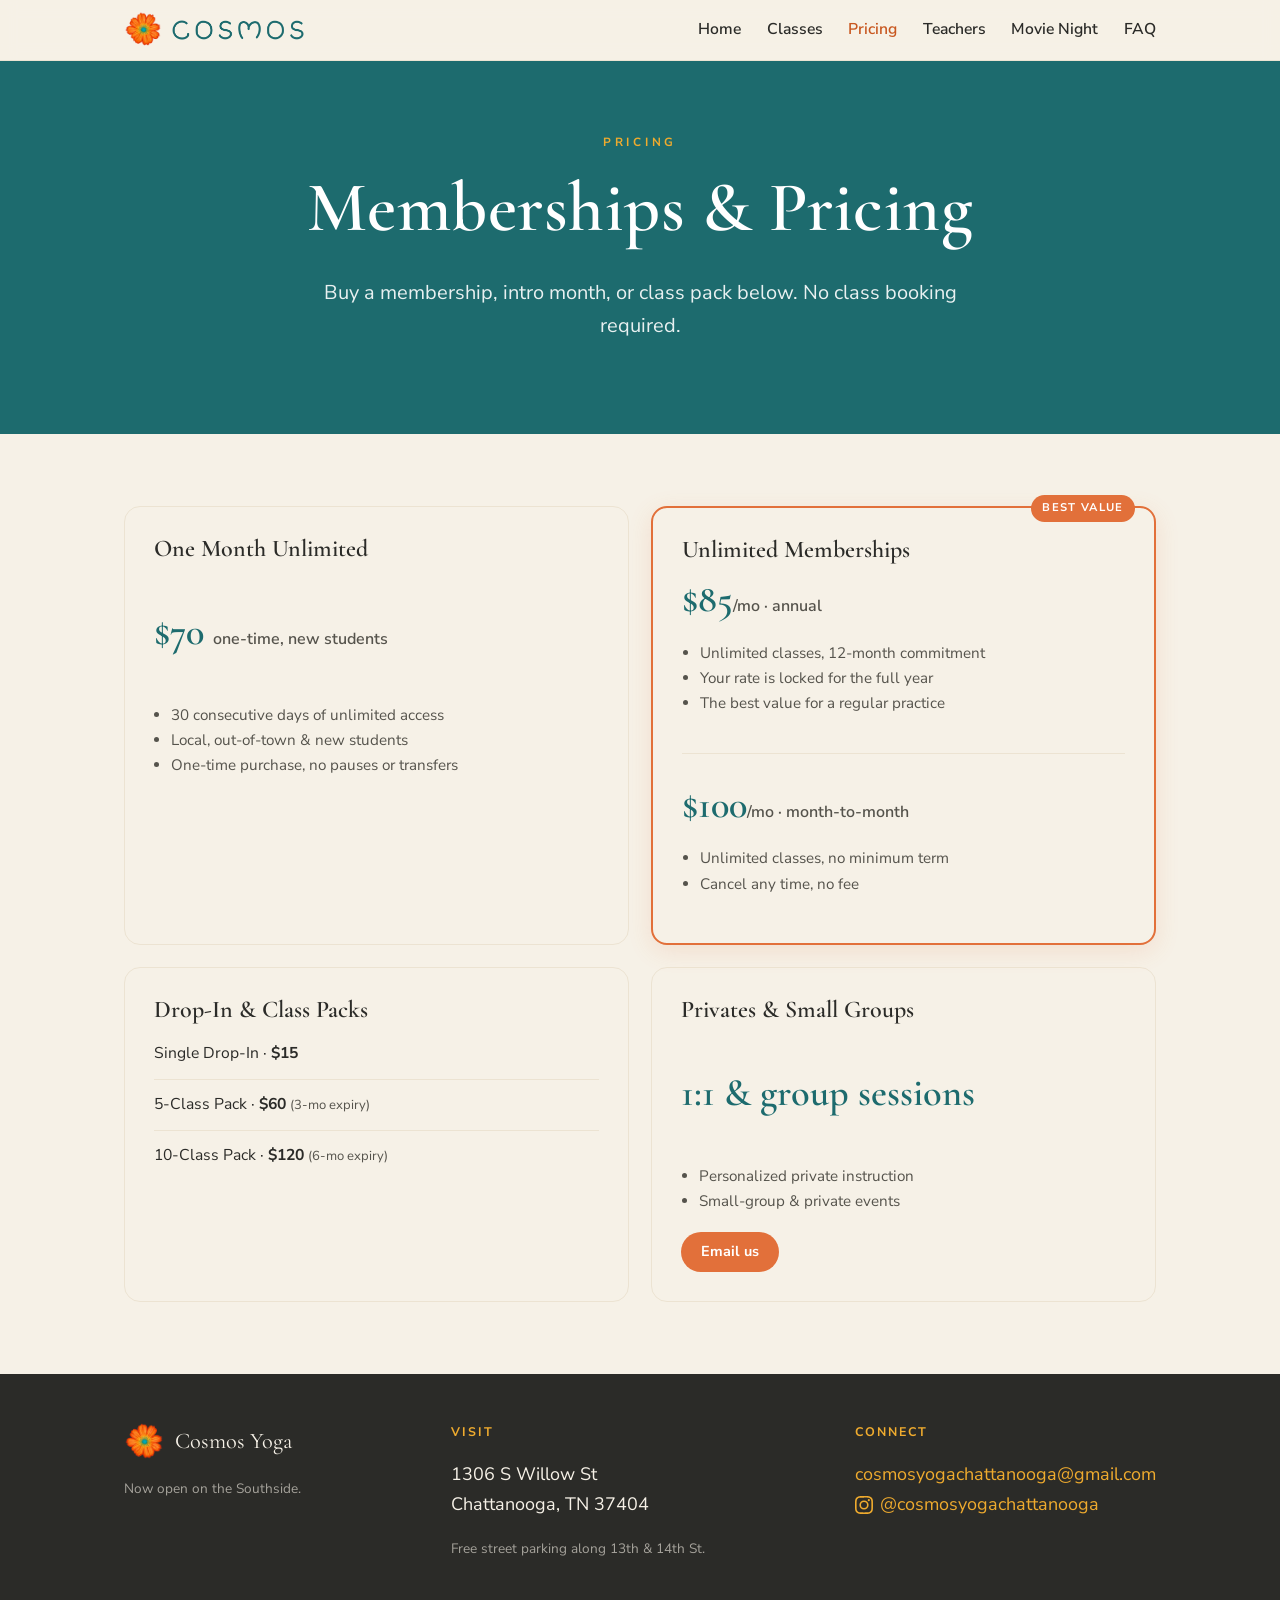
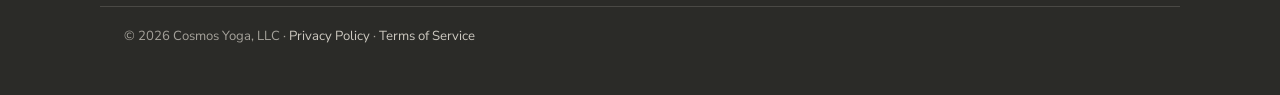
<file: pricing.html>
<!DOCTYPE html>
<html lang="en">
<head>
<meta charset="utf-8">
<meta name="viewport" content="width=device-width, initial-scale=1">
<title>Pricing &amp; Memberships | Cosmos Yoga</title>
<meta name="description" content="Cosmos Yoga pricing: annual and month-to-month unlimited memberships, one-month unlimited intro, drop-ins, and class packs. Buy online, no class booking required.">
<link rel="canonical" href="https://cosmosyogachattanooga.com/pricing.html">
<meta name="theme-color" content="#1d6b6e">
<link rel="icon" type="image/png" href="assets/favicon.png?v=4">
<link rel="apple-touch-icon" href="assets/favicon.png?v=4">
<meta property="og:type" content="website">
<meta property="og:site_name" content="Cosmos Yoga">
<meta property="og:title" content="Pricing &amp; Memberships | Cosmos Yoga">
<meta property="og:description" content="Annual and month-to-month memberships, intro month, drop-ins, and class packs. Buy online. No class booking required.">
<meta property="og:url" content="https://cosmosyogachattanooga.com/pricing.html">
<meta property="og:image" content="https://cosmosyogachattanooga.com/assets/og-image.png">
<meta property="og:image:width" content="1200">
<meta property="og:image:height" content="630">
<meta property="og:image:alt" content="Cosmos Yoga · Movement + Ritual + Intention, Chattanooga, Tennessee">
<meta name="twitter:card" content="summary_large_image">
<meta name="twitter:title" content="Pricing &amp; Memberships | Cosmos Yoga">
<meta name="twitter:description" content="Annual and month-to-month memberships, intro month, drop-ins, and class packs. Buy online.">
<meta name="twitter:image" content="https://cosmosyogachattanooga.com/assets/og-image.png">
<link rel="preconnect" href="https://fonts.googleapis.com">
<link rel="preconnect" href="https://fonts.gstatic.com" crossorigin>
<link href="https://fonts.googleapis.com/css2?family=Cormorant+Garamond:ital,wght@0,500;0,600;1,500&family=Nunito+Sans:wght@400;600;700&display=swap" rel="stylesheet">
<link rel="stylesheet" href="assets/style.css?v=20261111">
<script src="https://widgets.mindbodyonline.com/javascripts/healcode.js" type="text/javascript"></script>
<!-- Meta Pixel Code -->
<script>
!function(f,b,e,v,n,t,s)
{if(f.fbq)return;n=f.fbq=function(){n.callMethod?
n.callMethod.apply(n,arguments):n.queue.push(arguments)};
if(!f._fbq)f._fbq=n;n.push=n;n.loaded=!0;n.version='2.0';
n.queue=[];t=b.createElement(e);t.async=!0;
t.src=v;s=b.getElementsByTagName(e)[0];
s.parentNode.insertBefore(t,s)}(window, document,'script',
'https://connect.facebook.net/en_US/fbevents.js');
fbq('init', '1400458978895224');
fbq('track', 'PageView');
</script>
<noscript><img height="1" width="1" style="display:none"
src="https://www.facebook.com/tr?id=1400458978895224&ev=PageView&noscript=1"
/></noscript>
<!-- End Meta Pixel Code -->
</head>
<body>

<header class="site-header">
  <nav class="nav">
    <a class="brand" href="index.html"><img src="assets/logo-mark.png?v=4" alt="Cosmos Yoga"><span class="cosmos-wordmark brand-wordmark" aria-hidden="true"></span></a>
    <div class="nav-links">
      <a href="index.html">Home</a>
      <a href="classes.html">Classes</a>
      <a href="pricing.html" class="active">Pricing</a>
      <a href="teachers.html">Teachers</a>
      <a href="movie-night.html">Movie Night</a>
      <a href="faq.html">FAQ</a>
    </div>
  </nav>
</header>

<section class="band teal">
  <div class="wrap narrow center">
    <p class="eyebrow">Pricing</p>
    <h1 style="color:#fff">Memberships &amp; Pricing</h1>
    <p class="lead" style="color:rgba(255,255,255,.9)">Buy a membership, intro month, or class pack below. No class booking required.</p>
  </div>
</section>

<section class="band">
  <div class="wrap">
    <div class="price-grid">

      <div class="price">
        <h3>One Month Unlimited</h3>
        <p class="amt">$70 <small>one-time, new students</small></p>
        <ul>
          <li>30 consecutive days of unlimited access</li>
          <li>Local, out-of-town &amp; new students</li>
          <li>One-time purchase, no pauses or transfers</li>
        </ul>
        <div class="buy">
          <healcode-widget data-version="0.2" data-link-class="healcode-pricing-option-text-link" data-site-id="136563" data-mb-site-id="5755552" data-service-id="100006" data-bw-identity-site="true" data-type="pricing-link" data-inner-html="Buy Now"></healcode-widget>
        </div>
      </div>

      <div class="price feature">
        <h3>Unlimited Memberships</h3>
        <div class="opt">
          <p class="amt">$85<small>/mo &middot; annual</small></p>
          <ul>
            <li>Unlimited classes, 12-month commitment</li>
            <li>Your rate is locked for the full year</li>
            <li>The best value for a regular practice</li>
          </ul>
          <div class="buy">
            <healcode-widget data-version="0.2" data-link-class="healcode-contract-text-link" data-site-id="136563" data-mb-site-id="5755552" data-service-id="100" data-bw-identity-site="true" data-type="contract-link" data-inner-html="Join Annual"></healcode-widget>
          </div>
        </div>
        <div class="opt">
          <p class="amt">$100<small>/mo &middot; month-to-month</small></p>
          <ul>
            <li>Unlimited classes, no minimum term</li>
            <li>Cancel any time, no fee</li>
          </ul>
          <div class="buy">
            <healcode-widget data-version="0.2" data-link-class="healcode-contract-text-link" data-site-id="136563" data-mb-site-id="5755552" data-service-id="102" data-bw-identity-site="true" data-type="contract-link" data-inner-html="Join Month-to-Month"></healcode-widget>
          </div>
        </div>
      </div>

      <div class="price">
        <h3>Drop-In &amp; Class Packs</h3>
        <div class="pack-row">
          <span>Single Drop-In &middot; <strong>$15</strong></span>
          <healcode-widget data-version="0.2" data-link-class="healcode-pricing-option-text-link" data-site-id="136563" data-mb-site-id="5755552" data-service-id="100013" data-bw-identity-site="true" data-type="pricing-link" data-inner-html="Buy"></healcode-widget>
        </div>
        <div class="pack-row">
          <span>5-Class Pack &middot; <strong>$60</strong> <small>(3-mo expiry)</small></span>
          <healcode-widget data-version="0.2" data-link-class="healcode-pricing-option-text-link" data-site-id="136563" data-mb-site-id="5755552" data-service-id="100009" data-bw-identity-site="true" data-type="pricing-link" data-inner-html="Buy"></healcode-widget>
        </div>
        <div class="pack-row">
          <span>10-Class Pack &middot; <strong>$120</strong> <small>(6-mo expiry)</small></span>
          <healcode-widget data-version="0.2" data-link-class="healcode-pricing-option-text-link" data-site-id="136563" data-mb-site-id="5755552" data-service-id="100010" data-bw-identity-site="true" data-type="pricing-link" data-inner-html="Buy"></healcode-widget>
        </div>
      </div>

      <div class="price">
        <h3>Privates &amp; Small Groups</h3>
        <p class="amt">1:1 &amp; group sessions</p>
        <ul>
          <li>Personalized private instruction</li>
          <li>Small-group &amp; private events</li>
        </ul>
        <div class="buy">
          <a href="mailto:cosmosyogachattanooga@gmail.com?subject=Privates%20%26%20Groups">Email us</a>
        </div>
      </div>

    </div>

  </div>
</section>

<footer class="site-footer">
  <div class="wrap">
    <div>
      <div class="foot-brand"><img src="assets/logo-mark.png?v=4" alt=""> Cosmos Yoga</div>
      <p class="muted mt-1">Now open on the Southside.</p>
    </div>
    <div>
      <h4>Visit</h4>
      <p>1306 S Willow St<br>Chattanooga, TN 37404</p>
      <p class="muted">Free street parking along 13th &amp; 14th St.</p>
    </div>
    <div>
      <h4>Connect</h4>
      <p><a href="mailto:cosmosyogachattanooga@gmail.com">cosmosyogachattanooga@gmail.com</a><br>
      <a class="ig-link" href="https://instagram.com/cosmosyogachattanooga"><svg class="ig-icon" viewBox="0 0 24 24" aria-hidden="true"><path d="M12 2.16c3.2 0 3.58.01 4.85.07 1.17.05 1.8.25 2.23.42.56.22.96.48 1.38.9.42.42.68.82.9 1.38.16.43.36 1.06.41 2.23.06 1.27.07 1.65.07 4.85s-.01 3.58-.07 4.85c-.05 1.17-.25 1.8-.41 2.23-.22.56-.48.96-.9 1.38-.42.42-.82.68-1.38.9-.43.16-1.06.36-2.23.41-1.27.06-1.65.07-4.85.07s-3.58-.01-4.85-.07c-1.17-.05-1.8-.25-2.23-.41-.56-.22-.96-.48-1.38-.9-.42-.42-.68-.82-.9-1.38-.16-.43-.36-1.06-.41-2.23-.06-1.27-.07-1.65-.07-4.85s.01-3.58.07-4.85c.05-1.17.25-1.8.41-2.23.22-.56.48-.96.9-1.38.42-.42.82-.68 1.38-.9.43-.16 1.06-.36 2.23-.41 1.27-.06 1.65-.07 4.85-.07M12 0C8.74 0 8.33.01 7.05.07 5.78.13 4.9.33 4.14.63c-.79.31-1.46.72-2.13 1.38C1.35 2.68.94 3.35.63 4.14.33 4.9.13 5.78.07 7.05.01 8.33 0 8.74 0 12s.01 3.67.07 4.95c.06 1.27.26 2.15.56 2.91.31.79.72 1.46 1.38 2.13.67.66 1.34 1.07 2.13 1.38.76.3 1.64.5 2.91.56C8.33 23.99 8.74 24 12 24s3.67-.01 4.95-.07c1.27-.06 2.15-.26 2.91-.56.79-.31 1.46-.72 2.13-1.38.66-.67 1.07-1.34 1.38-2.13.3-.76.5-1.64.56-2.91.06-1.28.07-1.69.07-4.95s-.01-3.67-.07-4.95c-.06-1.27-.26-2.15-.56-2.91-.31-.79-.72-1.46-1.38-2.13-.67-.66-1.34-1.07-2.13-1.38-.76-.3-1.64-.5-2.91-.56C15.67.01 15.26 0 12 0z"/><path d="M12 5.84A6.16 6.16 0 1018.16 12 6.16 6.16 0 0012 5.84zM12 16a4 4 0 114-4 4 4 0 01-4 4z"/><circle cx="18.41" cy="5.59" r="1.44"/></svg>@cosmosyogachattanooga</a></p>
    </div>
  </div>
  <div class="wrap foot-legal">
    <p>&copy; 2026 Cosmos Yoga, LLC &middot; <a href="privacy.html">Privacy Policy</a> &middot; <a href="terms.html">Terms of Service</a></p>
  </div>
</footer>

</body>
</html>
</file>
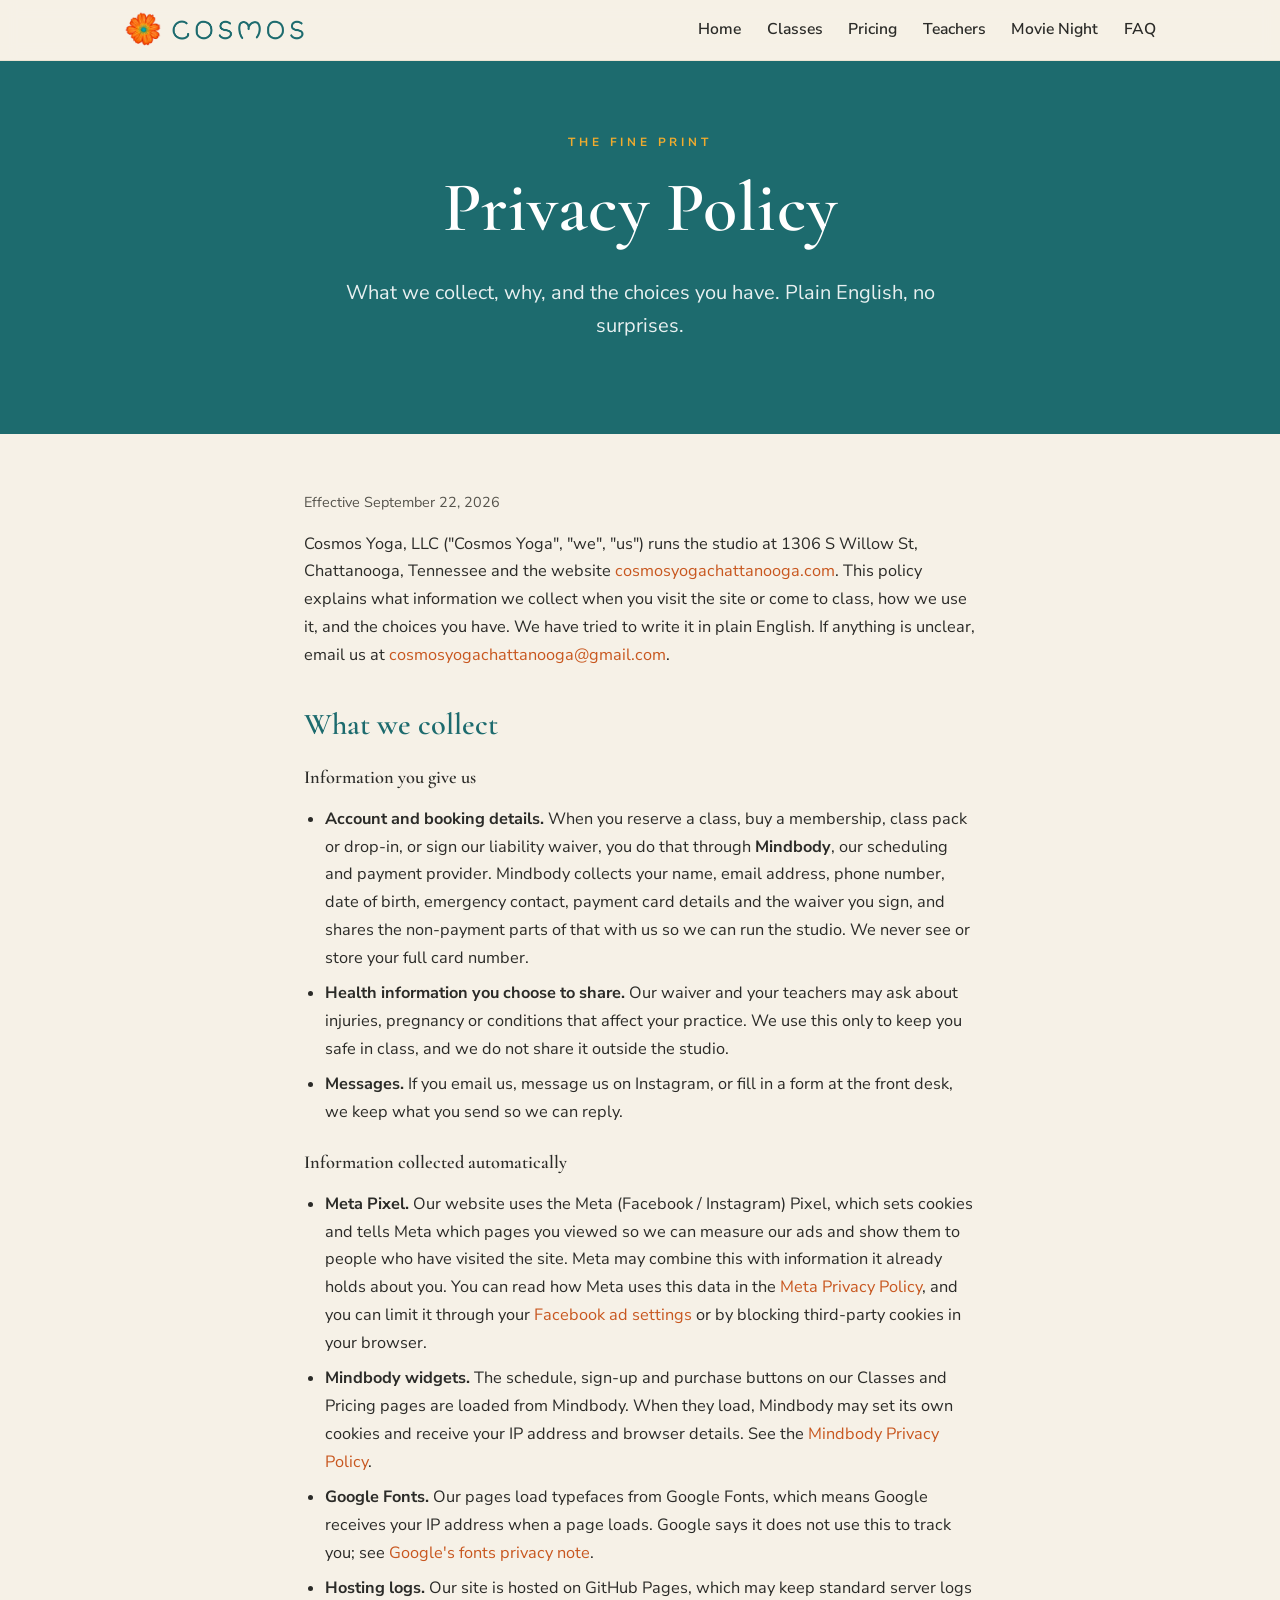
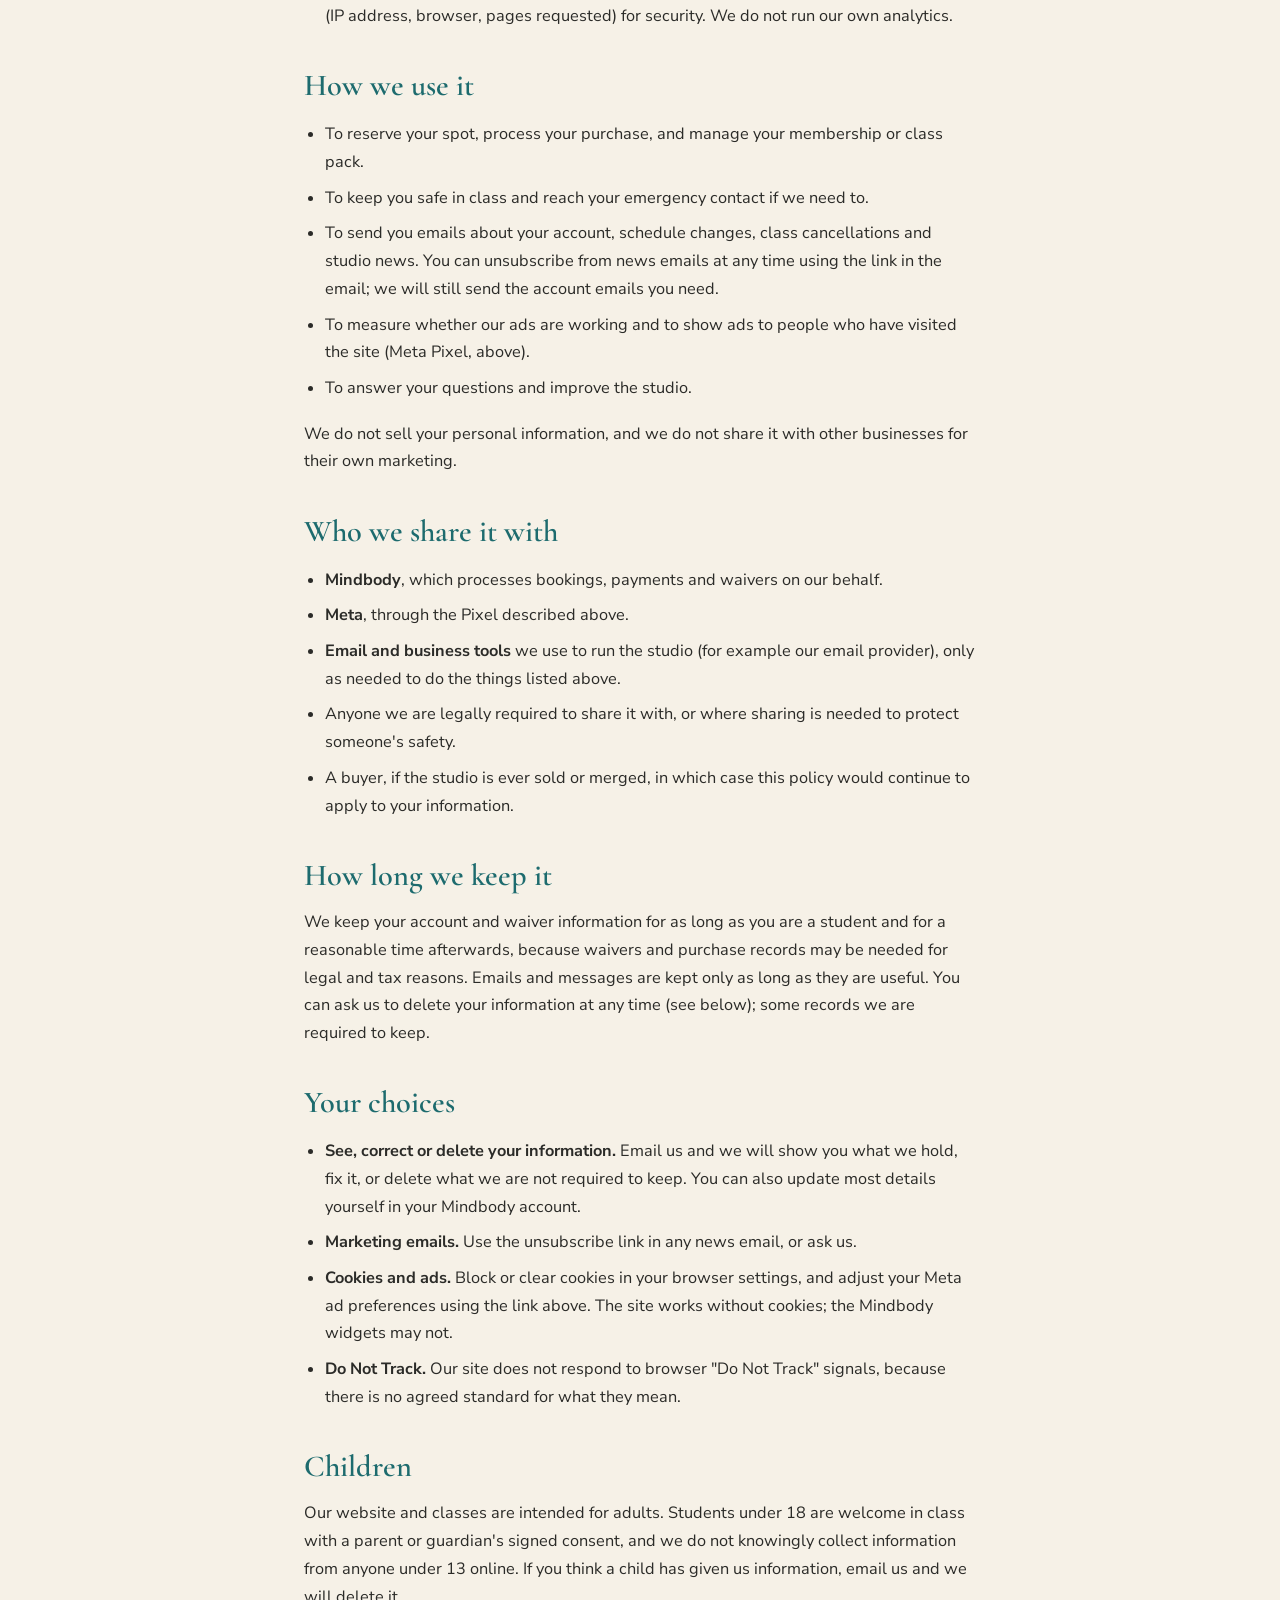
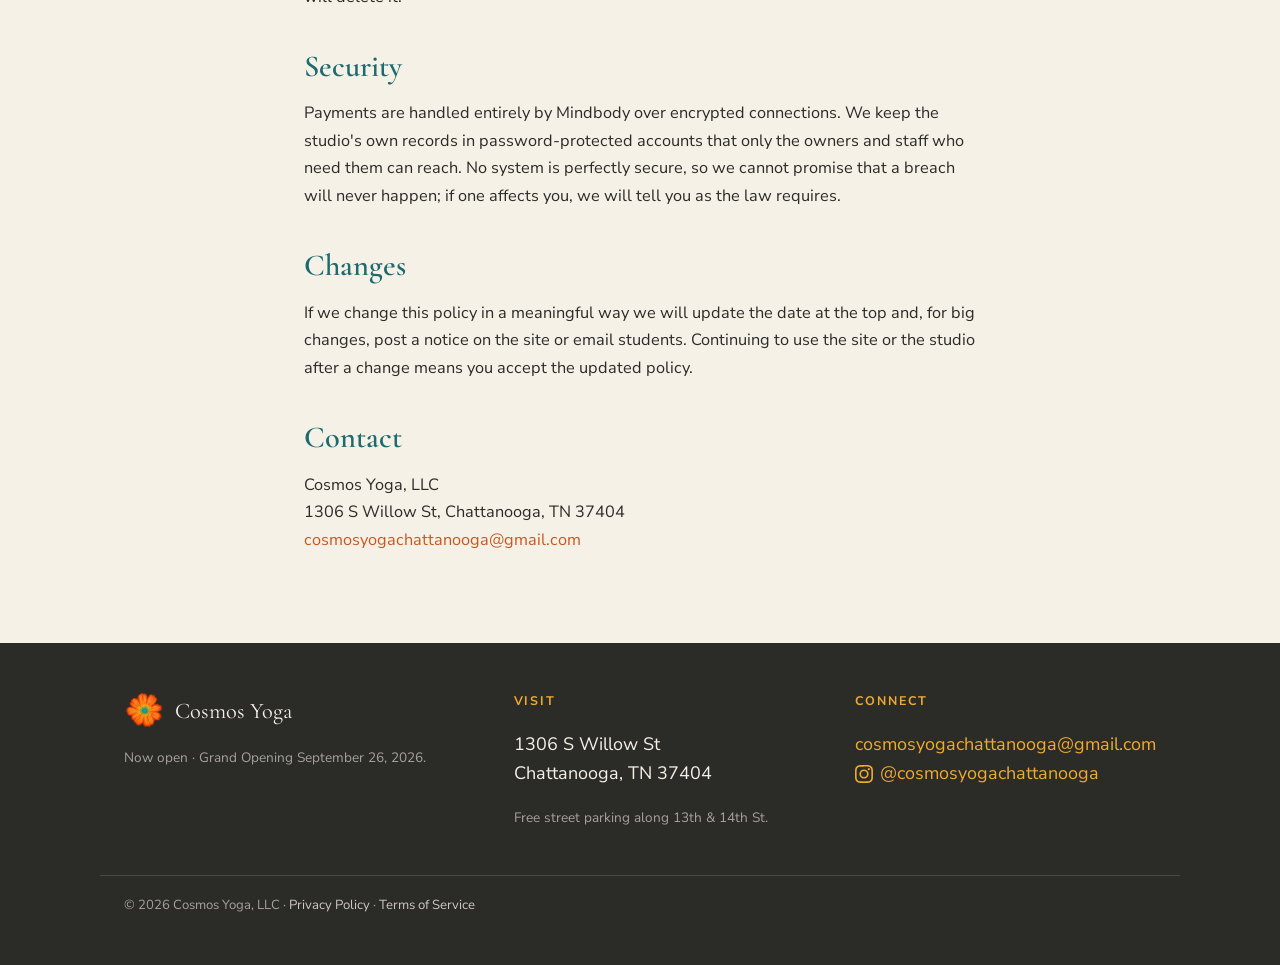
<file: privacy.html>
<!DOCTYPE html>
<html lang="en">
<head>
<meta charset="utf-8">
<meta name="viewport" content="width=device-width, initial-scale=1">
<title>Privacy Policy | Cosmos Yoga</title>
<meta name="description" content="How Cosmos Yoga collects, uses and protects your information on our website and in the studio.">
<link rel="canonical" href="https://cosmosyogachattanooga.com/privacy.html">
<meta name="theme-color" content="#1d6b6e">
<link rel="icon" type="image/png" href="assets/favicon.png?v=4">
<link rel="apple-touch-icon" href="assets/favicon.png?v=4">
<meta property="og:type" content="website">
<meta property="og:site_name" content="Cosmos Yoga">
<meta property="og:title" content="Privacy Policy | Cosmos Yoga">
<meta property="og:description" content="How Cosmos Yoga collects, uses and protects your information on our website and in the studio.">
<meta property="og:url" content="https://cosmosyogachattanooga.com/privacy.html">
<meta property="og:image" content="https://cosmosyogachattanooga.com/assets/og-image.png">
<meta property="og:image:width" content="1200">
<meta property="og:image:height" content="630">
<meta property="og:image:alt" content="Cosmos Yoga · Movement + Ritual + Intention, Chattanooga, Tennessee">
<meta name="twitter:card" content="summary_large_image">
<meta name="twitter:title" content="Privacy Policy | Cosmos Yoga">
<meta name="twitter:description" content="How Cosmos Yoga collects, uses and protects your information on our website and in the studio.">
<meta name="twitter:image" content="https://cosmosyogachattanooga.com/assets/og-image.png">
<link rel="preconnect" href="https://fonts.googleapis.com">
<link rel="preconnect" href="https://fonts.gstatic.com" crossorigin>
<link href="https://fonts.googleapis.com/css2?family=Cormorant+Garamond:ital,wght@0,500;0,600;1,500&family=Nunito+Sans:wght@400;600;700&display=swap" rel="stylesheet">
<link rel="stylesheet" href="assets/style.css?v=20261111">
<!-- Meta Pixel Code -->
<script>
!function(f,b,e,v,n,t,s)
{if(f.fbq)return;n=f.fbq=function(){n.callMethod?
n.callMethod.apply(n,arguments):n.queue.push(arguments)};
if(!f._fbq)f._fbq=n;n.push=n;n.loaded=!0;n.version='2.0';
n.queue=[];t=b.createElement(e);t.async=!0;
t.src=v;s=b.getElementsByTagName(e)[0];
s.parentNode.insertBefore(t,s)}(window, document,'script',
'https://connect.facebook.net/en_US/fbevents.js');
fbq('init', '1400458978895224');
fbq('track', 'PageView');
</script>
<noscript><img height="1" width="1" style="display:none"
src="https://www.facebook.com/tr?id=1400458978895224&ev=PageView&noscript=1"
/></noscript>
<!-- End Meta Pixel Code -->
</head>
<body>

<header class="site-header">
  <nav class="nav">
    <a class="brand" href="index.html"><img src="assets/logo-mark.png?v=4" alt="Cosmos Yoga"><span class="cosmos-wordmark brand-wordmark" aria-hidden="true"></span></a>
    <div class="nav-links">
      <a href="index.html">Home</a>
      <a href="classes.html">Classes</a>
      <a href="pricing.html">Pricing</a>
      <a href="teachers.html">Teachers</a>
      <a href="movie-night.html">Movie Night</a>
      <a href="faq.html">FAQ</a>
    </div>
  </nav>
</header>

<section class="band teal">
  <div class="wrap narrow center">
    <p class="eyebrow">The fine print</p>
    <h1 style="color:#fff">Privacy Policy</h1>
    <p class="lead" style="color:rgba(255,255,255,.9)">What we collect, why, and the choices you have. Plain English, no surprises.</p>
  </div>
</section>

<section class="band">
  <div class="wrap narrow legal">

    <p class="muted">Effective September 22, 2026</p>

    <p>Cosmos Yoga, LLC ("Cosmos Yoga", "we", "us") runs the studio at 1306 S Willow St, Chattanooga, Tennessee and the website <a href="https://cosmosyogachattanooga.com">cosmosyogachattanooga.com</a>. This policy explains what information we collect when you visit the site or come to class, how we use it, and the choices you have. We have tried to write it in plain English. If anything is unclear, email us at <a href="mailto:cosmosyogachattanooga@gmail.com">cosmosyogachattanooga@gmail.com</a>.</p>

    <h2>What we collect</h2>

    <h3>Information you give us</h3>
    <ul>
      <li><strong>Account and booking details.</strong> When you reserve a class, buy a membership, class pack or drop-in, or sign our liability waiver, you do that through <strong>Mindbody</strong>, our scheduling and payment provider. Mindbody collects your name, email address, phone number, date of birth, emergency contact, payment card details and the waiver you sign, and shares the non-payment parts of that with us so we can run the studio. We never see or store your full card number.</li>
      <li><strong>Health information you choose to share.</strong> Our waiver and your teachers may ask about injuries, pregnancy or conditions that affect your practice. We use this only to keep you safe in class, and we do not share it outside the studio.</li>
      <li><strong>Messages.</strong> If you email us, message us on Instagram, or fill in a form at the front desk, we keep what you send so we can reply.</li>
    </ul>

    <h3>Information collected automatically</h3>
    <ul>
      <li><strong>Meta Pixel.</strong> Our website uses the Meta (Facebook / Instagram) Pixel, which sets cookies and tells Meta which pages you viewed so we can measure our ads and show them to people who have visited the site. Meta may combine this with information it already holds about you. You can read how Meta uses this data in the <a href="https://www.facebook.com/privacy/policy/" rel="noopener">Meta Privacy Policy</a>, and you can limit it through your <a href="https://www.facebook.com/adpreferences/ad_settings" rel="noopener">Facebook ad settings</a> or by blocking third-party cookies in your browser.</li>
      <li><strong>Mindbody widgets.</strong> The schedule, sign-up and purchase buttons on our Classes and Pricing pages are loaded from Mindbody. When they load, Mindbody may set its own cookies and receive your IP address and browser details. See the <a href="https://company.mindbodyonline.com/legal/privacy-policy" rel="noopener">Mindbody Privacy Policy</a>.</li>
      <li><strong>Google Fonts.</strong> Our pages load typefaces from Google Fonts, which means Google receives your IP address when a page loads. Google says it does not use this to track you; see <a href="https://developers.google.com/fonts/faq/privacy" rel="noopener">Google's fonts privacy note</a>.</li>
      <li><strong>Hosting logs.</strong> Our site is hosted on GitHub Pages, which may keep standard server logs (IP address, browser, pages requested) for security. We do not run our own analytics.</li>
    </ul>

    <h2>How we use it</h2>
    <ul>
      <li>To reserve your spot, process your purchase, and manage your membership or class pack.</li>
      <li>To keep you safe in class and reach your emergency contact if we need to.</li>
      <li>To send you emails about your account, schedule changes, class cancellations and studio news. You can unsubscribe from news emails at any time using the link in the email; we will still send the account emails you need.</li>
      <li>To measure whether our ads are working and to show ads to people who have visited the site (Meta Pixel, above).</li>
      <li>To answer your questions and improve the studio.</li>
    </ul>
    <p>We do not sell your personal information, and we do not share it with other businesses for their own marketing.</p>

    <h2>Who we share it with</h2>
    <ul>
      <li><strong>Mindbody</strong>, which processes bookings, payments and waivers on our behalf.</li>
      <li><strong>Meta</strong>, through the Pixel described above.</li>
      <li><strong>Email and business tools</strong> we use to run the studio (for example our email provider), only as needed to do the things listed above.</li>
      <li>Anyone we are legally required to share it with, or where sharing is needed to protect someone's safety.</li>
      <li>A buyer, if the studio is ever sold or merged, in which case this policy would continue to apply to your information.</li>
    </ul>

    <h2>How long we keep it</h2>
    <p>We keep your account and waiver information for as long as you are a student and for a reasonable time afterwards, because waivers and purchase records may be needed for legal and tax reasons. Emails and messages are kept only as long as they are useful. You can ask us to delete your information at any time (see below); some records we are required to keep.</p>

    <h2>Your choices</h2>
    <ul>
      <li><strong>See, correct or delete your information.</strong> Email us and we will show you what we hold, fix it, or delete what we are not required to keep. You can also update most details yourself in your Mindbody account.</li>
      <li><strong>Marketing emails.</strong> Use the unsubscribe link in any news email, or ask us.</li>
      <li><strong>Cookies and ads.</strong> Block or clear cookies in your browser settings, and adjust your Meta ad preferences using the link above. The site works without cookies; the Mindbody widgets may not.</li>
      <li><strong>Do Not Track.</strong> Our site does not respond to browser "Do Not Track" signals, because there is no agreed standard for what they mean.</li>
    </ul>

    <h2>Children</h2>
    <p>Our website and classes are intended for adults. Students under 18 are welcome in class with a parent or guardian's signed consent, and we do not knowingly collect information from anyone under 13 online. If you think a child has given us information, email us and we will delete it.</p>

    <h2>Security</h2>
    <p>Payments are handled entirely by Mindbody over encrypted connections. We keep the studio's own records in password-protected accounts that only the owners and staff who need them can reach. No system is perfectly secure, so we cannot promise that a breach will never happen; if one affects you, we will tell you as the law requires.</p>

    <h2>Changes</h2>
    <p>If we change this policy in a meaningful way we will update the date at the top and, for big changes, post a notice on the site or email students. Continuing to use the site or the studio after a change means you accept the updated policy.</p>

    <h2>Contact</h2>
    <p>Cosmos Yoga, LLC<br>1306 S Willow St, Chattanooga, TN 37404<br><a href="mailto:cosmosyogachattanooga@gmail.com">cosmosyogachattanooga@gmail.com</a></p>

  </div>
</section>

<footer class="site-footer">
  <div class="wrap">
    <div>
      <div class="foot-brand"><img src="assets/logo-mark.png?v=4" alt=""> Cosmos Yoga</div>
      <p class="muted mt-1">Now open &middot; Grand Opening September 26, 2026.</p>
    </div>
    <div>
      <h4>Visit</h4>
      <p>1306 S Willow St<br>Chattanooga, TN 37404</p>
      <p class="muted">Free street parking along 13th &amp; 14th St.</p>
    </div>
    <div>
      <h4>Connect</h4>
      <p><a href="mailto:cosmosyogachattanooga@gmail.com">cosmosyogachattanooga@gmail.com</a><br>
      <a class="ig-link" href="https://instagram.com/cosmosyogachattanooga"><svg class="ig-icon" viewBox="0 0 24 24" aria-hidden="true"><path d="M12 2.16c3.2 0 3.58.01 4.85.07 1.17.05 1.8.25 2.23.42.56.22.96.48 1.38.9.42.42.68.82.9 1.38.16.43.36 1.06.41 2.23.06 1.27.07 1.65.07 4.85s-.01 3.58-.07 4.85c-.05 1.17-.25 1.8-.41 2.23-.22.56-.48.96-.9 1.38-.42.42-.82.68-1.38.9-.43.16-1.06.36-2.23.41-1.27.06-1.65.07-4.85.07s-3.58-.01-4.85-.07c-1.17-.05-1.8-.25-2.23-.41-.56-.22-.96-.48-1.38-.9-.42-.42-.68-.82-.9-1.38-.16-.43-.36-1.06-.41-2.23-.06-1.27-.07-1.65-.07-4.85s.01-3.58.07-4.85c.05-1.17.25-1.8.41-2.23.22-.56.48-.96.9-1.38.42-.42.82-.68 1.38-.9.43-.16 1.06-.36 2.23-.41 1.27-.06 1.65-.07 4.85-.07M12 0C8.74 0 8.33.01 7.05.07 5.78.13 4.9.33 4.14.63c-.79.31-1.46.72-2.13 1.38C1.35 2.68.94 3.35.63 4.14.33 4.9.13 5.78.07 7.05.01 8.33 0 8.74 0 12s.01 3.67.07 4.95c.06 1.27.26 2.15.56 2.91.31.79.72 1.46 1.38 2.13.67.66 1.34 1.07 2.13 1.38.76.3 1.64.5 2.91.56C8.33 23.99 8.74 24 12 24s3.67-.01 4.95-.07c1.27-.06 2.15-.26 2.91-.56.79-.31 1.46-.72 2.13-1.38.66-.67 1.07-1.34 1.38-2.13.3-.76.5-1.64.56-2.91.06-1.28.07-1.69.07-4.95s-.01-3.67-.07-4.95c-.06-1.27-.26-2.15-.56-2.91-.31-.79-.72-1.46-1.38-2.13-.67-.66-1.34-1.07-2.13-1.38-.76-.3-1.64-.5-2.91-.56C15.67.01 15.26 0 12 0z"/><path d="M12 5.84A6.16 6.16 0 1018.16 12 6.16 6.16 0 0012 5.84zM12 16a4 4 0 114-4 4 4 0 01-4 4z"/><circle cx="18.41" cy="5.59" r="1.44"/></svg>@cosmosyogachattanooga</a></p>
    </div>
  </div>
  <div class="wrap foot-legal">
    <p>&copy; 2026 Cosmos Yoga, LLC &middot; <a href="privacy.html">Privacy Policy</a> &middot; <a href="terms.html">Terms of Service</a></p>
  </div>
</footer>

</body>
</html>
</file>
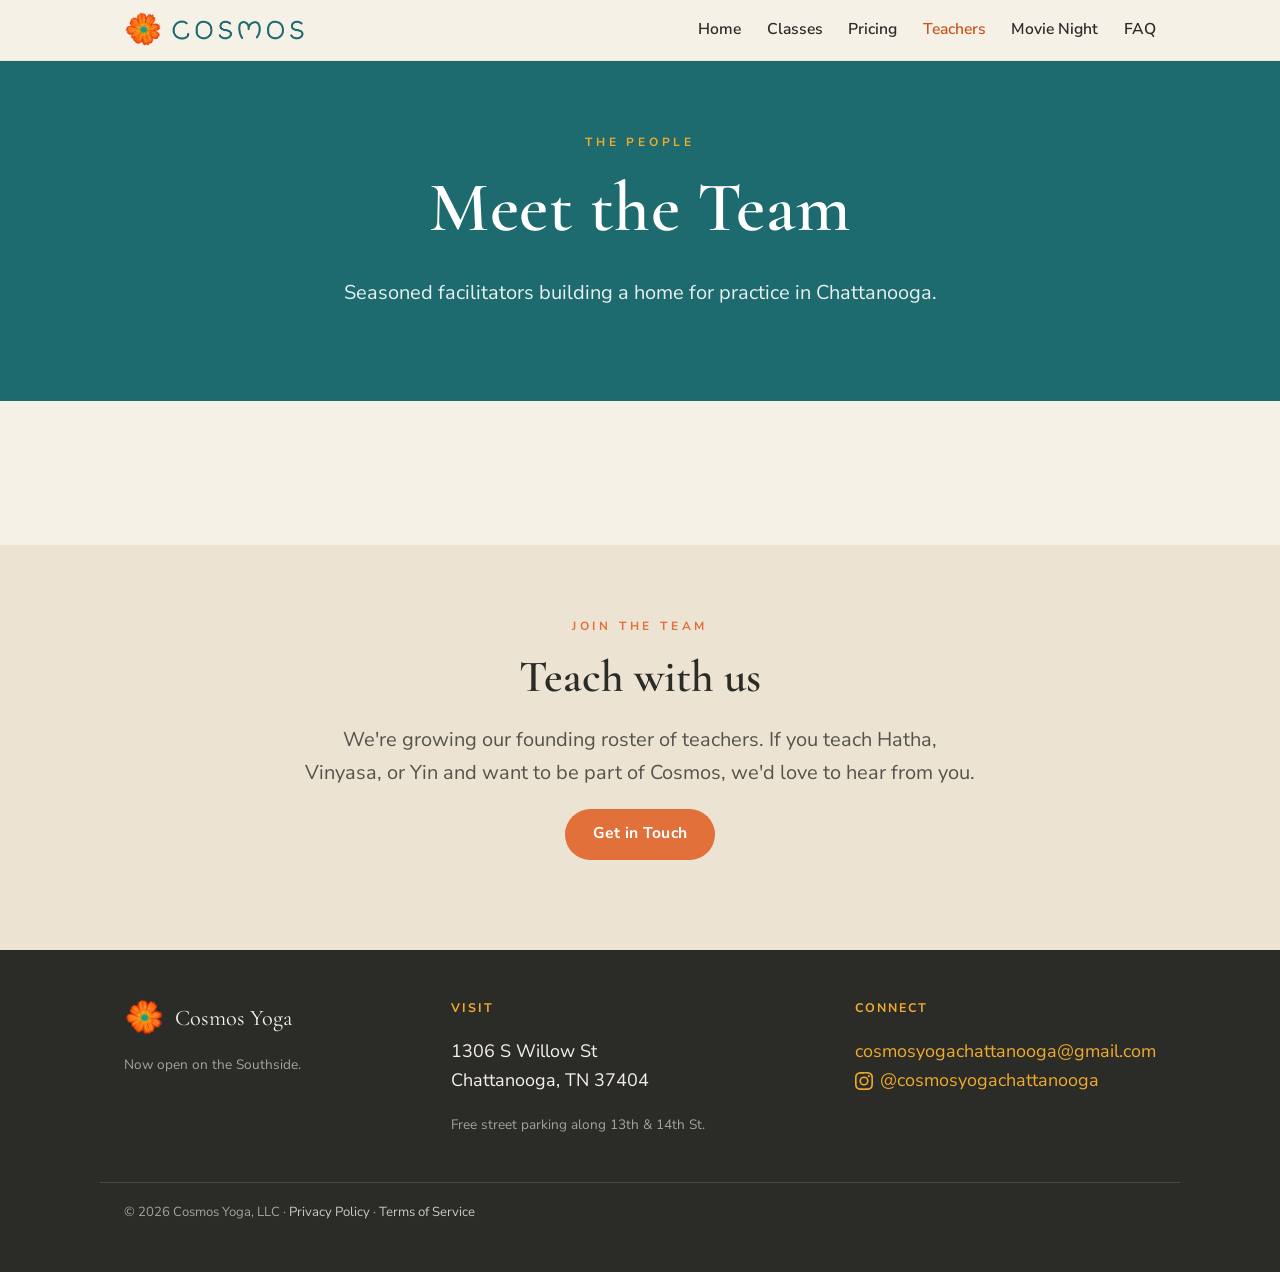
<file: teachers.html>
<!DOCTYPE html>
<html lang="en">
<head>
<meta charset="utf-8">
<meta name="viewport" content="width=device-width, initial-scale=1">
<title>Teachers | Cosmos Yoga</title>
<meta name="description" content="Meet the founding team and teachers of Cosmos Yoga in Chattanooga, TN.">
<link rel="canonical" href="https://cosmosyogachattanooga.com/teachers.html">
<meta name="theme-color" content="#1d6b6e">
<link rel="icon" type="image/png" href="assets/favicon.png?v=4">
<link rel="apple-touch-icon" href="assets/favicon.png?v=4">
<meta property="og:type" content="website">
<meta property="og:site_name" content="Cosmos Yoga">
<meta property="og:title" content="Teachers | Cosmos Yoga">
<meta property="og:description" content="Meet the founding team and teachers of Cosmos Yoga in Chattanooga, TN.">
<meta property="og:url" content="https://cosmosyogachattanooga.com/teachers.html">
<meta property="og:image" content="https://cosmosyogachattanooga.com/assets/og-image.png">
<meta property="og:image:width" content="1200">
<meta property="og:image:height" content="630">
<meta property="og:image:alt" content="Cosmos Yoga · Movement + Ritual + Intention, Chattanooga, Tennessee">
<meta name="twitter:card" content="summary_large_image">
<meta name="twitter:title" content="Teachers | Cosmos Yoga">
<meta name="twitter:description" content="Meet the founding team and teachers of Cosmos Yoga in Chattanooga, TN.">
<meta name="twitter:image" content="https://cosmosyogachattanooga.com/assets/og-image.png">
<link rel="preconnect" href="https://fonts.googleapis.com">
<link rel="preconnect" href="https://fonts.gstatic.com" crossorigin>
<link href="https://fonts.googleapis.com/css2?family=Cormorant+Garamond:ital,wght@0,500;0,600;1,500&family=Nunito+Sans:wght@400;600;700&display=swap" rel="stylesheet">
<link rel="stylesheet" href="assets/style.css?v=20261111">
<script src="https://widgets.mindbodyonline.com/javascripts/healcode.js" type="text/javascript"></script>
<!-- Meta Pixel Code -->
<script>
!function(f,b,e,v,n,t,s)
{if(f.fbq)return;n=f.fbq=function(){n.callMethod?
n.callMethod.apply(n,arguments):n.queue.push(arguments)};
if(!f._fbq)f._fbq=n;n.push=n;n.loaded=!0;n.version='2.0';
n.queue=[];t=b.createElement(e);t.async=!0;
t.src=v;s=b.getElementsByTagName(e)[0];
s.parentNode.insertBefore(t,s)}(window, document,'script',
'https://connect.facebook.net/en_US/fbevents.js');
fbq('init', '1400458978895224');
fbq('track', 'PageView');
</script>
<noscript><img height="1" width="1" style="display:none"
src="https://www.facebook.com/tr?id=1400458978895224&ev=PageView&noscript=1"
/></noscript>
<!-- End Meta Pixel Code -->
</head>
<body>

<header class="site-header">
  <nav class="nav">
    <a class="brand" href="index.html"><img src="assets/logo-mark.png?v=4" alt="Cosmos Yoga"><span class="cosmos-wordmark brand-wordmark" aria-hidden="true"></span></a>
    <div class="nav-links">
      <a href="index.html">Home</a>
      <a href="classes.html">Classes</a>
      <a href="pricing.html">Pricing</a>
      <a href="teachers.html" class="active">Teachers</a>
      <a href="movie-night.html">Movie Night</a>
      <a href="faq.html">FAQ</a>
    </div>
  </nav>
</header>

<section class="band teal">
  <div class="wrap narrow center">
    <p class="eyebrow">The People</p>
    <h1 style="color:#fff">Meet the Team</h1>
    <p class="lead" style="color:rgba(255,255,255,.9)">Seasoned facilitators building a home for practice in Chattanooga.</p>
  </div>
</section>

<section class="band">
  <div class="wrap">
    <!-- Mindbody staff list widget -->
    <healcode-widget data-type="staff_lists" data-widget-partner="object" data-widget-id="c841246d207" data-widget-version="0"></healcode-widget>
  </div>
</section>

<section class="band alt">
  <div class="wrap narrow center">
    <p class="eyebrow">Join the Team</p>
    <h2>Teach with us</h2>
    <p class="lead">We're growing our founding roster of teachers.
      If you teach Hatha, Vinyasa, or Yin and want to be part of Cosmos, we'd love to hear from you.</p>
    <p class="mt-1"><a class="btn" href="mailto:cosmosyogachattanooga@gmail.com?subject=Teaching%20at%20Cosmos">Get in Touch</a></p>
  </div>
</section>

<footer class="site-footer">
  <div class="wrap">
    <div>
      <div class="foot-brand"><img src="assets/logo-mark.png?v=4" alt=""> Cosmos Yoga</div>
      <p class="muted mt-1">Now open on the Southside.</p>
    </div>
    <div>
      <h4>Visit</h4>
      <p>1306 S Willow St<br>Chattanooga, TN 37404</p>
      <p class="muted">Free street parking along 13th &amp; 14th St.</p>
    </div>
    <div>
      <h4>Connect</h4>
      <p><a href="mailto:cosmosyogachattanooga@gmail.com">cosmosyogachattanooga@gmail.com</a><br>
      <a class="ig-link" href="https://instagram.com/cosmosyogachattanooga"><svg class="ig-icon" viewBox="0 0 24 24" aria-hidden="true"><path d="M12 2.16c3.2 0 3.58.01 4.85.07 1.17.05 1.8.25 2.23.42.56.22.96.48 1.38.9.42.42.68.82.9 1.38.16.43.36 1.06.41 2.23.06 1.27.07 1.65.07 4.85s-.01 3.58-.07 4.85c-.05 1.17-.25 1.8-.41 2.23-.22.56-.48.96-.9 1.38-.42.42-.82.68-1.38.9-.43.16-1.06.36-2.23.41-1.27.06-1.65.07-4.85.07s-3.58-.01-4.85-.07c-1.17-.05-1.8-.25-2.23-.41-.56-.22-.96-.48-1.38-.9-.42-.42-.68-.82-.9-1.38-.16-.43-.36-1.06-.41-2.23-.06-1.27-.07-1.65-.07-4.85s.01-3.58.07-4.85c.05-1.17.25-1.8.41-2.23.22-.56.48-.96.9-1.38.42-.42.82-.68 1.38-.9.43-.16 1.06-.36 2.23-.41 1.27-.06 1.65-.07 4.85-.07M12 0C8.74 0 8.33.01 7.05.07 5.78.13 4.9.33 4.14.63c-.79.31-1.46.72-2.13 1.38C1.35 2.68.94 3.35.63 4.14.33 4.9.13 5.78.07 7.05.01 8.33 0 8.74 0 12s.01 3.67.07 4.95c.06 1.27.26 2.15.56 2.91.31.79.72 1.46 1.38 2.13.67.66 1.34 1.07 2.13 1.38.76.3 1.64.5 2.91.56C8.33 23.99 8.74 24 12 24s3.67-.01 4.95-.07c1.27-.06 2.15-.26 2.91-.56.79-.31 1.46-.72 2.13-1.38.66-.67 1.07-1.34 1.38-2.13.3-.76.5-1.64.56-2.91.06-1.28.07-1.69.07-4.95s-.01-3.67-.07-4.95c-.06-1.27-.26-2.15-.56-2.91-.31-.79-.72-1.46-1.38-2.13-.67-.66-1.34-1.07-2.13-1.38-.76-.3-1.64-.5-2.91-.56C15.67.01 15.26 0 12 0z"/><path d="M12 5.84A6.16 6.16 0 1018.16 12 6.16 6.16 0 0012 5.84zM12 16a4 4 0 114-4 4 4 0 01-4 4z"/><circle cx="18.41" cy="5.59" r="1.44"/></svg>@cosmosyogachattanooga</a></p>
    </div>
  </div>
  <div class="wrap foot-legal">
    <p>&copy; 2026 Cosmos Yoga, LLC &middot; <a href="privacy.html">Privacy Policy</a> &middot; <a href="terms.html">Terms of Service</a></p>
  </div>
</footer>

</body>
</html>
</file>
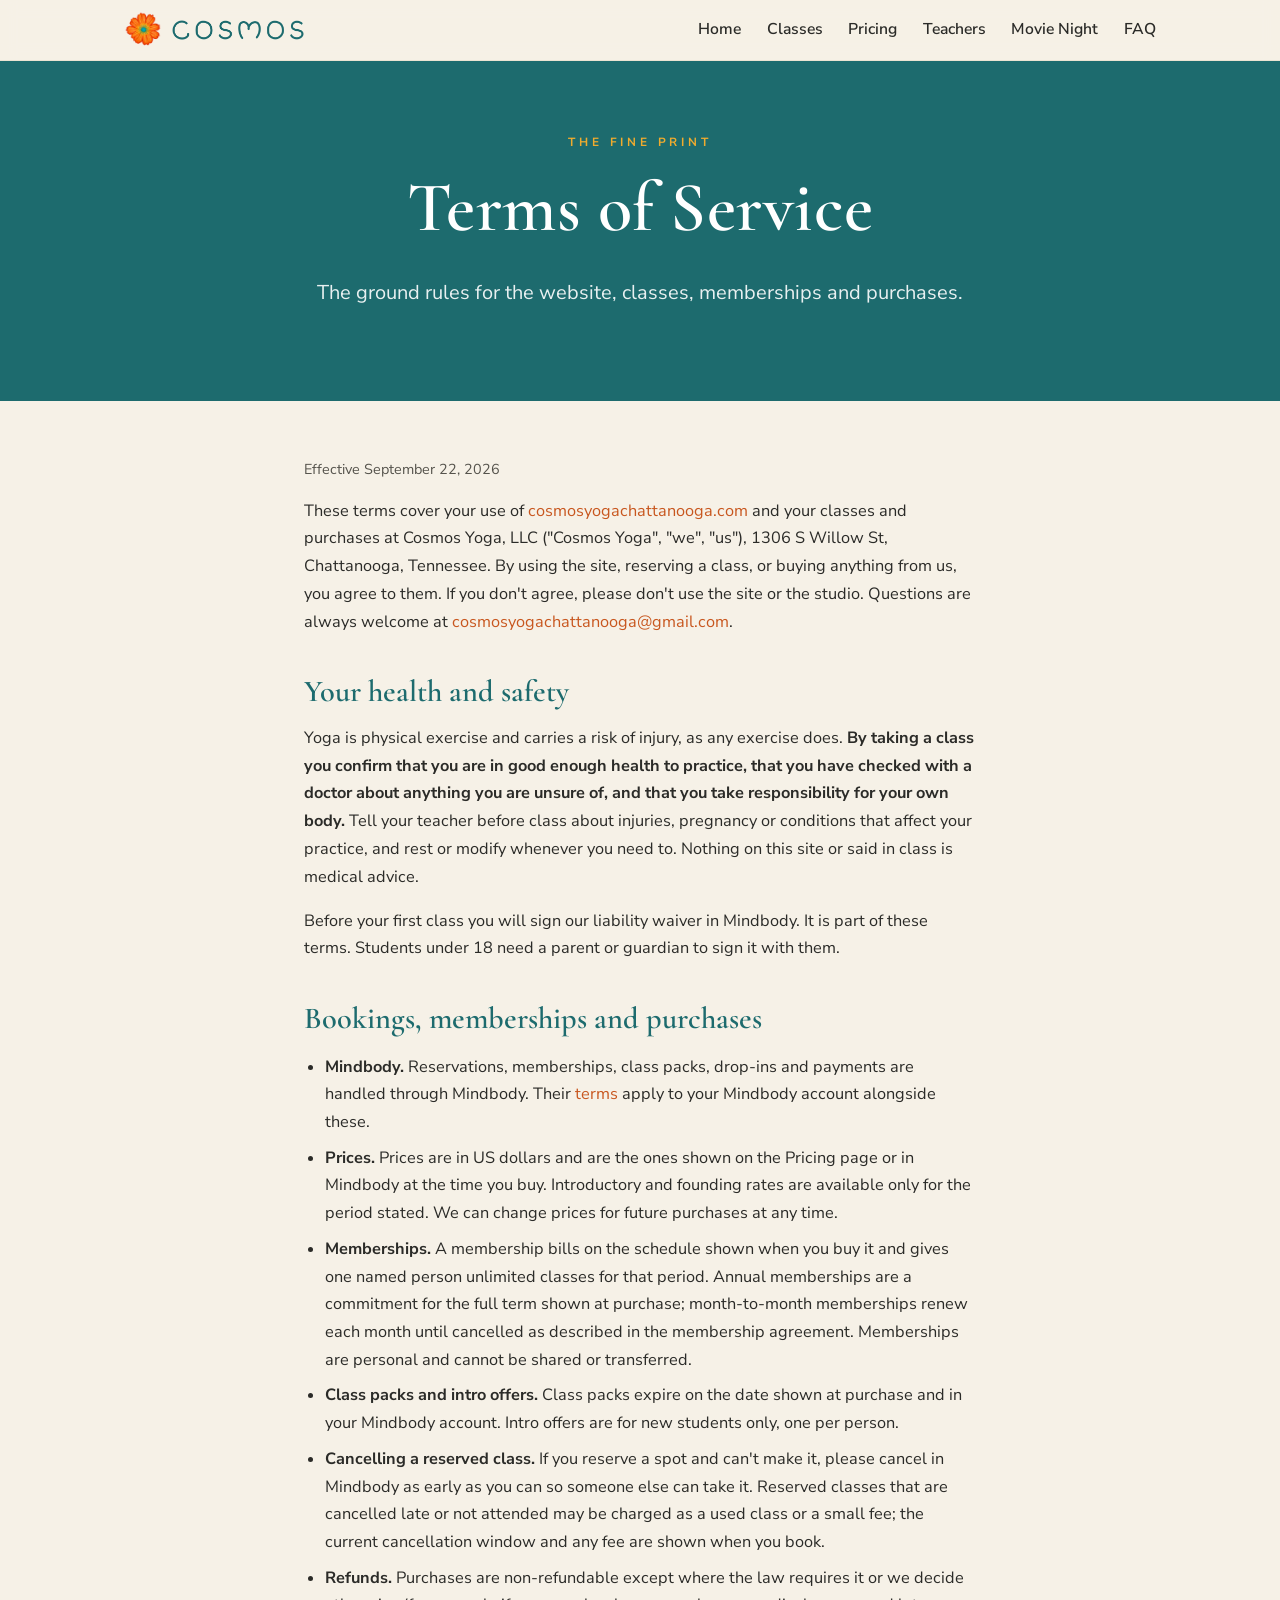
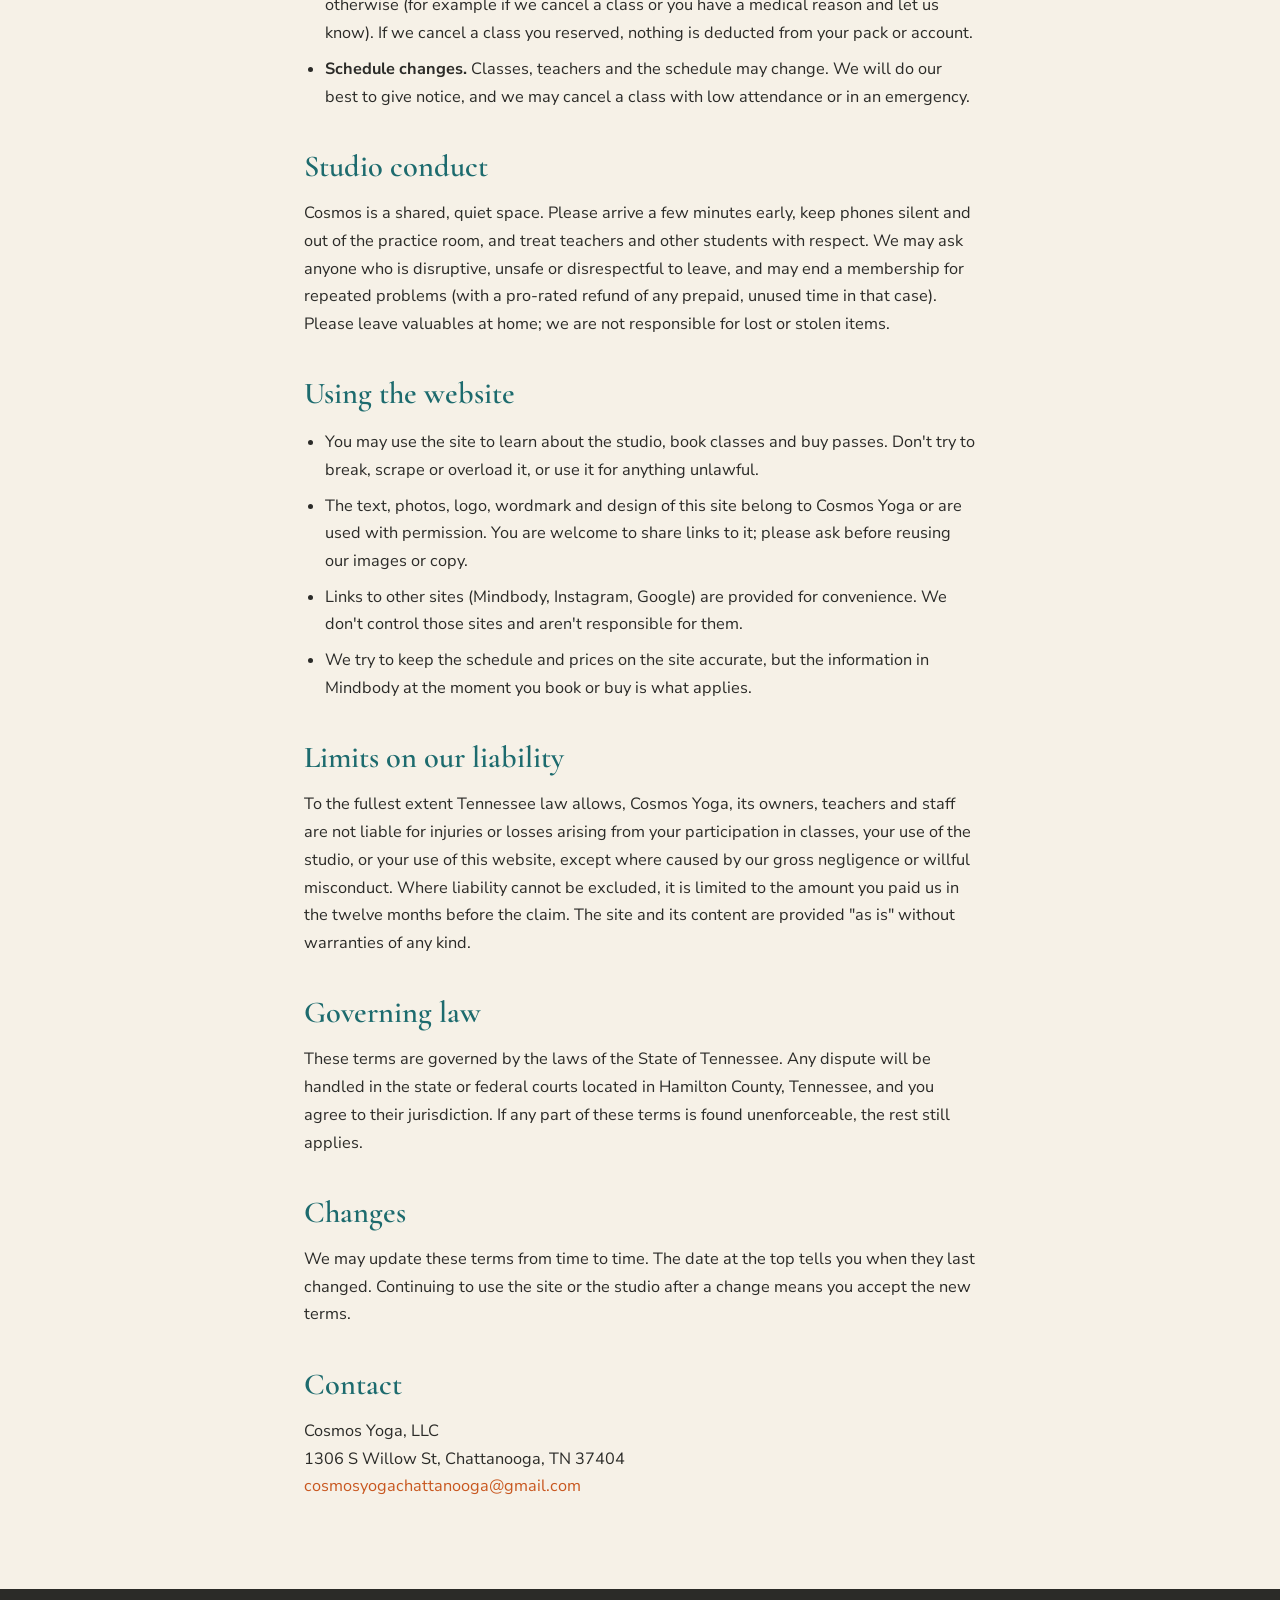
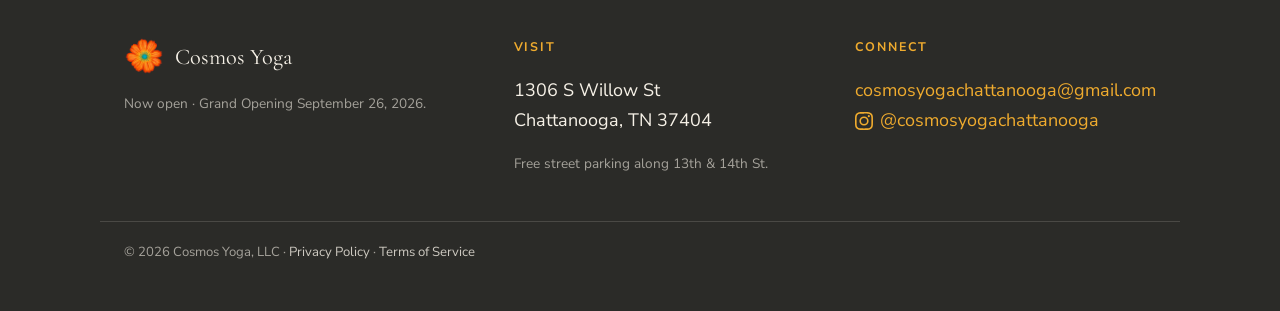
<file: terms.html>
<!DOCTYPE html>
<html lang="en">
<head>
<meta charset="utf-8">
<meta name="viewport" content="width=device-width, initial-scale=1">
<title>Terms of Service | Cosmos Yoga</title>
<meta name="description" content="The terms that cover the Cosmos Yoga website, classes, memberships and purchases.">
<link rel="canonical" href="https://cosmosyogachattanooga.com/terms.html">
<meta name="theme-color" content="#1d6b6e">
<link rel="icon" type="image/png" href="assets/favicon.png?v=4">
<link rel="apple-touch-icon" href="assets/favicon.png?v=4">
<meta property="og:type" content="website">
<meta property="og:site_name" content="Cosmos Yoga">
<meta property="og:title" content="Terms of Service | Cosmos Yoga">
<meta property="og:description" content="The terms that cover the Cosmos Yoga website, classes, memberships and purchases.">
<meta property="og:url" content="https://cosmosyogachattanooga.com/terms.html">
<meta property="og:image" content="https://cosmosyogachattanooga.com/assets/og-image.png">
<meta property="og:image:width" content="1200">
<meta property="og:image:height" content="630">
<meta property="og:image:alt" content="Cosmos Yoga · Movement + Ritual + Intention, Chattanooga, Tennessee">
<meta name="twitter:card" content="summary_large_image">
<meta name="twitter:title" content="Terms of Service | Cosmos Yoga">
<meta name="twitter:description" content="The terms that cover the Cosmos Yoga website, classes, memberships and purchases.">
<meta name="twitter:image" content="https://cosmosyogachattanooga.com/assets/og-image.png">
<link rel="preconnect" href="https://fonts.googleapis.com">
<link rel="preconnect" href="https://fonts.gstatic.com" crossorigin>
<link href="https://fonts.googleapis.com/css2?family=Cormorant+Garamond:ital,wght@0,500;0,600;1,500&family=Nunito+Sans:wght@400;600;700&display=swap" rel="stylesheet">
<link rel="stylesheet" href="assets/style.css?v=20261111">
<!-- Meta Pixel Code -->
<script>
!function(f,b,e,v,n,t,s)
{if(f.fbq)return;n=f.fbq=function(){n.callMethod?
n.callMethod.apply(n,arguments):n.queue.push(arguments)};
if(!f._fbq)f._fbq=n;n.push=n;n.loaded=!0;n.version='2.0';
n.queue=[];t=b.createElement(e);t.async=!0;
t.src=v;s=b.getElementsByTagName(e)[0];
s.parentNode.insertBefore(t,s)}(window, document,'script',
'https://connect.facebook.net/en_US/fbevents.js');
fbq('init', '1400458978895224');
fbq('track', 'PageView');
</script>
<noscript><img height="1" width="1" style="display:none"
src="https://www.facebook.com/tr?id=1400458978895224&ev=PageView&noscript=1"
/></noscript>
<!-- End Meta Pixel Code -->
</head>
<body>

<header class="site-header">
  <nav class="nav">
    <a class="brand" href="index.html"><img src="assets/logo-mark.png?v=4" alt="Cosmos Yoga"><span class="cosmos-wordmark brand-wordmark" aria-hidden="true"></span></a>
    <div class="nav-links">
      <a href="index.html">Home</a>
      <a href="classes.html">Classes</a>
      <a href="pricing.html">Pricing</a>
      <a href="teachers.html">Teachers</a>
      <a href="movie-night.html">Movie Night</a>
      <a href="faq.html">FAQ</a>
    </div>
  </nav>
</header>

<section class="band teal">
  <div class="wrap narrow center">
    <p class="eyebrow">The fine print</p>
    <h1 style="color:#fff">Terms of Service</h1>
    <p class="lead" style="color:rgba(255,255,255,.9)">The ground rules for the website, classes, memberships and purchases.</p>
  </div>
</section>

<section class="band">
  <div class="wrap narrow legal">

    <p class="muted">Effective September 22, 2026</p>

    <p>These terms cover your use of <a href="https://cosmosyogachattanooga.com">cosmosyogachattanooga.com</a> and your classes and purchases at Cosmos Yoga, LLC ("Cosmos Yoga", "we", "us"), 1306 S Willow St, Chattanooga, Tennessee. By using the site, reserving a class, or buying anything from us, you agree to them. If you don't agree, please don't use the site or the studio. Questions are always welcome at <a href="mailto:cosmosyogachattanooga@gmail.com">cosmosyogachattanooga@gmail.com</a>.</p>

    <h2>Your health and safety</h2>
    <p>Yoga is physical exercise and carries a risk of injury, as any exercise does. <strong>By taking a class you confirm that you are in good enough health to practice, that you have checked with a doctor about anything you are unsure of, and that you take responsibility for your own body.</strong> Tell your teacher before class about injuries, pregnancy or conditions that affect your practice, and rest or modify whenever you need to. Nothing on this site or said in class is medical advice.</p>
    <p>Before your first class you will sign our liability waiver in Mindbody. It is part of these terms. Students under 18 need a parent or guardian to sign it with them.</p>

    <h2>Bookings, memberships and purchases</h2>
    <ul>
      <li><strong>Mindbody.</strong> Reservations, memberships, class packs, drop-ins and payments are handled through Mindbody. Their <a href="https://company.mindbodyonline.com/legal/terms-of-service" rel="noopener">terms</a> apply to your Mindbody account alongside these.</li>
      <li><strong>Prices.</strong> Prices are in US dollars and are the ones shown on the Pricing page or in Mindbody at the time you buy. Introductory and founding rates are available only for the period stated. We can change prices for future purchases at any time.</li>
      <li><strong>Memberships.</strong> A membership bills on the schedule shown when you buy it and gives one named person unlimited classes for that period. Annual memberships are a commitment for the full term shown at purchase; month-to-month memberships renew each month until cancelled as described in the membership agreement. Memberships are personal and cannot be shared or transferred.</li>
      <li><strong>Class packs and intro offers.</strong> Class packs expire on the date shown at purchase and in your Mindbody account. Intro offers are for new students only, one per person.</li>
      <li><strong>Cancelling a reserved class.</strong> If you reserve a spot and can't make it, please cancel in Mindbody as early as you can so someone else can take it. Reserved classes that are cancelled late or not attended may be charged as a used class or a small fee; the current cancellation window and any fee are shown when you book.</li>
      <li><strong>Refunds.</strong> Purchases are non-refundable except where the law requires it or we decide otherwise (for example if we cancel a class or you have a medical reason and let us know). If we cancel a class you reserved, nothing is deducted from your pack or account.</li>
      <li><strong>Schedule changes.</strong> Classes, teachers and the schedule may change. We will do our best to give notice, and we may cancel a class with low attendance or in an emergency.</li>
    </ul>

    <h2>Studio conduct</h2>
    <p>Cosmos is a shared, quiet space. Please arrive a few minutes early, keep phones silent and out of the practice room, and treat teachers and other students with respect. We may ask anyone who is disruptive, unsafe or disrespectful to leave, and may end a membership for repeated problems (with a pro-rated refund of any prepaid, unused time in that case). Please leave valuables at home; we are not responsible for lost or stolen items.</p>

    <h2>Using the website</h2>
    <ul>
      <li>You may use the site to learn about the studio, book classes and buy passes. Don't try to break, scrape or overload it, or use it for anything unlawful.</li>
      <li>The text, photos, logo, wordmark and design of this site belong to Cosmos Yoga or are used with permission. You are welcome to share links to it; please ask before reusing our images or copy.</li>
      <li>Links to other sites (Mindbody, Instagram, Google) are provided for convenience. We don't control those sites and aren't responsible for them.</li>
      <li>We try to keep the schedule and prices on the site accurate, but the information in Mindbody at the moment you book or buy is what applies.</li>
    </ul>

    <h2>Limits on our liability</h2>
    <p>To the fullest extent Tennessee law allows, Cosmos Yoga, its owners, teachers and staff are not liable for injuries or losses arising from your participation in classes, your use of the studio, or your use of this website, except where caused by our gross negligence or willful misconduct. Where liability cannot be excluded, it is limited to the amount you paid us in the twelve months before the claim. The site and its content are provided "as is" without warranties of any kind.</p>

    <h2>Governing law</h2>
    <p>These terms are governed by the laws of the State of Tennessee. Any dispute will be handled in the state or federal courts located in Hamilton County, Tennessee, and you agree to their jurisdiction. If any part of these terms is found unenforceable, the rest still applies.</p>

    <h2>Changes</h2>
    <p>We may update these terms from time to time. The date at the top tells you when they last changed. Continuing to use the site or the studio after a change means you accept the new terms.</p>

    <h2>Contact</h2>
    <p>Cosmos Yoga, LLC<br>1306 S Willow St, Chattanooga, TN 37404<br><a href="mailto:cosmosyogachattanooga@gmail.com">cosmosyogachattanooga@gmail.com</a></p>

  </div>
</section>

<footer class="site-footer">
  <div class="wrap">
    <div>
      <div class="foot-brand"><img src="assets/logo-mark.png?v=4" alt=""> Cosmos Yoga</div>
      <p class="muted mt-1">Now open &middot; Grand Opening September 26, 2026.</p>
    </div>
    <div>
      <h4>Visit</h4>
      <p>1306 S Willow St<br>Chattanooga, TN 37404</p>
      <p class="muted">Free street parking along 13th &amp; 14th St.</p>
    </div>
    <div>
      <h4>Connect</h4>
      <p><a href="mailto:cosmosyogachattanooga@gmail.com">cosmosyogachattanooga@gmail.com</a><br>
      <a class="ig-link" href="https://instagram.com/cosmosyogachattanooga"><svg class="ig-icon" viewBox="0 0 24 24" aria-hidden="true"><path d="M12 2.16c3.2 0 3.58.01 4.85.07 1.17.05 1.8.25 2.23.42.56.22.96.48 1.38.9.42.42.68.82.9 1.38.16.43.36 1.06.41 2.23.06 1.27.07 1.65.07 4.85s-.01 3.58-.07 4.85c-.05 1.17-.25 1.8-.41 2.23-.22.56-.48.96-.9 1.38-.42.42-.82.68-1.38.9-.43.16-1.06.36-2.23.41-1.27.06-1.65.07-4.85.07s-3.58-.01-4.85-.07c-1.17-.05-1.8-.25-2.23-.41-.56-.22-.96-.48-1.38-.9-.42-.42-.68-.82-.9-1.38-.16-.43-.36-1.06-.41-2.23-.06-1.27-.07-1.65-.07-4.85s.01-3.58.07-4.85c.05-1.17.25-1.8.41-2.23.22-.56.48-.96.9-1.38.42-.42.82-.68 1.38-.9.43-.16 1.06-.36 2.23-.41 1.27-.06 1.65-.07 4.85-.07M12 0C8.74 0 8.33.01 7.05.07 5.78.13 4.9.33 4.14.63c-.79.31-1.46.72-2.13 1.38C1.35 2.68.94 3.35.63 4.14.33 4.9.13 5.78.07 7.05.01 8.33 0 8.74 0 12s.01 3.67.07 4.95c.06 1.27.26 2.15.56 2.91.31.79.72 1.46 1.38 2.13.67.66 1.34 1.07 2.13 1.38.76.3 1.64.5 2.91.56C8.33 23.99 8.74 24 12 24s3.67-.01 4.95-.07c1.27-.06 2.15-.26 2.91-.56.79-.31 1.46-.72 2.13-1.38.66-.67 1.07-1.34 1.38-2.13.3-.76.5-1.64.56-2.91.06-1.28.07-1.69.07-4.95s-.01-3.67-.07-4.95c-.06-1.27-.26-2.15-.56-2.91-.31-.79-.72-1.46-1.38-2.13-.67-.66-1.34-1.07-2.13-1.38-.76-.3-1.64-.5-2.91-.56C15.67.01 15.26 0 12 0z"/><path d="M12 5.84A6.16 6.16 0 1018.16 12 6.16 6.16 0 0012 5.84zM12 16a4 4 0 114-4 4 4 0 01-4 4z"/><circle cx="18.41" cy="5.59" r="1.44"/></svg>@cosmosyogachattanooga</a></p>
    </div>
  </div>
  <div class="wrap foot-legal">
    <p>&copy; 2026 Cosmos Yoga, LLC &middot; <a href="privacy.html">Privacy Policy</a> &middot; <a href="terms.html">Terms of Service</a></p>
  </div>
</footer>

</body>
</html>
</file>
<file: assets/style.css>
/* ===== Cosmos Yoga — site styles ===== */
:root {
  --teal-deep: #1d6b6e;
  --teal-mid:  #2f8a8c;
  --teal-soft: #a7c4bc;
  --terra:     #e2703a;
  --terra-dk:  #c8571f;
  --saffron:   #efab2e;
  --cream:     #f6f1e7;
  --cream-dk:  #ece3d2;
  --ink:       #2b2b28;
  --ink-soft:  #55534c;
  --serif: "Cormorant Garamond", Georgia, "Times New Roman", serif;
  --serif-zine: "Fraunces", Georgia, "Times New Roman", serif;
  --sans: "Nunito Sans", -apple-system, BlinkMacSystemFont, "Segoe UI", sans-serif;
  --script: "Caveat", "Bradley Hand", cursive;
  --maxw: 1080px;
}

* { box-sizing: border-box; }
html { scroll-behavior: smooth; }
body {
  margin: 0;
  font-family: var(--sans);
  color: var(--ink);
  background: var(--cream);
  line-height: 1.65;
  font-size: 18px;
  -webkit-font-smoothing: antialiased;
}
img { max-width: 100%; display: block; }
a { color: var(--terra-dk); text-decoration: none; }
a:hover { text-decoration: underline; }

h1, h2, h3 { font-family: var(--serif); font-weight: 600; line-height: 1.12; color: var(--ink); margin: 0 0 .4em; }
h1 { font-size: clamp(2.6rem, 6vw, 4.4rem); letter-spacing: .5px; }
h2 { font-size: clamp(1.9rem, 4vw, 2.8rem); }
h3 { font-size: 1.5rem; }
.eyebrow {
  font-family: var(--sans);
  text-transform: uppercase;
  letter-spacing: .32em;
  font-size: .74rem;
  font-weight: 700;
  color: var(--terra);
  margin: 0 0 1rem;
}
.wrap { max-width: var(--maxw); margin: 0 auto; padding: 0 1.5rem; }
.center { text-align: center; }
.lead { font-size: 1.25rem; color: var(--ink-soft); }

/* ===== Header ===== */
.site-header {
  position: sticky; top: 0; z-index: 50;
  background: rgba(246,241,231,.92);
  backdrop-filter: blur(8px);
  border-bottom: 1px solid var(--cream-dk);
}
.nav {
  display: flex; align-items: center; justify-content: space-between;
  max-width: var(--maxw); margin: 0 auto; padding: .7rem 1.5rem;
}
.brand { display: flex; align-items: center; gap: .6rem; font-family: var(--serif); font-size: 1.5rem; font-weight: 600; color: var(--ink); }
.brand:hover { text-decoration: none; }
.brand img { width: 38px; height: 38px; }
.brand .tag { letter-spacing: .28em; text-transform: uppercase; font-size: 1.05rem; }
.nav-links { display: flex; align-items: center; gap: 1.6rem; }
.nav-links a { color: var(--ink); font-weight: 600; font-size: .98rem; }
.nav-links a:hover { color: var(--terra-dk); text-decoration: none; }
.nav-links a.active { color: var(--terra-dk); }
/* Mindbody login/register widget as a nav button */
.nav-links healcode-widget { display: inline-flex; align-items: center; }
.nav-links healcode-widget a, .nav-links a.loginRegister {
  display: inline-block; background: var(--terra); color: #fff !important;
  padding: .5rem 1.15rem; border-radius: 999px; font-weight: 700; font-size: .92rem;
  letter-spacing: .01em; transition: background .2s, transform .2s; white-space: nowrap;
}
.nav-links healcode-widget a:hover, .nav-links a.loginRegister:hover {
  background: var(--terra-dk); text-decoration: none; transform: translateY(-1px);
}

/* ===== Buttons ===== */
.btn {
  display: inline-block; background: var(--terra); color: #fff;
  padding: .8rem 1.7rem; border-radius: 999px; font-weight: 700;
  font-size: .98rem; letter-spacing: .02em; transition: background .2s, transform .2s;
}
.btn:hover { background: var(--terra-dk); text-decoration: none; transform: translateY(-1px); }
.btn-ghost { background: transparent; color: var(--cream); border: 1.5px solid rgba(255,255,255,.6); }
.btn-ghost:hover { background: rgba(255,255,255,.12); color: #fff; }

/* ===== Hero ===== */
.hero {
  background: radial-gradient(120% 120% at 50% 0%, #b8e0d8 0%, #a1d5cb 72%);
  color: var(--ink); text-align: center; padding: 4.5rem 1.5rem 5rem;
}
.hero img.logo { width: min(230px, 55vw); margin: 0 auto 1.8rem; filter: drop-shadow(0 12px 30px rgba(29,107,110,.28)); }
.hero h1 { color: var(--teal-deep); }
.hero .tagline { font-family: var(--serif); font-style: italic; font-size: clamp(1.3rem,3vw,1.8rem); color: var(--terra-dk); margin: .3rem 0 1.4rem; }
.hero p.lead { color: var(--ink-soft); max-width: 640px; margin: 0 auto 2rem; }
.hero .cta-row { display: flex; gap: 1rem; justify-content: center; flex-wrap: wrap; }
.hero .eyebrow { color: var(--terra-dk); }
.hero .btn-ghost { color: var(--teal-deep); border-color: rgba(29,107,110,.5); }
.hero .btn-ghost:hover { background: rgba(29,107,110,.1); color: var(--teal-deep); }

/* ===== Sections ===== */
section.band { padding: 4.5rem 0; }
section.band.alt { background: var(--cream-dk); }
section.band.teal { background: var(--teal-deep); color: var(--cream); }
section.band.teal h2, section.band.teal h3 { color: #fff; }
section.band.teal .eyebrow { color: var(--saffron); }
.narrow { max-width: 720px; margin: 0 auto; }

/* ===== Cards ===== */
.grid { display: grid; gap: 1.6rem; }
.grid-3 { grid-template-columns: repeat(3, 1fr); }
.grid-2 { grid-template-columns: repeat(2, 1fr); }
.card {
  background: var(--cream); border: 1px solid var(--cream-dk); border-radius: 16px;
  padding: 2rem; box-shadow: 0 2px 14px rgba(29,107,110,.06);
}
.card h3 { color: var(--teal-deep); }
.card .pill { display: inline-block; font-size: .72rem; letter-spacing: .18em; text-transform: uppercase; font-weight: 700; color: var(--terra); margin-bottom: .6rem; }
section.teal .card { background: rgba(255,255,255,.06); border-color: rgba(255,255,255,.14); color: var(--cream); }
section.teal .card h3 { color: #fff; }

/* ===== Teacher ===== */
.teacher { display: grid; grid-template-columns: 130px 1fr; gap: 1.6rem; align-items: start; }
.avatar {
  width: 130px; height: 130px; border-radius: 50%; background: var(--teal-soft);
  display: grid; place-items: center; font-family: var(--serif); font-size: 2.6rem; color: var(--teal-deep);
  border: 3px solid var(--saffron); overflow: hidden;
}
.teacher .role { color: var(--terra-dk); font-weight: 700; text-transform: uppercase; letter-spacing: .12em; font-size: .8rem; margin: .1rem 0 .7rem; }

/* ===== Schedule table ===== */
.table-wrap { overflow-x: auto; border-radius: 14px; border: 1px solid var(--cream-dk); }
table.sched { width: 100%; border-collapse: collapse; background: var(--cream); min-width: 520px; }
table.sched th, table.sched td { padding: .8rem 1rem; text-align: left; border-bottom: 1px solid var(--cream-dk); }
table.sched th { background: var(--teal-deep); color: #fff; font-family: var(--sans); font-weight: 700; letter-spacing: .04em; font-size: .9rem; }
table.sched td:first-child { font-weight: 700; color: var(--teal-deep); white-space: nowrap; }

/* ===== Pricing ===== */
.price-grid { display: grid; grid-template-columns: repeat(2,1fr); gap: 1.4rem; }
.price {
  background: var(--cream); border: 1px solid var(--cream-dk); border-radius: 16px; padding: 1.8rem;
}
.price.feature { border: 2px solid var(--terra); box-shadow: 0 6px 24px rgba(226,112,58,.14); position: relative; }
.price.feature::after { content: "Best value"; position: absolute; top: -.8rem; right: 1.2rem; background: var(--terra); color: #fff; font-size: .7rem; font-weight: 700; letter-spacing: .12em; text-transform: uppercase; padding: .25rem .7rem; border-radius: 999px; }
.price .amt { font-family: var(--serif); font-size: 2.4rem; color: var(--teal-deep); font-weight: 600; }
.price .amt small { font-size: 1rem; color: var(--ink-soft); font-family: var(--sans); }
.price h3 { margin-bottom: .3rem; }
.price ul { margin: .6rem 0 0; padding-left: 1.1rem; color: var(--ink-soft); font-size: .95rem; }

/* ===== Note / callout ===== */
.note { background: rgba(239,171,46,.12); border-left: 4px solid var(--saffron); padding: .9rem 1.2rem; border-radius: 8px; font-size: .95rem; color: var(--ink-soft); }

/* ===== Footer ===== */
.site-footer { background: var(--ink); color: var(--cream); padding: 3rem 1.5rem; }
.site-footer .wrap { display: flex; flex-wrap: wrap; gap: 2rem; justify-content: space-between; align-items: flex-start; }
.site-footer a { color: var(--saffron); }
.site-footer .foot-brand { display: flex; align-items: center; gap: .7rem; font-family: var(--serif); font-size: 1.4rem; }
.site-footer .foot-brand img { width: 40px; }
.site-footer h4 { font-family: var(--sans); text-transform: uppercase; letter-spacing: .16em; font-size: .78rem; color: var(--saffron); margin: 0 0 .6rem; }
.site-footer .muted { color: rgba(246,241,231,.6); font-size: .85rem; }

/* ===== Utility ===== */
.mt-2 { margin-top: 2rem; } .mt-1 { margin-top: 1rem; }
.section-head { max-width: 640px; margin: 0 auto 2.6rem; text-align: center; }

/* ===== Responsive ===== */
@media (max-width: 820px) {
  .grid-3 { grid-template-columns: 1fr; }
  .grid-2, .price-grid { grid-template-columns: 1fr; }
  .nav-links { gap: 1rem; }
  .brand .tag { display: none; }
}
@media (max-width: 560px) {
  body { font-size: 17px; }
  .nav { flex-wrap: wrap; row-gap: .3rem; }
  .nav-links { flex-wrap: wrap; justify-content: flex-end; gap: .25rem .85rem; }
  .teacher { grid-template-columns: 1fr; }
  .avatar { margin: 0 auto; }
  .teacher .center-sm { text-align: center; }
  .nav-links a { font-size: .9rem; }
}

/* ============================================================
   ZINE HOMEPAGE  (scoped to body.home-zine — does not affect other pages)
   ============================================================ */
body.home-zine { background: var(--cream); position: relative; }
/* subtle paper grain */
body.home-zine::before {
  content: ""; position: fixed; inset: 0; pointer-events: none; z-index: 0; opacity: .045;
  background-image: url("data:image/svg+xml,%3Csvg xmlns='http://www.w3.org/2000/svg' width='140' height='140'%3E%3Cfilter id='n'%3E%3CfeTurbulence type='fractalNoise' baseFrequency='0.9' numOctaves='2'/%3E%3C/filter%3E%3Crect width='100%25' height='100%25' filter='url(%23n)'/%3E%3C/svg%3E");
}
body.home-zine > * { position: relative; z-index: 1; }

/* header — understated, no pill */
.home-zine .site-header { background: rgba(246,241,231,.9); border-bottom: none; }
.home-zine .brand .tag { font-size: 1rem; letter-spacing: .34em; }
.home-zine .nav-links a { font-weight: 700; font-size: .95rem; }

/* hero */
.zine-hero { position: relative; overflow: hidden; padding: clamp(3rem,9vw,6.5rem) 1.5rem clamp(3.5rem,8vw,6rem); }
.zine-hero-inner { max-width: var(--maxw); margin: 0 auto; }
.zine-bloom {
  position: absolute; top: -14%; right: -8%; width: min(560px, 60vw);
  transform: rotate(-12deg); opacity: .95; pointer-events: none;
  filter: drop-shadow(0 18px 40px rgba(29,107,110,.18));
}
.zine-h1 {
  font-family: var(--serif-zine); font-weight: 600; color: var(--teal-deep);
  font-size: clamp(2.6rem, 7.5vw, 5rem); line-height: 1.02; letter-spacing: -.5px;
  max-width: 12ch; margin: 0 0 1.1rem; text-transform: lowercase;
}
.zine-h1 .ul {
  background-image: url("data:image/svg+xml,%3Csvg xmlns='http://www.w3.org/2000/svg' viewBox='0 0 300 20'%3E%3Cpath d='M3,13 Q40,3 78,10 T154,10 T230,10 T297,9' fill='none' stroke='%23c8571f' stroke-width='4' stroke-linecap='round'/%3E%3C/svg%3E");
  background-repeat: no-repeat; background-position: left 90%; background-size: 100% .38em; padding-bottom: .12em;
}
.zine-script { font-family: var(--script); font-size: clamp(1.9rem,4.2vw,2.9rem); color: var(--terra-dk); line-height: 1; margin: 0 0 1.6rem; }
.zine-lead { font-family: var(--sans); font-size: 1.2rem; color: var(--ink-soft); max-width: 30ch; margin: 0 0 2rem; line-height: 1.5; }
.zine-cta { display: flex; align-items: center; gap: 1.4rem; flex-wrap: wrap; }
.link-underline { font-weight: 700; color: var(--teal-deep); padding-bottom: 3px; background: linear-gradient(var(--saffron),var(--saffron)) left bottom/100% 3px no-repeat; }
.link-underline:hover { text-decoration: none; background-size: 100% 6px; }

/* practice band */
.zine-practice { background: var(--teal-deep); color: var(--cream); padding: clamp(3rem,7vw,5rem) 1.5rem; }
.zine-practice .inner { max-width: 760px; margin: 0 auto; }
.zine-kicker { font-family: var(--script); color: var(--saffron); font-size: clamp(1.9rem,4vw,2.6rem); line-height: 1; margin: 0 0 1.8rem; }
.zine-row { display: flex; align-items: baseline; justify-content: space-between; gap: 1rem; padding: 1.15rem 0; border-top: 1px solid rgba(255,255,255,.16); }
.zine-row:last-child { border-bottom: 1px solid rgba(255,255,255,.16); }
.zine-row h3 { font-family: var(--serif-zine); font-weight: 600; color: #fff; font-size: clamp(1.6rem,3.4vw,2.2rem); margin: 0; }
.zine-row span { font-family: var(--serif-zine); font-style: italic; color: var(--teal-soft); font-size: 1.05rem; text-align: right; }

/* invite band */
.zine-invite { padding: clamp(3rem,7vw,5rem) 1.5rem; }
.zine-invite .inner { max-width: 620px; margin: 0 auto; text-align: center; }
.zine-invite .zine-kicker { color: var(--terra-dk); }
.zine-invite h2 { font-family: var(--serif-zine); font-weight: 600; color: var(--teal-deep); font-size: clamp(2rem,5vw,3rem); margin: 0 0 1rem; line-height: 1.05; }
.zine-invite p { font-family: var(--sans); color: var(--ink-soft); font-size: 1.12rem; line-height: 1.6; margin: 0 auto 1.8rem; max-width: 46ch; }

@media (max-width: 640px) {
  .zine-bloom { top: -6%; right: -22%; width: 68vw; opacity: .5; }
  .zine-h1, .zine-script, .zine-lead { position: relative; }
  .zine-row { flex-direction: column; gap: .1rem; }
  .zine-row span { text-align: left; }
}

/* ===== Pricing buy buttons (Mindbody pricing/contract widgets) ===== */
.price .buy { margin-top: 1.1rem; display: flex; flex-wrap: wrap; gap: .6rem; }
.price .opt + .opt { margin-top: 1.2rem; padding-top: 1.2rem; border-top: 1px solid var(--cream-dk); }
.price .opt .amt { margin: 0; }
.price .buy a, .price .pack-row a {
  display: inline-block; background: var(--terra); color: #fff !important;
  padding: .5rem 1.25rem; border-radius: 999px; font-weight: 700; font-size: .9rem;
  text-decoration: none; transition: background .2s, transform .2s; white-space: nowrap;
}
.price .buy a:hover, .price .pack-row a:hover { background: var(--terra-dk); transform: translateY(-1px); text-decoration: none; }
.price .pack-row { display: flex; align-items: center; justify-content: space-between; gap: 1rem; padding: .75rem 0; border-bottom: 1px solid var(--cream-dk); font-size: .98rem; }
.price .pack-row:last-of-type { border-bottom: none; }
.price .pack-row span small { color: var(--ink-soft); }
.price .pack-row healcode-widget { display: inline-flex; flex: none; }
.price .buy healcode-widget { display: inline-flex; }

/* Pricing scarcity / limited highlight */
.price .limited { display: inline-block; margin: .1rem 0 .5rem; font-size: .82rem; font-weight: 700; color: var(--terra-dk); background: rgba(239,171,46,.18); padding: .28rem .65rem; border-radius: 6px; letter-spacing: .01em; }

/* Instagram icon in footer */
.ig-link { display: inline-flex; align-items: center; gap: .4em; }
.ig-icon { width: 1em; height: 1em; fill: currentColor; flex: none; }

/* Soft-opening announcement banner (home) */
.soft-banner { display: block; background: var(--terra); color: var(--cream); text-align: center; padding: .6rem 1rem; font-weight: 700; font-size: .9rem; letter-spacing: .02em; text-decoration: none; }
.soft-banner:hover { background: var(--terra-dk); color: #fff; text-decoration: none; }

/* ===== COSMOS wordmark (Sarah's lettering, masked & recolorable) ===== */
.visually-hidden { position:absolute; width:1px; height:1px; padding:0; margin:-1px; overflow:hidden; clip:rect(0 0 0 0); white-space:nowrap; border:0; }
.cosmos-wordmark {
  display:inline-block; aspect-ratio:2016 / 305; background-color:currentColor;
  -webkit-mask-repeat:no-repeat; mask-repeat:no-repeat;
  -webkit-mask-position:center; mask-position:center;
  -webkit-mask-size:contain; mask-size:contain;
}
.brand-wordmark { height:20px; width:auto; flex:none; color:var(--teal-deep);
  -webkit-mask-image:url(cosmos-wordmark-bold.png?v=2); mask-image:url(cosmos-wordmark-bold.png?v=2); }
@media (max-width:820px){ .brand-wordmark { display:none; } }   /* mobile: flower only, matches old tag */
.hero-wordmark { display:block; width:min(490px,86vw); color:var(--teal-deep); margin:0 0 1.1rem; padding:0;
  -webkit-mask-image:url(cosmos-wordmark-bold.png?v=2); mask-image:url(cosmos-wordmark-bold.png?v=2); }
.zine-subhead {
  font-family:var(--serif-zine); font-weight:600; color:var(--teal-deep);
  font-size:clamp(1.6rem,4.2vw,2.8rem); line-height:1.04; letter-spacing:-.3px;
  max-width:14ch; margin:0 0 1.2rem; text-transform:lowercase;
}
.zine-subhead .ul {
  background-image:url("data:image/svg+xml,%3Csvg xmlns='http://www.w3.org/2000/svg' viewBox='0 0 300 20'%3E%3Cpath d='M3,13 Q40,3 78,10 T154,10 T230,10 T297,9' fill='none' stroke='%23c8571f' stroke-width='4' stroke-linecap='round'/%3E%3C/svg%3E");
  background-repeat:no-repeat; background-position:left 90%; background-size:100% .38em; padding-bottom:.12em;
}

/* Grand Opening feature (classes.html) — Celestial Night, ported from the print flyer */
.go-celestial { position: relative; overflow: hidden; color: var(--cream); padding: clamp(3rem,6vw,5rem) 0 clamp(3rem,6vw,4.5rem);
  background: radial-gradient(130% 90% at 50% 0%, #1d6b6e 0%, #104244 45%, #211710 100%); }
.go-stars { position: absolute; inset: 0; width: 100%; height: 100%; pointer-events: none; }
.go-celestial .wrap { position: relative; }
.go-head { text-align: center; }
.go-lockup { position: relative; width: 240px; height: 200px; margin: 0 auto; }
.go-halo { position: absolute; top: -8px; left: 50%; transform: translateX(-50%); width: 210px; height: 210px; }
.go-flower { position: absolute; top: 18px; left: 50%; transform: translateX(-50%); width: 96px; }
.go-wm { position: absolute; top: 118px; left: 50%; transform: translateX(-50%); width: 220px; }
.go-yoga { position: absolute; top: 152px; left: 50%; transform: translateX(-50%); width: 98px; }
.go-title { font-family: 'Poiret One', var(--serif); font-weight: 400; color: var(--cream); font-size: clamp(2.6rem,6vw,4rem); margin: .6rem 0 0; letter-spacing: .01em; }
.go-date { font-family: 'Fraunces', var(--serif); font-style: italic; color: #f2af46; font-size: clamp(1.2rem,2.6vw,1.6rem); margin: .2rem 0 0; }
.go-body { display: grid; grid-template-columns: 1.15fr 1fr; gap: 2.5rem; align-items: start; margin-top: 2.6rem; }
/* timeline: dotted gold spine down the centre, rows alternate sides */
.go-timeline { list-style: none; margin: 0; padding: .4rem 0; position: relative; }
.go-timeline::before { content: ""; position: absolute; left: 50%; top: .6rem; bottom: .6rem; border-left: 2px dashed rgba(242,175,70,.55); transform: translateX(-1px); }
.go-row { display: grid; grid-template-columns: 1fr 44px 1fr; align-items: center; min-height: 3.1rem; }
.go-node { grid-column: 2; display: flex; justify-content: center; align-items: center; }
.go-dot { width: 14px; height: 14px; border-radius: 50%; background: #f2af46; box-shadow: 0 0 0 4px rgba(242,175,70,.22); }
.go-moon { width: 44px; height: 44px; }
.go-txt { display: flex; flex-direction: column; line-height: 1.15; }
.go-row.l .go-txt { grid-column: 1; grid-row: 1; text-align: right; align-items: flex-end; padding-right: .4rem; }
.go-row.r .go-txt { grid-column: 3; grid-row: 1; text-align: left; align-items: flex-start; padding-left: .4rem; }
.go-txt .t { font-family: 'Fraunces', var(--serif); font-weight: 600; color: #f2af46; font-size: 1.05rem; }
.go-txt .n { font-weight: 700; color: var(--cream); font-size: 1.05rem; margin-top: .1rem; }
/* sign-up card, framed like the business card */
.go-signup { border: 1px solid rgba(242,175,70,.5); border-radius: 10px; padding: 1.6rem 1.7rem 1.5rem; background: rgba(16,66,68,.35); }
.go-free { font-family: 'Poiret One', var(--serif); font-size: 1.9rem; margin: 0; line-height: 1.1; color: var(--cream); }
.go-free span { color: #f2af46; -webkit-text-stroke: .8px #f2af46; font-size: 1.15em; }
.go-presub { font-family: 'Fraunces', var(--serif); font-style: italic; color: rgba(246,241,231,.9); margin: .1rem 0 1.2rem; }
.go-signup h3 { color: #f2af46; font-family: 'Fraunces', var(--serif); font-size: 1.2rem; margin: 0 0 .4rem; }
.go-steps { margin: .2rem 0 0; padding-left: 1.2rem; line-height: 1.55; color: var(--cream); }
.go-steps li { margin: .45rem 0; }
.go-steps a { color: #f2af46; text-decoration: underline; }
.go-cta { margin: 1.2rem 0 0; }
.go-cta .btn { color: #fff; }
@media (max-width: 820px) {
  .go-body { grid-template-columns: 1fr; gap: 2rem; }
  .go-timeline::before { left: 22px; transform: none; }
  .go-row { grid-template-columns: 44px 1fr; }
  .go-node { grid-column: 1; }
  .go-row.l .go-txt, .go-row.r .go-txt { grid-column: 2; text-align: left; align-items: flex-start; padding: 0 0 0 .6rem; }
}

/* ===== Footer legal line + legal pages ===== */
.site-footer .foot-legal { display: block; margin-top: 2rem; padding-top: 1.2rem; border-top: 1px solid rgba(246,241,231,.15); }
.site-footer .foot-legal p { margin: 0; font-size: .82rem; color: rgba(246,241,231,.6); }
.site-footer .foot-legal a { color: rgba(246,241,231,.8); }
.legal h2 { font-size: clamp(1.5rem, 3vw, 1.9rem); margin-top: 2.4rem; color: var(--teal-deep); }
.legal h3 { font-size: 1.15rem; margin-top: 1.6rem; }
.legal p, .legal li { font-size: 1.02rem; line-height: 1.7; }
.legal ul { padding-left: 1.3rem; } .legal li { margin: .5rem 0; }
.legal .muted { color: var(--ink-soft); font-size: .9rem; margin-top: -1rem; }

/* ===== FAQ page ===== */
.faq h2 { font-size: clamp(1.5rem, 3vw, 1.9rem); color: var(--teal-deep); margin: 2.6rem 0 .8rem; }
.faq h2:first-child { margin-top: 0; }
.faq-group { border-top: 1px solid rgba(29,107,110,.22); }
.faq details { border-bottom: 1px solid rgba(29,107,110,.22); }
.faq summary { cursor: pointer; list-style: none; display: flex; justify-content: space-between; align-items: baseline; gap: 1rem;
  padding: 1rem .2rem; font-family: var(--sans); font-weight: 700; font-size: 1.08rem; color: var(--ink); }
.faq summary::-webkit-details-marker { display: none; }
.faq summary::after { content: "+"; flex: none; font-size: 1.5rem; line-height: 1; font-weight: 400; color: var(--terra-dk); }
.faq details[open] summary::after { content: "\2212"; }
.faq summary:hover { color: var(--teal-deep); }
.faq details > p, .faq details > ul { margin: 0 .2rem 1rem; font-size: 1.02rem; line-height: 1.7; color: var(--ink-soft); }
.faq details > ul { padding-left: 1.3rem; } .faq details li { margin: .35rem 0; }
.faq details > :last-child { margin-bottom: 1.3rem; }
.faq-more { margin-top: 2.6rem; text-align: center; font-size: 1.05rem; }


/* ===== Special Offerings (special-offerings/) ===== */
.draft-strip { background: var(--saffron); color: var(--ink); text-align: center; font-size: .86rem; font-weight: 700; padding: .5rem 1rem; letter-spacing: .01em; }
.draft-strip .tbd { margin-left: .35em; }
.tbd { background: rgba(239,171,46,.28); border-bottom: 2px dotted var(--terra-dk); padding: 0 .25em; border-radius: 3px; color: var(--ink); font-style: normal; }
.offers { display: grid; gap: 1.6rem; }
.offer { scroll-margin-top: 84px; background: var(--cream); border: 1px solid var(--cream-dk); border-radius: 18px; overflow: hidden; box-shadow: 0 2px 14px rgba(29,107,110,.06); transition: box-shadow .25s, border-color .25s; }
.offer:hover, .offer.open { border-color: rgba(29,107,110,.35); box-shadow: 0 8px 28px rgba(29,107,110,.12); }
.offer-head { display: grid; grid-template-columns: minmax(0, 5fr) minmax(0, 7fr); gap: 0; cursor: pointer; }
.offer-photo { position: relative; min-height: 100%; }
.offer-photo img { width: 100%; height: 100%; object-fit: cover; aspect-ratio: 4 / 3; }
.offer-photo .when { position: absolute; left: 1rem; bottom: 1rem; background: rgba(43,43,40,.78); color: var(--cream); font-size: .78rem; font-weight: 700; letter-spacing: .14em; text-transform: uppercase; padding: .35rem .8rem; border-radius: 999px; backdrop-filter: blur(4px); }
.offer-body { padding: 1.8rem 2rem 1.6rem; display: flex; flex-direction: column; gap: .5rem; }
.offer-body .eyebrow { margin: 0 0 .3rem; }
.offer-body h2 { font-size: clamp(1.7rem, 3.2vw, 2.4rem); margin: 0; color: var(--teal-deep); }
.offer-body .teaser { margin: .2rem 0 .4rem; color: var(--ink-soft); font-size: 1.05rem; line-height: 1.55; }
.offer-actions { margin-top: auto; display: flex; align-items: center; gap: 1.2rem; flex-wrap: wrap; padding-top: .6rem; }
.offer-actions .btn { color: #fff; padding: .7rem 1.5rem; font-size: .94rem; }
.offer-toggle { background: none; border: 0; padding: 0; font: inherit; font-weight: 700; color: var(--teal-deep); cursor: pointer; display: inline-flex; align-items: center; gap: .4em; }
.offer-toggle::after { content: ""; width: .55em; height: .55em; border-right: 2px solid currentColor; border-bottom: 2px solid currentColor; transform: rotate(45deg) translateY(-.15em); transition: transform .25s; }
.offer.open .offer-toggle::after { transform: rotate(225deg) translateY(-.1em); }
.offer-toggle:hover { color: var(--terra-dk); }
.offer-detail { display: grid; grid-template-rows: 0fr; transition: grid-template-rows .35s ease; }
.offer.open .offer-detail { grid-template-rows: 1fr; }
.offer-detail > div { overflow: hidden; }
.offer-detail .inner { border-top: 1px solid var(--cream-dk); padding: 1.8rem 2rem 2rem; display: grid; grid-template-columns: minmax(0, 1.4fr) minmax(0, 1fr); gap: 2.2rem; }
.offer-detail h3 { color: var(--teal-deep); font-size: 1.3rem; margin: 0 0 .5rem; }
.offer-detail p, .offer-detail li { color: var(--ink-soft); font-size: 1.02rem; line-height: 1.7; }
.offer-detail p { margin: 0 0 .9rem; }
.offer-detail ul { margin: 0 0 .9rem; padding-left: 1.2rem; } .offer-detail li { margin: .3rem 0; }
.offer-detail .fine { font-size: .9rem; color: var(--ink-soft); }
.offer-aside { background: rgba(29,107,110,.06); border-radius: 14px; padding: 1.3rem 1.4rem; align-self: start; }
.offer-aside h4 { font-family: var(--sans); text-transform: uppercase; letter-spacing: .16em; font-size: .74rem; color: var(--terra-dk); margin: 0 0 .6rem; }
.offer-aside dl { margin: 0; display: grid; grid-template-columns: auto 1fr; gap: .35rem .9rem; font-size: .96rem; }
.offer-aside dt { font-weight: 700; color: var(--ink); } .offer-aside dd { margin: 0; color: var(--ink-soft); }
.months { list-style: none; padding: 0; margin: .4rem 0 0; display: grid; gap: .5rem; }
.months li { display: grid; grid-template-columns: 5.5rem 1fr; gap: .8rem; align-items: baseline; padding: .45rem 0; border-top: 1px solid var(--cream-dk); }
.months li:last-child { border-bottom: 1px solid var(--cream-dk); }
.months .m { font-family: var(--serif); font-size: 1.25rem; font-weight: 600; color: var(--teal-deep); }
.months .t { color: var(--ink-soft); }
.offers-foot { text-align: center; margin-top: 2.6rem; color: var(--ink-soft); font-size: 1.02rem; }
@media (max-width: 820px) {
  .offer-head { grid-template-columns: 1fr; }
  .offer-photo img { aspect-ratio: 16 / 10; }
  .offer-body { padding: 1.4rem 1.4rem 1.3rem; }
  .offer-detail .inner { grid-template-columns: 1fr; padding: 1.4rem 1.4rem 1.6rem; gap: 1.4rem; }
}

/* ===== Black Friday banner (homepage, Nov 2026; hides itself from Nov 30) ===== */
.bf-banner { display: flex; align-items: center; justify-content: center; gap: 1rem; background: #121110; color: #f6f1e7;
  padding: .85rem 16px; text-decoration: none; font-family: var(--sans); }
.bf-banner[hidden], .soft-banner[hidden] { display: none; }
.bf-banner:hover { color: #fff; text-decoration: none; }
.bf-banner-stamp { flex: none; width: 46px; height: 46px; border-radius: 50%; background: #f6f1e7; display: grid; place-items: center; transform: rotate(-9deg); }
.bf-banner-stamp img { width: 80%; }
.bf-banner-txt { display: flex; flex-direction: column; line-height: 1.3; }
.bf-banner-txt strong { font-weight: 900; letter-spacing: .14em; text-transform: uppercase; font-size: .9rem; }
.bf-banner-txt span { font-size: .92rem; opacity: .88; }
.bf-banner-go { flex: none; background: #f6f1e7; color: #121110; border-radius: 999px; padding: .5rem 1rem; font-weight: 800; font-size: .92rem; }
.bf-banner:hover .bf-banner-go { background: #fff; }
@media (max-width: 640px) {
  .bf-banner { gap: .7rem; justify-content: flex-start; }
  .bf-banner-stamp { width: 38px; height: 38px; }
  .bf-banner-txt strong { font-size: .78rem; }
  .bf-banner-txt span { font-size: .8rem; }
  .bf-banner-go { display: none; }
}
</file>
